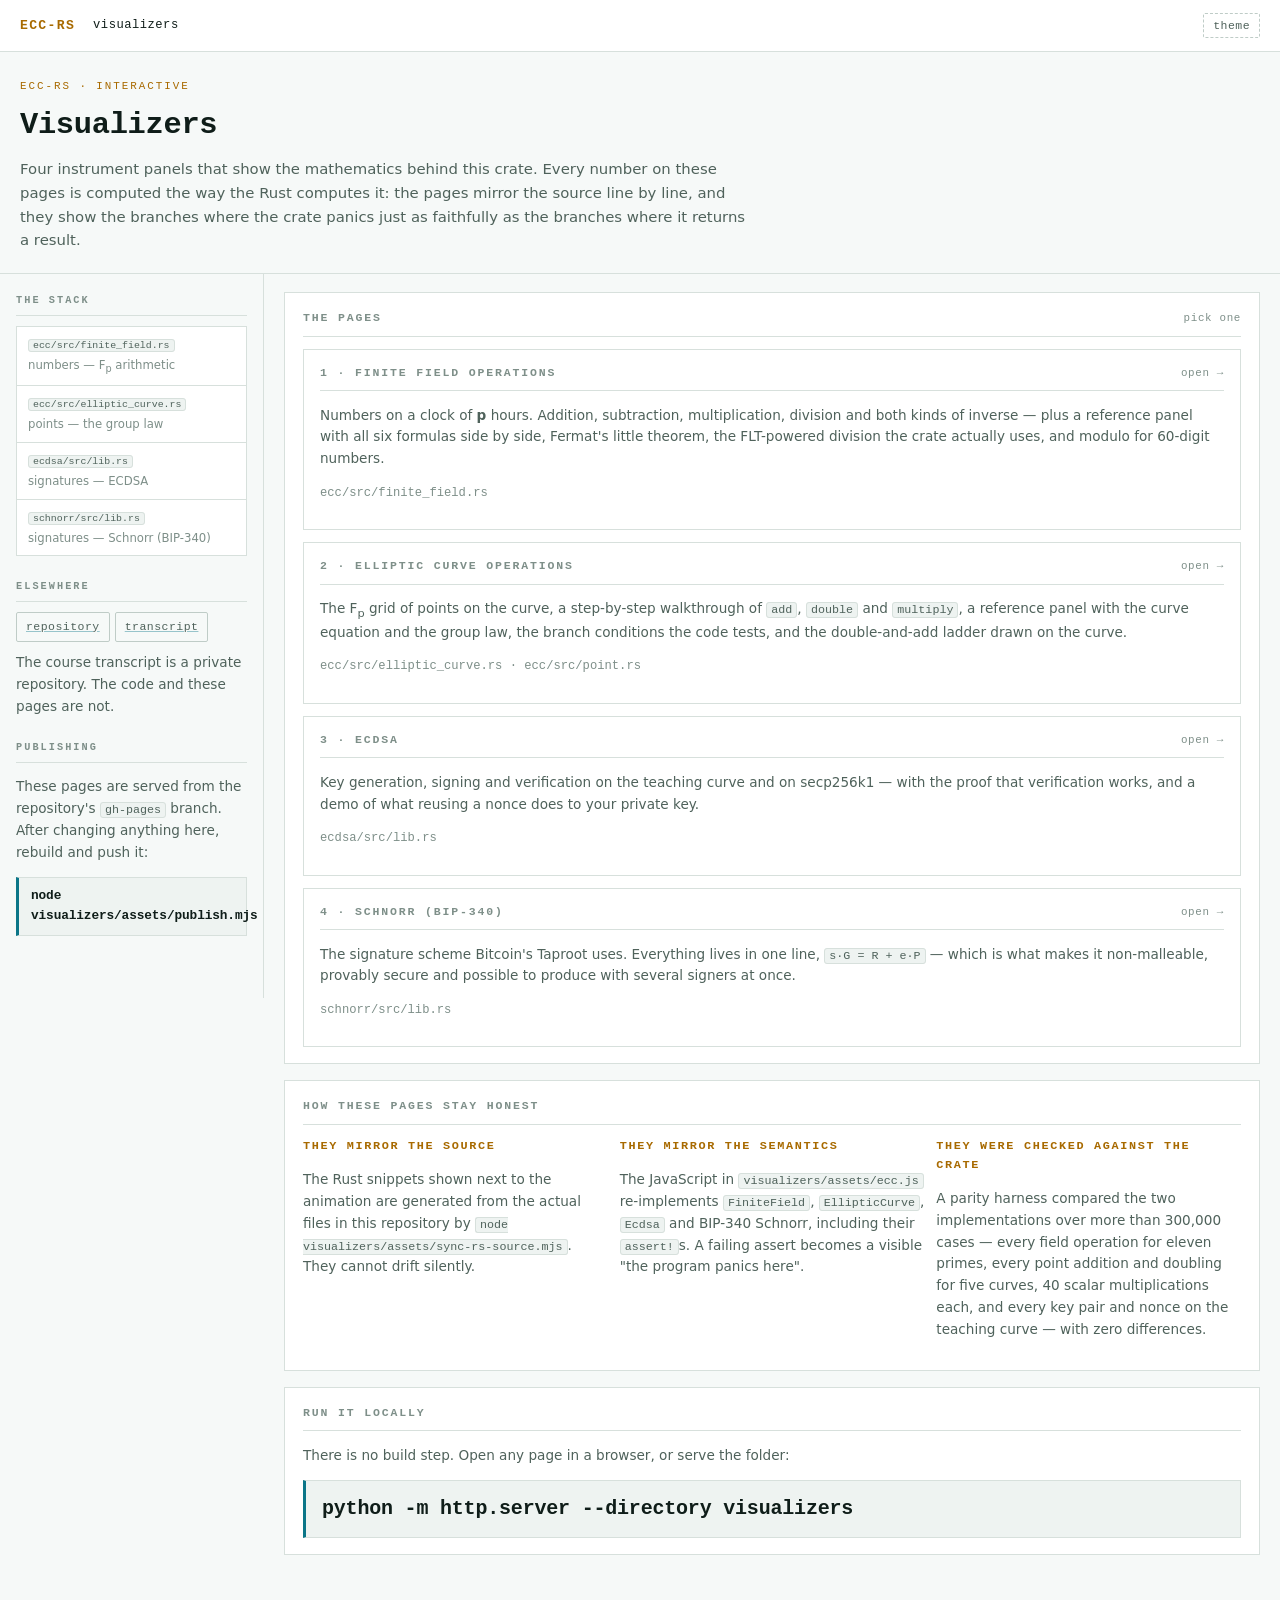
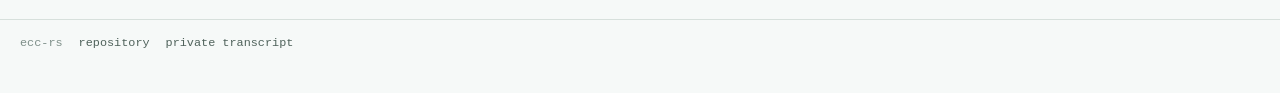
<file: index.html>
<!doctype html>
<html lang="en">
<head>
<meta charset="utf-8">
<meta name="viewport" content="width=device-width, initial-scale=1, viewport-fit=cover">
<title>ecc-rs visualizers</title>
<link rel="icon" href="data:image/svg+xml,<svg xmlns=%22http://www.w3.org/2000/svg%22 viewBox=%220 0 100 100%22><text y=%22.9em%22 font-size=%2290%22>◈</text></svg>">
<link rel="stylesheet" href="assets/app.css">
</head>
<body>

<header class="masthead">
  <div class="brand"><b>ECC-RS</b></div>
  <nav class="crumbs"><em>visualizers</em></nav>
  <button class="chip ghost theme-btn" id="theme" type="button">theme</button>
</header>

<section class="title">
  <p class="kicker">ecc-rs · interactive</p>
  <h1>Visualizers</h1>
  <p class="lead">
    Four instrument panels that show the mathematics behind this crate. Every number on these
    pages is computed the way the Rust computes it: the pages mirror the source line by line, and
    they show the branches where the crate panics just as faithfully as the branches where it
    returns a result.
  </p>
</section>

<div class="frame">
  <aside class="rail">
    <section class="rail-group">
      <h2>the stack</h2>
      <div class="checks" style="grid-template-columns:1fr">
        <div class="check">
          <div class="name"><code>ecc/src/finite_field.rs</code></div>
          <div class="detail">numbers — F<sub>p</sub> arithmetic</div>
        </div>
        <div class="check">
          <div class="name"><code>ecc/src/elliptic_curve.rs</code></div>
          <div class="detail">points — the group law</div>
        </div>
        <div class="check">
          <div class="name"><code>ecdsa/src/lib.rs</code></div>
          <div class="detail">signatures — ECDSA</div>
        </div>
        <div class="check">
          <div class="name"><code>schnorr/src/lib.rs</code></div>
          <div class="detail">signatures — Schnorr (BIP-340)</div>
        </div>
      </div>
    </section>

    <section class="rail-group">
      <h2>elsewhere</h2>
      <div class="chips">
        <a class="chip" href="https://github.com/leodyversemilla07/ecc-rs">repository</a>
        <a class="chip" href="https://github.com/leodyversemilla07/ecc-rs-transcript">transcript</a>
      </div>
      <p class="cap" style="margin-top:10px">The course transcript is a private repository. The code
      and these pages are not.</p>
    </section>

    <section class="rail-group">
      <h2>publishing</h2>
      <p class="cap">These pages are served from the repository's <code>gh-pages</code> branch. After
      changing anything here, rebuild and push it:</p>
      <div class="readout" style="margin-top:8px;border-left-color:var(--cyan);padding:8px 12px">
        <div class="expr" style="font-size:.8rem">node visualizers/assets/publish.mjs</div>
      </div>
    </section>
  </aside>

  <main class="canvas">

    <section class="panel">
      <div class="panel-h"><span>the pages</span><span class="note">pick one</span></div>
      <div style="display:grid;gap:12px">

        <a class="panel" href="finite-field.html" style="text-decoration:none;color:inherit;display:block;padding:14px 16px">
          <div class="panel-h"><span>1 · finite field operations</span><span class="note">open →</span></div>
          <p class="cap">Numbers on a clock of <b>p</b> hours. Addition, subtraction, multiplication,
          division and both kinds of inverse — plus a reference panel with all six formulas
          side by side, Fermat's little theorem, the FLT-powered division the crate actually uses,
          and modulo for 60-digit numbers.</p>
          <p class="cap mono" style="margin-top:8px;color:var(--fg-faint)">ecc/src/finite_field.rs</p>
        </a>

        <a class="panel" href="point-arithmetic.html" style="text-decoration:none;color:inherit;display:block;padding:14px 16px">
          <div class="panel-h"><span>2 · elliptic curve operations</span><span class="note">open →</span></div>
          <p class="cap">The F<sub>p</sub> grid of points on the curve, a step-by-step walkthrough of
          <code>add</code>, <code>double</code> and <code>multiply</code>, a reference panel with
          the curve equation and the group law, the branch conditions the code tests, and the
          double-and-add ladder drawn on the curve.</p>
          <p class="cap mono" style="margin-top:8px;color:var(--fg-faint)">ecc/src/elliptic_curve.rs · ecc/src/point.rs</p>
        </a>

        <a class="panel" href="ecdsa.html" style="text-decoration:none;color:inherit;display:block;padding:14px 16px">
          <div class="panel-h"><span>3 · ECDSA</span><span class="note">open →</span></div>
          <p class="cap">Key generation, signing and verification on the teaching curve and on
          secp256k1 — with the proof that verification works, and a demo of what reusing a nonce does
          to your private key.</p>
          <p class="cap mono" style="margin-top:8px;color:var(--fg-faint)">ecdsa/src/lib.rs</p>
        </a>

        <a class="panel" href="schnorr.html" style="text-decoration:none;color:inherit;display:block;padding:14px 16px">
          <div class="panel-h"><span>4 · Schnorr (BIP-340)</span><span class="note">open →</span></div>
          <p class="cap">The signature scheme Bitcoin's Taproot uses. Everything lives in one line,
          <code>s·G = R + e·P</code> — which is what makes it non-malleable, provably secure and
          possible to produce with several signers at once.</p>
          <p class="cap mono" style="margin-top:8px;color:var(--fg-faint)">schnorr/src/lib.rs</p>
        </a>

      </div>
    </section>

    <section class="panel">
      <div class="panel-h"><span>how these pages stay honest</span></div>
      <div class="grid-3">
        <div>
          <h3>they mirror the source</h3>
          <p class="cap">The Rust snippets shown next to the animation are generated from the actual
          files in this repository by <code>node visualizers/assets/sync-rs-source.mjs</code>. They
          cannot drift silently.</p>
        </div>
        <div>
          <h3>they mirror the semantics</h3>
          <p class="cap">The JavaScript in <code>visualizers/assets/ecc.js</code> re-implements
          <code>FiniteField</code>, <code>EllipticCurve</code>, <code>Ecdsa</code> and BIP-340
          Schnorr, including their <code>assert!</code>s. A failing assert becomes a visible "the
          program panics here".</p>
        </div>
        <div>
          <h3>they were checked against the crate</h3>
          <p class="cap">A parity harness compared the two implementations over more than 300,000
          cases — every field operation for eleven primes, every point addition and doubling for five
          curves, 40 scalar multiplications each, and every key pair and nonce on the teaching curve —
          with zero differences.</p>
        </div>
      </div>
    </section>

    <section class="panel">
      <div class="panel-h"><span>run it locally</span></div>
      <p class="cap">There is no build step. Open any page in a browser, or serve the folder:</p>
      <div class="readout" style="margin-top:12px;border-left-color:var(--cyan)">
        <div class="expr">python -m http.server --directory visualizers</div>
      </div>
    </section>

  </main>
</div>

<footer class="foot">
  <span>ecc-rs</span>
  <a href="https://github.com/leodyversemilla07/ecc-rs">repository</a>
  <a href="https://github.com/leodyversemilla07/ecc-rs-transcript">private transcript</a>
</footer>

<script>
(function () {
  'use strict';
  const $ = (s) => document.querySelector(s);
  try {
    const saved = localStorage.getItem('ecc-theme');
    if (saved) document.documentElement.setAttribute('data-theme', saved);
  } catch (err) { /* ignore */ }
  $('#theme').addEventListener('click', () => {
    const cur = document.documentElement.getAttribute('data-theme');
    const next = cur === 'dark' ? 'light' : 'dark';
    document.documentElement.setAttribute('data-theme', next);
    try { localStorage.setItem('ecc-theme', next); } catch (err) { /* ignore */ }
  });
}());
</script>
</body>
</html>
</file>
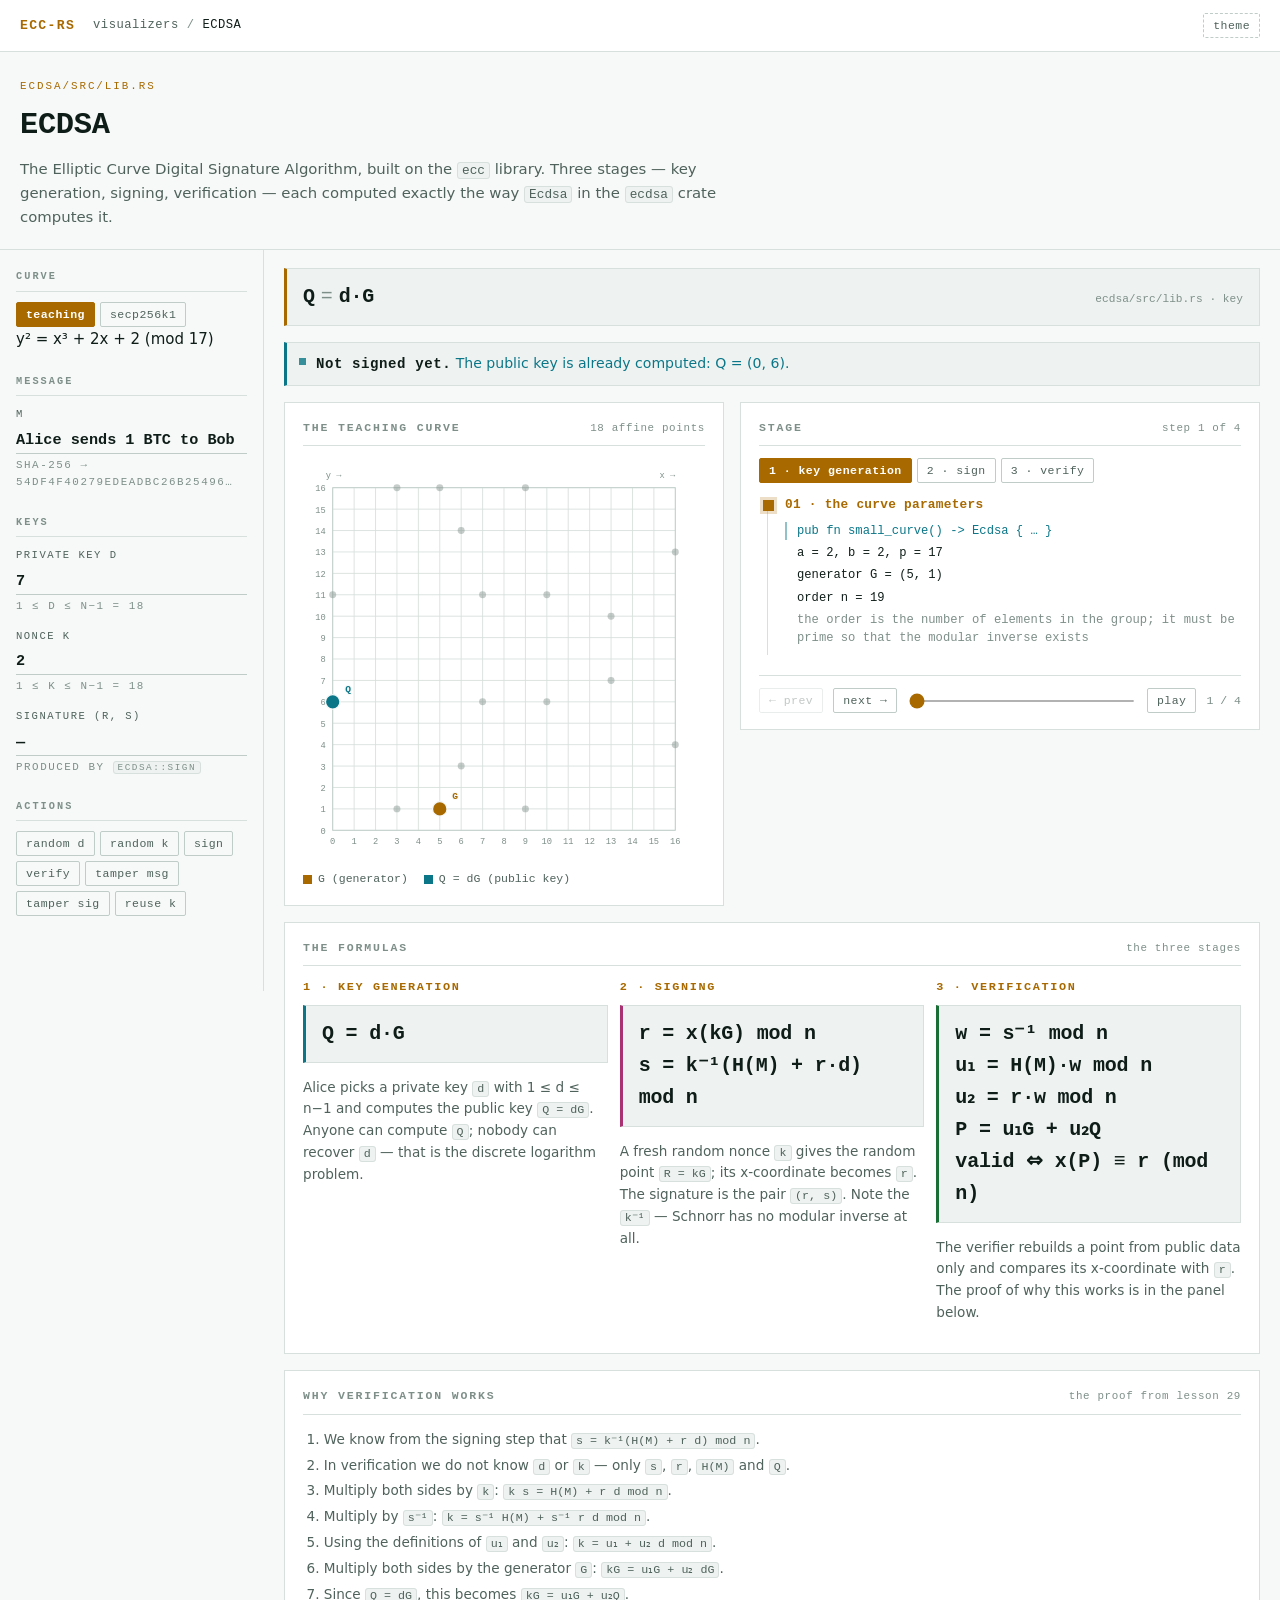
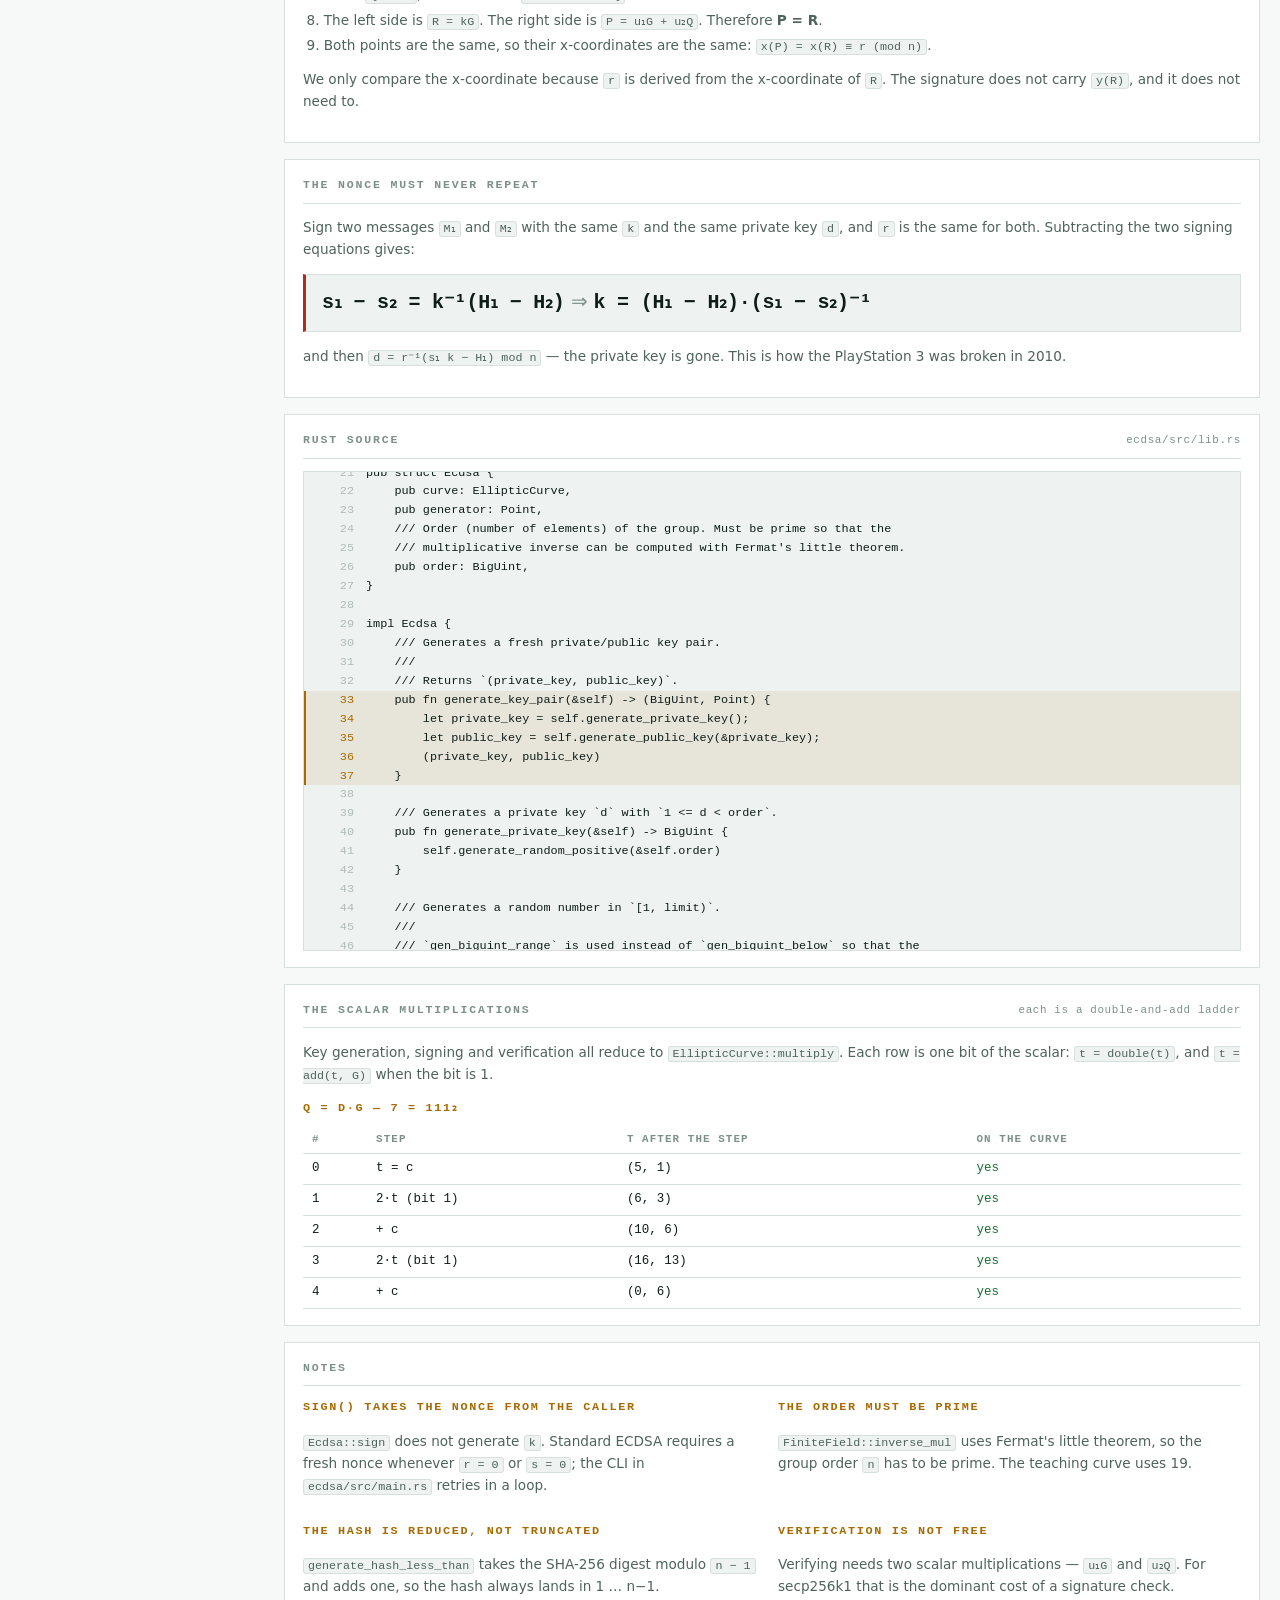
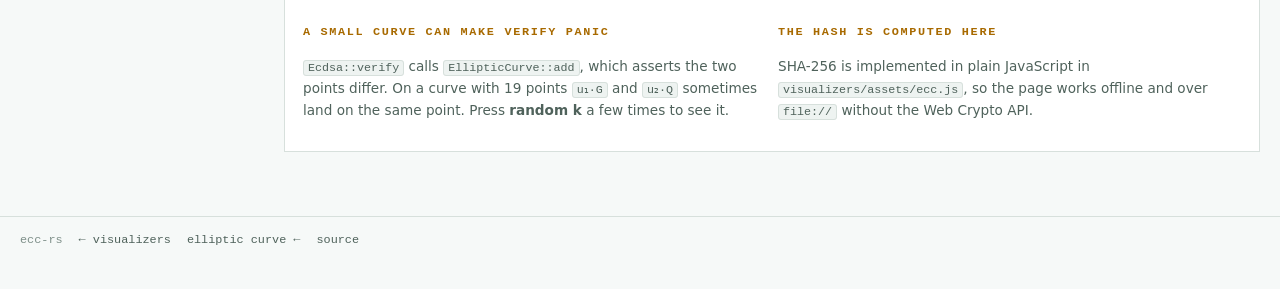
<file: ecdsa.html>
<!doctype html>
<html lang="en">
<head>
<meta charset="utf-8">
<meta name="viewport" content="width=device-width, initial-scale=1, viewport-fit=cover">
<title>ECDSA — ecc-rs visualizers</title>
<link rel="icon" href="data:image/svg+xml,<svg xmlns=%22http://www.w3.org/2000/svg%22 viewBox=%220 0 100 100%22><text y=%22.9em%22 font-size=%2290%22>◈</text></svg>">
<link rel="stylesheet" href="assets/app.css">
</head>
<body>

<header class="masthead">
  <div class="brand"><b>ECC-RS</b></div>
  <nav class="crumbs"><a href="index.html">visualizers</a> / <em>ECDSA</em></nav>
  <button class="chip ghost theme-btn" id="theme" type="button">theme</button>
</header>

<section class="title">
  <p class="kicker">ecdsa/src/lib.rs</p>
  <h1>ECDSA</h1>
  <p class="lead">
    The Elliptic Curve Digital Signature Algorithm, built on the <code>ecc</code> library. Three
    stages — key generation, signing, verification — each computed exactly the way
    <code>Ecdsa</code> in the <code>ecdsa</code> crate computes it.
  </p>
</section>

<div class="frame">
  <!-- ── control rail ──────────────────────────────────────────────── -->
  <aside class="rail">
    <section class="rail-group">
      <h2>curve</h2>
      <div class="chips">
        <button class="chip" data-curve="small" aria-pressed="true">teaching</button>
        <button class="chip" data-curve="secp" aria-pressed="false">secp256k1</button>
      </div>
      <span class="hint" id="curvehint"></span>
    </section>

    <section class="rail-group">
      <h2>message</h2>
      <label class="fld">
        <span>M</span>
        <input id="msg" type="text" autocomplete="off" value="Alice sends 1 BTC to Bob">
        <span class="hint" id="msghint"></span>
      </label>
    </section>

    <section class="rail-group">
      <h2>keys</h2>
      <label class="fld">
        <span>private key d</span>
        <input id="din" type="number" min="1" step="1" value="7">
        <span class="hint" id="dhint"></span>
      </label>
      <label class="fld">
        <span>nonce k</span>
        <input id="kin" type="number" min="1" step="1" value="2">
        <span class="hint" id="khint"></span>
      </label>
      <label class="fld">
        <span>signature (r, s)</span>
        <input id="sin" type="text" autocomplete="off" value="—" readonly>
        <span class="hint" id="shint">produced by <code>Ecdsa::sign</code></span>
      </label>
    </section>

    <section class="rail-group">
      <h2>actions</h2>
      <div class="chips">
        <button class="chip" data-act="rand-d">random d</button>
        <button class="chip" data-act="rand-k">random k</button>
        <button class="chip" data-act="sign">sign</button>
        <button class="chip" data-act="verify">verify</button>
        <button class="chip" data-act="tamper-msg">tamper msg</button>
        <button class="chip" data-act="tamper-sig">tamper sig</button>
        <button class="chip" data-act="reuse">reuse k</button>
      </div>
    </section>

    <div class="err" id="err" role="alert"></div>
  </aside>

  <!-- ── canvas ───────────────────────────────────────────────────── -->
  <main class="canvas">

    <div class="readout">
      <div class="expr" id="eq"></div>
      <div class="src" id="src"></div>
    </div>
    <div id="msgbox"></div>

    <div class="split">
      <section class="panel figure">
        <div class="panel-h"><span id="curveTitle">the teaching curve</span><span class="note" id="pointCount"></span></div>
        <svg id="grid" viewBox="0 0 460 460" role="img" aria-label="Points on the curve used in the signature"></svg>
        <div class="legend" id="legend"></div>
      </section>

      <section class="panel">
        <div class="panel-h"><span>stage</span><span class="note" id="progress"></span></div>
        <div class="chips" style="margin-bottom:12px">
          <button class="chip" data-stage="key" aria-pressed="true">1 · key generation</button>
          <button class="chip" data-stage="sign" aria-pressed="false">2 · sign</button>
          <button class="chip" data-stage="verify" aria-pressed="false">3 · verify</button>
        </div>
        <div class="log log--reveal" id="steps"></div>
        <div class="stepper">
          <button class="chip" id="prev" type="button">← prev</button>
          <button class="chip" id="next" type="button">next →</button>
          <input id="range" type="range" min="0" max="1" value="0" aria-label="Walkthrough step">
          <button class="chip" id="play" type="button">play</button>
          <span class="count" id="count"></span>
        </div>
      </section>
    </div>

    <section class="panel" id="formulas">
      <div class="panel-h"><span>the formulas</span><span class="note">the three stages</span></div>
      <div class="grid-3">
        <div>
          <h3>1 · key generation</h3>
          <div class="readout" style="border-left-color:var(--cyan);margin-bottom:8px"><div class="expr">Q = d·G</div></div>
          <p class="cap">Alice picks a private key <code>d</code> with 1 ≤ d ≤ n−1 and computes the
          public key <code>Q = dG</code>. Anyone can compute <code>Q</code>; nobody can recover
          <code>d</code> — that is the discrete logarithm problem.</p>
        </div>
        <div>
          <h3>2 · signing</h3>
          <div class="readout" style="border-left-color:var(--rose);margin-bottom:8px"><div class="expr">r = x(kG) mod n<br>s = k⁻¹(H(M) + r·d) mod n</div></div>
          <p class="cap">A fresh random nonce <code>k</code> gives the random point <code>R = kG</code>;
          its x-coordinate becomes <code>r</code>. The signature is the pair <code>(r, s)</code>.
          Note the <code>k⁻¹</code> — Schnorr has no modular inverse at all.</p>
        </div>
        <div>
          <h3>3 · verification</h3>
          <div class="readout" style="border-left-color:var(--good);margin-bottom:8px"><div class="expr">w = s⁻¹ mod n<br>u₁ = H(M)·w mod n<br>u₂ = r·w mod n<br>P = u₁G + u₂Q<br>valid ⇔ x(P) ≡ r (mod n)</div></div>
          <p class="cap">The verifier rebuilds a point from public data only and compares its
          x-coordinate with <code>r</code>. The proof of why this works is in the panel below.</p>
        </div>
      </div>
    </section>

    <section class="panel" id="why-verification">
      <div class="panel-h"><span>why verification works</span><span class="note">the proof from lesson 29</span></div>
      <ol class="cap" style="margin:0;padding-left:1.3rem;line-height:1.9">
        <li>We know from the signing step that <code>s = k⁻¹(H(M) + r d) mod n</code>.</li>
        <li>In verification we do not know <code>d</code> or <code>k</code> — only <code>s</code>,
        <code>r</code>, <code>H(M)</code> and <code>Q</code>.</li>
        <li>Multiply both sides by <code>k</code>: <code>k s = H(M) + r d mod n</code>.</li>
        <li>Multiply by <code>s⁻¹</code>: <code>k = s⁻¹ H(M) + s⁻¹ r d mod n</code>.</li>
        <li>Using the definitions of <code>u₁</code> and <code>u₂</code>: <code>k = u₁ + u₂ d mod n</code>.</li>
        <li>Multiply both sides by the generator <code>G</code>: <code>kG = u₁G + u₂ dG</code>.</li>
        <li>Since <code>Q = dG</code>, this becomes <code>kG = u₁G + u₂Q</code>.</li>
        <li>The left side is <code>R = kG</code>. The right side is <code>P = u₁G + u₂Q</code>.
        Therefore <b>P = R</b>.</li>
        <li>Both points are the same, so their x-coordinates are the same:
        <code>x(P) = x(R) ≡ r (mod n)</code>.</li>
      </ol>
      <p class="cap" style="margin-top:10px">We only compare the x-coordinate because <code>r</code> is
      derived from the x-coordinate of <code>R</code>. The signature does not carry <code>y(R)</code>,
      and it does not need to.</p>
    </section>

    <section class="panel" id="nonce-reuse">
      <div class="panel-h"><span>the nonce must never repeat</span></div>
      <p class="cap">Sign two messages <code>M₁</code> and <code>M₂</code> with the same <code>k</code>
      and the same private key <code>d</code>, and <code>r</code> is the same for both. Subtracting the
      two signing equations gives:</p>
      <div class="readout" style="border-left-color:var(--bad);margin:12px 0">
        <div class="expr">s₁ − s₂ = k⁻¹(H₁ − H₂)<span class="op">⇒</span>k = (H₁ − H₂)·(s₁ − s₂)⁻¹</div>
      </div>
      <p class="cap">and then <code>d = r⁻¹(s₁ k − H₁) mod n</code> — the private key is gone. This is
      how the PlayStation 3 was broken in 2010.</p>
      <div id="reuse-out" style="margin-top:12px"></div>
    </section>

    <section class="panel">
      <div class="panel-h"><span>rust source</span><span class="note">ecdsa/src/lib.rs</span></div>
      <div class="listing" id="rs"></div>
    </section>

    <section class="panel" id="scalar-mults">
      <div class="panel-h"><span>the scalar multiplications</span><span class="note">each is a double-and-add ladder</span></div>
      <p class="cap">Key generation, signing and verification all reduce to
      <code>EllipticCurve::multiply</code>. Each row is one bit of the scalar:
      <code>t = double(t)</code>, and <code>t = add(t, G)</code> when the bit is 1.</p>
      <div class="tw" id="ladder-table" style="margin-top:10px"></div>
    </section>

    <section class="panel" id="notes">
      <div class="panel-h"><span>notes</span></div>
      <div class="grid-2">
        <div>
          <h3>sign() takes the nonce from the caller</h3>
          <p class="cap"><code>Ecdsa::sign</code> does not generate <code>k</code>. Standard ECDSA
          requires a fresh nonce whenever <code>r = 0</code> or <code>s = 0</code>; the CLI in
          <code>ecdsa/src/main.rs</code> retries in a loop.</p>
        </div>
        <div>
          <h3>the order must be prime</h3>
          <p class="cap"><code>FiniteField::inverse_mul</code> uses Fermat's little theorem, so the
          group order <code>n</code> has to be prime. The teaching curve uses 19.</p>
        </div>
        <div>
          <h3>the hash is reduced, not truncated</h3>
          <p class="cap"><code>generate_hash_less_than</code> takes the SHA-256 digest modulo
          <code>n − 1</code> and adds one, so the hash always lands in 1 … n−1.</p>
        </div>
        <div>
          <h3>verification is not free</h3>
          <p class="cap">Verifying needs two scalar multiplications — <code>u₁G</code> and
          <code>u₂Q</code>. For secp256k1 that is the dominant cost of a signature check.</p>
        </div>
        <div>
          <h3>a small curve can make verify panic</h3>
          <p class="cap"><code>Ecdsa::verify</code> calls <code>EllipticCurve::add</code>, which
          asserts the two points differ. On a curve with 19 points <code>u₁·G</code> and
          <code>u₂·Q</code> sometimes land on the same point. Press <b>random k</b> a few times to
          see it.</p>
        </div>
        <div>
          <h3>the hash is computed here</h3>
          <p class="cap">SHA-256 is implemented in plain JavaScript in
          <code>visualizers/assets/ecc.js</code>, so the page works offline and over
          <code>file://</code> without the Web Crypto API.</p>
        </div>
      </div>
    </section>

  </main>
</div>

<footer class="foot">
  <span>ecc-rs</span>
  <a href="index.html">← visualizers</a>
  <a href="point-arithmetic.html">elliptic curve ←</a>
  <a href="https://github.com/leodyversemilla07/ecc-rs">source</a>
</footer>

<script src="assets/rust-source.js"></script>
<script src="assets/ecc.js"></script>
<script>
(function () {
  'use strict';

  const {
    ec, traceMultiply, rsView, mod, modPow, pt, ptText, IDENTITY, ecdsa: ECDSA,
  } = ECC;

  const $ = (s) => document.querySelector(s);

  const state = {
    curveKey: 'small',
    stage: 'key',
    step: 0,
    timer: null,
    message: 'Alice sends 1 BTC to Bob',
    d: 7n,
    k: 2n,
    hash: null,
    signature: null,
    publicKey: null,
    signSteps: [],
    verifySteps: [],
    keySteps: [],
    verifyResult: null,
    verifyPanic: null,
  };

  const ctx = () => (state.curveKey === 'small' ? ECDSA.smallCurve() : ECDSA.secp256k1());

  /** The step index that was on screen last, so the new one can animate in. */
  let revealedStep = -1;

  function fmt(x) {
    if (x === null || x === undefined) return '—';
    if (x < 1000000n) return x.toString();
    return `0x${x.toString(16)}`;
  }

  function fmtPoint(q) {
    return q === IDENTITY ? 'Identity (∞)' : `(${fmt(q.x)}, ${fmt(q.y)})`;
  }

  function showError(msg) { $('#err').textContent = msg || ''; }

  /* ── stages ───────────────────────────────────────────────────────── */

  function buildKeySteps() {
    const c = ctx();
    const line = (tone, s) => ({ tone, s });
    const steps = [];
    const push = (t, l) => steps.push({ title: t, lines: l });

    push('the curve parameters', [
      line('code', 'pub fn small_curve() -> Ecdsa { … }'),
      line('calc', `a = ${c.curve.a}, b = ${c.curve.b}, p = ${c.curve.p}`),
      line('calc', `generator G = ${fmtPoint(c.generator)}`),
      line('calc', `order n = ${fmt(c.order)}`),
      line('dim', 'the order is the number of elements in the group; it must be prime so that the modular inverse exists'),
    ]);

    push('generate_private_key', [
      line('code', 'pub fn generate_private_key(&self) -> BigUint { self.generate_random_positive(&self.order) }'),
      line('calc', `a random number in 1 … n−1. Here we use d = ${state.d}`),
      line('dim', `d < n → ${state.d} < ${fmt(c.order)} ✓`),
    ]);

    push('generate_public_key — Q = d·G', [
      line('code', 'pub fn generate_public_key(&self, private_key: &BigUint) -> Point { self.curve.multiply(private_key, &self.generator) }'),
      line('calc', `Q = ${fmt(state.d)} · G = ${fmtPoint(state.publicKey)}`),
      line('dim', 'the same double-and-add ladder as the point arithmetic page'),
    ]);

    push('why nobody can recover d', [
      line('dim', 'Q = dG is a one-way function: computing Q from d is easy, recovering d from Q is the discrete logarithm problem'),
      line('dim', 'for the teaching curve the group has only 19 elements, so brute force is trivial — that is exactly why it is only a teaching curve'),
    ]);

    return steps;
  }

  function buildSignSteps() {
    const c = ctx();
    const line = (tone, s) => ({ tone, s });
    const steps = [];
    const push = (t, l) => steps.push({ title: t, lines: l });
    const h = state.hash;

    push('the message becomes a number', [
      line('code', 'let hash = Ecdsa::generate_hash_less_than(&message, &self.order);'),
      line('calc', `SHA-256("${state.message}") = ${ECC.bytesToHex(ECC.sha256(state.message))}`),
      line('calc', `that 256-bit number mod (n − 1) = ${fmt(c.order - 1n)}, then + 1`),
      line('ok', `H(M) = ${fmt(h)}`),
      line('dim', 'the result always lands in 1 … n−1, so the assert!(hash < order) can never fire'),
    ]);

    push('the nonce', [
      line('code', 'let k = self.generate_random_positive(&self.order);'),
      line('calc', `k = ${fmt(state.k)}`),
      line('dim', 'a fresh nonce for every signature — reusing it would reveal the private key'),
    ]);

    push('R = k·G', [
      line('code', 'let random_point = self.curve.multiply(k, &self.generator);'),
      line('calc', `R = ${fmtPoint(state.signature.R)}`),
      line('dim', 'double-and-add, exactly the ladder below'),
    ]);

    push('r = x(R) mod n', [
      line('code', 'Point::Coordinate(x, _) => x % &self.order'),
      line('calc', `x(R) = ${fmt(state.signature.R.x)}`),
      line('ok', `r = ${fmt(state.signature.r)}`),
    ]);

    push('s = k⁻¹ (H(M) + r·d) mod n', [
      line('code', 'let d_times_r = FiniteField::mul(private_key, &r, &self.order);'),
      line('code', 'let hash_plus_d_times_r = FiniteField::add(hash, &d_times_r, &self.order);'),
      line('code', 'let k_inverse = FiniteField::inverse_mul(k, &self.order);'),
      line('code', 'let s = FiniteField::mul(&hash_plus_d_times_r, &k_inverse, &self.order);'),
      line('calc', `d·r mod n = ${fmt(mod(state.d * state.signature.r, c.order))}`),
      line('calc', `H(M) + d·r mod n = ${fmt(mod(h + state.d * state.signature.r, c.order))}`),
      line('calc', `k⁻¹ = k^(n−2) mod n = ${fmt(modPow(state.k, c.order - 2n, c.order))}`),
      line('ok', `s = ${fmt(state.signature.s)}`),
    ]);

    push('the signature', [
      line('code', '(r, s)'),
      line('ok', `signature = (${fmt(state.signature.r)}, ${fmt(state.signature.s)})`),
      line('dim', 'if r = 0 or s = 0 the caller must pick a new k and try again'),
    ]);

    return steps;
  }

  function buildVerifySteps() {
    const c = ctx();
    const line = (tone, s) => ({ tone, s });
    const steps = [];
    const push = (t, l) => steps.push({ title: t, lines: l });

    if (!state.signature || !state.verifyResult) {
      push('nothing to verify', [line('dim', 'press "sign" first')]);
      return steps;
    }

    const v = state.verifyResult;
    const r = state.signature.r;
    const s = state.signature.s;

    push('the inputs are all public', [
      line('calc', `H(M) = ${fmt(state.hash)}`),
      line('calc', `Q = ${fmtPoint(state.publicKey)}   (the public key)`),
      line('calc', `(r, s) = (${fmt(r)}, ${fmt(s)})   (the signature)`),
      line('dim', 'the verifier never sees d or k'),
    ]);

    push('w = s⁻¹ mod n', [
      line('code', 'let s_inverse = FiniteField::inverse_mul(s, &self.order);'),
      line('calc', `w = ${fmt(v.sInv)}`),
    ]);

    push('u₁ = H(M)·w mod n', [
      line('code', 'let u1 = FiniteField::mul(hash, &s_inverse, &self.order);'),
      line('calc', `u₁ = ${fmt(v.u1)}`),
    ]);

    push('u₂ = r·w mod n', [
      line('code', 'let u2 = FiniteField::mul(r, &s_inverse, &self.order);'),
      line('calc', `u₂ = ${fmt(v.u2)}`),
    ]);

    push('u₁·G', [
      line('code', 'let u1_generator = self.curve.multiply(&u1, &self.generator);'),
      line('calc', `u₁G = ${fmtPoint(v.u1G)}`),
    ]);

    push('u₂·Q', [
      line('code', 'let u2_public_key = self.curve.multiply(&u2, public_key);'),
      line('calc', `u₂Q = ${fmtPoint(v.u2Q)}`),
    ]);

    push('P = u₁G + u₂Q', [
      line('code', 'let p = self.curve.add(&u1_generator, &u2_public_key);'),
      line('calc', `P = ${fmtPoint(v.P)}`),
      line('dim', 'this is the point R = kG that Alice computed during signing — the verifier rebuilds it from public data only'),
    ]);

    push('the verdict', [
      line('code', 'match p { Point::Coordinate(x, _) => (x % &self.order) == *r, Point::Identity => false }'),
      v.P === IDENTITY
        ? line('bad', 'P is the identity, so there is no x-coordinate — verification returns false')
        : line(v.valid ? 'ok' : 'bad', `x(P) mod n = ${fmt(v.P.x % c.order)}  vs  r = ${fmt(r)}  →  ${v.valid ? 'VALID ✓' : 'INVALID ✗'}`),
    ]);

    return steps;
  }

  /**
   * `Ecdsa::verify` calls `EllipticCurve::add`, which asserts that the two
   * points differ. On the teaching curve u₁·G and u₂·Q sometimes land on the
   * same point, and the crate panics instead of returning false.
   */
  function buildPanicSteps(message) {
    const c = ctx();
    const line = (tone, s) => ({ tone, s });
    return [{
      title: 'the verification step panicked',
      lines: [
        line('code', 'let p = self.curve.add(&u1_generator, &u2_public_key);'),
        line('bad', `assert! failed: ${message}`),
        line('dim', `on ${c.name} the group has only ${c.isReal ? '19' : 'a huge number of'} elements, so u₁·G and u₂·Q sometimes land on the very same point`),
        line('dim', '`EllipticCurve::add` refuses to add a point to itself, and `Ecdsa::verify` does not guard against it — the Rust program panics instead of returning false'),
        line('dim', 'pick another nonce k and try again'),
      ],
    }];
  }

  /* ── actions ──────────────────────────────────────────────────────── */

  function doSign() {
    const c = ctx();
    try {
      const res = ECDSA.sign(c, state.hash, state.d, state.k);
      state.signature = { r: res.r, s: res.s, R: res.R };
      state.signSteps = buildSignSteps();
      state.verifyResult = null;
      state.verifyPanic = null;
      state.verifySteps = [];
      $('#sin').value = `${res.r}, ${res.s}`;
      $('#shint').textContent = `r = ${fmt(res.r)}, s = ${fmt(res.s)}`;
      showError('');
      state.stage = 'sign';
      state.step = 0;
      render();
      return true;
    } catch (err) {
      showError(err.message || String(err));
      return false;
    }
  }

  function doVerify() {
    const c = ctx();
    if (!state.signature) { showError('Sign first.'); return; }
    try {
      const v = ECDSA.verify(c, state.hash, state.publicKey, [state.signature.r, state.signature.s]);
      state.verifyResult = v;
      state.verifyPanic = null;
      state.verifySteps = buildVerifySteps();
      showError('');
    } catch (err) {
      state.verifyResult = null;
      state.verifyPanic = err.message || String(err);
      state.verifySteps = buildPanicSteps(state.verifyPanic);
      showError(state.verifyPanic);
    }
    state.stage = 'verify';
    state.step = 0;
    render();
  }

  function recomputeAll() {
    const c = ctx();
    const digest = ECC.sha256(state.message);
    state.hash = ECDSA.generateHashLessThan(state.message, c.order);
    try {
      state.publicKey = ECDSA.publicKey(c, state.d);
    } catch (err) {
      state.publicKey = null;
    }
    state.keySteps = buildKeySteps();
    if (state.signature) {
      state.signSteps = buildSignSteps();
      try {
        state.verifyResult = ECDSA.verify(c, state.hash, state.publicKey, [state.signature.r, state.signature.s]);
        state.verifyPanic = null;
        state.verifySteps = buildVerifySteps();
      } catch (err) {
        state.verifyResult = null;
        state.verifyPanic = err.message || String(err);
        state.verifySteps = buildPanicSteps(state.verifyPanic);
      }
    }
    void digest;
  }

  /* ── grid ─────────────────────────────────────────────────────────── */

  function renderGrid() {
    const c = ctx();
    if (!c.isReal) {
      $('#grid').innerHTML = '<text x="230" y="215" text-anchor="middle" class="g-text" style="font-size:12px">secp256k1 has no small grid to draw —</text>'
        + '<text x="230" y="236" text-anchor="middle" class="g-text" style="font-size:12px">its field has 2²⁵⁶ elements.</text>';
      return;
    }

    const p = Number(c.curve.p);
    const W = 460;
    const pad = 34;
    const size = W - pad * 2;
    const step = size / (p - 1);
    const X = (x) => pad + Number(x) * step;
    const Y = (y) => pad + (p - 1 - Number(y)) * step;

    let s = '';
    for (let i = 0; i < p; i += 1) {
      s += `<line x1="${X(i)}" y1="${pad}" x2="${X(i)}" y2="${pad + size}" class="g-line"/>`;
      s += `<line x1="${pad}" y1="${Y(i)}" x2="${pad + size}" y2="${Y(i)}" class="g-line"/>`;
    }
    s += `<rect x="${pad}" y="${pad}" width="${size}" height="${size}" fill="none" class="g-axis"/>`;

    const ticks = new Set([0, p - 1]);
    for (let i = 1; i < p - 1; i += 1) ticks.add(i);
    for (const t of ticks) {
      s += `<text x="${X(t)}" y="${pad + size + 16}" text-anchor="middle" class="g-text">${t}</text>`;
      s += `<text x="${pad - 8}" y="${Y(t) + 4}" text-anchor="end" class="g-text">${t}</text>`;
    }
    s += `<text x="${pad + size}" y="${pad - 11}" text-anchor="end" class="g-text">x →</text>`;
    s += `<text x="${pad - 8}" y="${pad - 11}" text-anchor="start" class="g-text">y →</text>`;

    const points = ec.enumerate(c.curve);
    const dotR = Math.max(2, Math.min(4, (step * 0.2)));
    for (const q of points) s += `<circle cx="${X(q.x)}" cy="${Y(q.y)}" r="${dotR}" class="g-dot"/>`;

    const mr = Math.max(5.5, Math.min(9, (step * 0.34)));
    const marks = [];
    const add = (q, label, color, cls) => {
      if (!q || q === IDENTITY) return;
      marks.push({ q, label, color, cls });
    };

    add(c.generator, 'G', 'var(--accent)', 'g');
    add(state.publicKey, 'Q', 'var(--cyan)', 'p');
    if (state.signature) add(state.signature.R, 'R', 'var(--rose)', 'q');
    if (state.verifyResult) {
      add(state.verifyResult.u1G, 'u₁G', 'var(--rose)', 'u1');
      add(state.verifyResult.u2Q, 'u₂Q', 'var(--cyan)', 'u2');
      add(state.verifyResult.P, 'P', 'var(--good)', 'r');
    }

    const placed = [];
    for (const m of marks) {
      let dx = mr + 6;
      let dy = -mr - 3;
      while (placed.some((o) => Math.abs(o.x - X(m.q.x)) < 24 && Math.abs(o.y - (Y(m.q.y) + dy)) < 13)) {
        dy += 13;
        if (dy > mr + 20) { dy = -mr - 3; dx += 16; }
      }
      placed.push({ x: X(m.q.x), y: Y(m.q.y) + dy });
      s += `<circle cx="${X(m.q.x)}" cy="${Y(m.q.y)}" r="${mr}" class="mk ${m.cls}"/>`;
      s += `<text x="${X(m.q.x) + dx}" y="${Y(m.q.y) + dy}" class="mk-label ${m.cls}">${m.label}</text>`;
    }

    $('#grid').innerHTML = s;
    $('#pointCount').textContent = `${points.length} affine points`;
  }

  function renderLegend() {
    const items = [
      '<span><i class="swatch g"></i> G (generator)</span>',
      '<span><i class="swatch p"></i> Q = dG (public key)</span>',
    ];
    if (state.signature) items.push('<span><i class="swatch q"></i> R = kG</span>');
    if (state.verifyResult) {
      items.push('<span><i class="swatch q"></i> u₁G</span>');
      items.push('<span><i class="swatch p"></i> u₂Q</span>');
      items.push('<span><i class="swatch r"></i> P = u₁G + u₂Q</span>');
    }
    $('#legend').innerHTML = items.join('');
  }

  /* ── render ───────────────────────────────────────────────────────── */

  function renderMsgBox() {
    const box = $('#msgbox');
    if (state.verifyPanic) {
      box.innerHTML = `<div class="status bad" style="margin-bottom:0"><div><b>The program panicked ✗</b> ${state.verifyPanic}. <code>Ecdsa::verify</code> calls <code>EllipticCurve::add</code>, which refuses to add a point to itself — on a curve this small u₁·G and u₂·Q sometimes coincide. Try another nonce k.</div></div>`;
      return;
    }
    if (state.verifyResult) {
      box.innerHTML = state.verifyResult.valid
        ? '<div class="status good" style="margin-bottom:0"><div><b>Valid signature ✓</b> The verifier rebuilt P = u₁G + u₂Q and found x(P) ≡ r (mod n).</div></div>'
        : '<div class="status bad" style="margin-bottom:0"><div><b>Invalid signature ✗</b> x(P) mod n ≠ r. The message, the signature or the public key was tampered with.</div></div>';
      return;
    }
    if (state.signature) {
      box.innerHTML = `<div class="status info" style="margin-bottom:0"><div><b>Signed.</b> (r, s) = (${fmt(state.signature.r)}, ${fmt(state.signature.s)}) — press <b>verify</b> to check it.</div></div>`;
      return;
    }
    box.innerHTML = `<div class="status info" style="margin-bottom:0"><div><b>Not signed yet.</b> The public key is already computed: Q = ${fmtPoint(state.publicKey)}.</div></div>`;
  }

  function renderLadderTable() {
    const c = ctx();
    const maxSteps = c.isReal ? 40 : 12;
    const rows = [];
    const push = (title, scalar, base) => {
      rows.push({ title, scalar, trace: traceMultiply(c.curve, scalar, base, { maxSteps }) });
    };

    push('Q = d·G', state.d, c.generator);
    if (state.signature) push('R = k·G', state.k, c.generator);

    let h = '';
    for (const row of rows) {
      const bits = row.scalar.toString(2);
      h += `<h3>${row.title} — ${row.scalar}${bits.length > 40 ? ` (${bits.length}-bit scalar)` : ` = ${bits}₂`}</h3>`;
      h += '<table class="data"><tr><th>#</th><th>step</th><th>t after the step</th><th>on the curve</th></tr>';
      row.trace.ladder.forEach((l, i) => {
        const on = l.point === IDENTITY ? 'identity' : (ec.onCurve(c.curve, l.point) ? 'yes' : 'no');
        h += `<tr><td>${i}</td><td>${l.label}</td><td>${fmtPoint(l.point)}</td><td class="${on === 'yes' ? 'pass' : 'dim'}">${on}</td></tr>`;
      });
      h += '</table>';
    }
    $('#ladder-table').innerHTML = h;
  }

  function render() {
    const c = ctx();

    document.querySelectorAll('[data-curve]').forEach((b) => {
      b.setAttribute('aria-pressed', String(b.dataset.curve === state.curveKey));
    });
    document.querySelectorAll('[data-stage]').forEach((b) => {
      b.setAttribute('aria-pressed', String(b.dataset.stage === state.stage));
    });

    $('#curvehint').textContent = c.isReal ? 'y² = x³ + 2x + 2 (mod 17)' : 'y² = x³ + 7';
    $('#dhint').textContent = `1 ≤ d ≤ n−1 = ${fmt(c.order - 1n)}`;
    $('#khint').textContent = `1 ≤ k ≤ n−1 = ${fmt(c.order - 1n)}`;
    $('#msghint').textContent = `SHA-256 → ${ECC.bytesToHex(ECC.sha256(state.message)).slice(0, 26)}…`;
    $('#curveTitle').textContent = c.isReal ? 'the teaching curve' : 'secp256k1';

    recomputeAll();

    const steps = state.stage === 'key' ? state.keySteps : state.stage === 'sign' ? state.signSteps : state.verifySteps;
    const eqs = {
      key: 'Q<span class="op">=</span>d·G',
      sign: 'r<span class="op">=</span>x(kG) mod n<span class="op">·</span>s<span class="op">=</span>k⁻¹(H(M) + r·d) mod n',
      verify: 'P<span class="op">=</span>u₁G + u₂Q<span class="op">·</span>valid ⇔ x(P) ≡ r',
    };
    $('#eq').innerHTML = eqs[state.stage];
    $('#src').textContent = `ecdsa/src/lib.rs · ${state.stage}`;

    state.step = Math.max(0, Math.min(state.step, steps.length - 1));
    $('#progress').textContent = `step ${state.step + 1} of ${steps.length}`;
    $('#steps').innerHTML = steps.map((st, i) => {
      const cls = i === state.step ? 'current' : i < state.step ? 'done' : 'future';
      // The step that has just come into view gets a short entrance animation.
      const incoming = i === state.step && i !== revealedStep ? ' incoming' : '';
      if (i === state.step) revealedStep = i;
      return `<div class="log-step ${cls}${incoming}">
        <h3>${String(i + 1).padStart(2, '0')} · ${st.title}</h3>
        <div class="lines">${st.lines.map((l) => `<div class="ln ${l.tone}">${l.s}</div>`).join('')}</div>
      </div>`;
    }).join('');

    $('#range').max = String(steps.length - 1);
    $('#range').value = String(state.step);
    $('#count').textContent = `${state.step + 1} / ${steps.length}`;
    $('#prev').disabled = state.step === 0;
    $('#next').disabled = state.step >= steps.length - 1;
    $('#play').textContent = state.timer ? 'pause' : 'play';

    const regions = { key: 'generate_key_pair', sign: 'sign', verify: 'verify' };
    $('#rs').innerHTML = rsView.html('ecdsa/src/lib.rs', regions[state.stage]);
    rsView.reveal('ecdsa/src/lib.rs', regions[state.stage]);

    renderGrid();
    renderLegend();
    renderMsgBox();
    renderLadderTable();
  }

  /* ── playback ─────────────────────────────────────────────────────── */

  function stopPlay() {
    if (state.timer) { clearInterval(state.timer); state.timer = null; }
    const b = $('#play');
    if (b) b.textContent = 'play';
  }

  function togglePlay() {
    if (state.timer) { stopPlay(); render(); return; }
    const steps = state.stage === 'key' ? state.keySteps : state.stage === 'sign' ? state.signSteps : state.verifySteps;
    if (state.step >= steps.length - 1) state.step = 0;
    state.timer = setInterval(() => {
      if (state.step < steps.length - 1) {
        state.step += 1;
        render();
      } else {
        stopPlay();
        render();
      }
    }, 1100);
    render();
  }

  /* ── events ───────────────────────────────────────────────────────── */

  document.querySelectorAll('[data-curve]').forEach((b) => {
    b.addEventListener('click', () => {
      state.curveKey = b.dataset.curve;
      const c = ctx();
      state.d = mod(state.d, c.order) || 1n;
      state.k = mod(state.k, c.order) || 1n;
      $('#din').value = String(state.d);
      $('#kin').value = String(state.k);
      state.signature = null;
      state.verifyResult = null;
      state.verifyPanic = null;
      state.signSteps = [];
      state.verifySteps = [];
      state.stage = 'key';
      state.step = 0;
      showError('');
      render();
    });
  });

  document.querySelectorAll('[data-stage]').forEach((b) => {
    b.addEventListener('click', () => {
      state.stage = b.dataset.stage;
      state.step = 0;
      stopPlay();
      render();
    });
  });

  $('#msg').addEventListener('input', (e) => {
    state.message = e.target.value;
    state.verifyResult = null;
    state.verifyPanic = null;
    state.verifySteps = [];
    render();
  });

  $('#din').addEventListener('input', (e) => {
    const v = e.target.value.trim();
    if (!/^\d+$/.test(v)) return;
    state.d = BigInt(v);
    state.signature = null;
    state.verifyResult = null;
    state.verifyPanic = null;
    state.signSteps = [];
    render();
  });

  $('#kin').addEventListener('input', (e) => {
    const v = e.target.value.trim();
    if (!/^\d+$/.test(v)) return;
    state.k = BigInt(v);
    render();
  });

  const randomBelow = (n) => {
    const bytes = new Uint8Array(32);
    if (globalThis.crypto && globalThis.crypto.getRandomValues) globalThis.crypto.getRandomValues(bytes);
    else bytes.forEach((_, i) => { bytes[i] = Math.floor(Math.random() * 256); });
    let v = BigInt(`0x${ECC.bytesToHex(bytes)}`) % n;
    if (v === 0n) v = 1n;
    return v;
  };

  document.addEventListener('click', (e) => {
    const act = e.target.dataset.act;
    if (!act) return;

    if (act === 'rand-d') {
      state.d = randomBelow(ctx().order);
      $('#din').value = String(state.d);
      state.signature = null;
      state.verifyResult = null;
      state.verifyPanic = null;
      state.signSteps = [];
      render();
      return;
    }
    if (act === 'rand-k') {
      state.k = randomBelow(ctx().order);
      $('#kin').value = String(state.k);
      render();
      return;
    }
    if (act === 'sign') { doSign(); return; }
    if (act === 'verify') { doVerify(); return; }

    if (act === 'tamper-msg') {
      $('#msg').value = `${state.message} (tampered)`;
      state.message = $('#msg').value;
      recomputeAll();
      state.stage = 'verify';
      state.step = 0;
      render();
      return;
    }

    if (act === 'tamper-sig') {
      if (!state.signature) { showError('Sign first.'); return; }
      const c = ctx();
      const r = mod(state.signature.r + 1n, c.order);
      state.signature = { ...state.signature, r };
      $('#sin').value = `${r}, ${state.signature.s}`;
      $('#shint').textContent = `r = ${fmt(r)}, s = ${fmt(state.signature.s)} (tampered)`;
      try {
        state.verifyResult = ECDSA.verify(c, state.hash, state.publicKey, [state.signature.r, state.signature.s]);
        state.verifyPanic = null;
        state.verifySteps = buildVerifySteps();
      } catch (err) {
        state.verifyResult = null;
        state.verifyPanic = err.message || String(err);
        state.verifySteps = buildPanicSteps(state.verifyPanic);
      }
      state.stage = 'verify';
      state.step = 0;
      render();
      return;
    }

    if (act === 'reuse') {
      const c = ctx();
      if (!c.isReal) { showError('This demo needs the teaching curve.'); return; }
      const k = state.k;
      const h1 = ECDSA.generateHashLessThan('first message', c.order);
      const h2 = ECDSA.generateHashLessThan('second message', c.order);
      const s1 = ECDSA.sign(c, h1, state.d, k).s;
      const s2 = ECDSA.sign(c, h2, state.d, k).s;
      const r = ECDSA.sign(c, h1, state.d, k).r;

      const sDiff = mod(s1 - s2, c.order);
      const hDiff = mod(h1 - h2, c.order);
      const kRecovered = mod(hDiff * modPow(sDiff, c.order - 2n, c.order), c.order);
      const dRecovered = mod(modPow(r, c.order - 2n, c.order) * mod(s1 * kRecovered - h1, c.order), c.order);

      $('#reuse-out').innerHTML = `<div class="status bad"><div>
        <b>Two signatures, the same nonce k = ${k}:</b><br>
        s₁ = ${s1}, s₂ = ${s2}, H₁ = ${h1}, H₂ = ${h2}, r = ${r}<br>
        k = (H₁ − H₂)·(s₁ − s₂)⁻¹ mod n = ${kRecovered} ${kRecovered === k ? '✓ the nonce is recovered' : '✗'}<br>
        d = r⁻¹·(s₁·k − H₁) mod n = ${dRecovered} ${dRecovered === state.d ? '✓ <b>the private key is recovered</b>' : '✗'}<br>
        Two signatures with the same nonce are all it takes. Never reuse k.
      </div></div>`;
    }
  });

  $('#prev').addEventListener('click', () => { stopPlay(); state.step = Math.max(0, state.step - 1); render(); });
  $('#next').addEventListener('click', () => { stopPlay(); state.step += 1; render(); });
  $('#range').addEventListener('input', (e) => { stopPlay(); state.step = Number(e.target.value); render(); });
  $('#play').addEventListener('click', togglePlay);
  $('#theme').addEventListener('click', () => {
    const cur = document.documentElement.getAttribute('data-theme');
    const next = cur === 'dark' ? 'light' : 'dark';
    document.documentElement.setAttribute('data-theme', next);
    try { localStorage.setItem('ecc-theme', next); } catch (err) { /* ignore */ }
  });

  try {
    const saved = localStorage.getItem('ecc-theme');
    if (saved) document.documentElement.setAttribute('data-theme', saved);
  } catch (err) { /* ignore */ }

  render();
}());
</script>
</body>
</html>
</file>
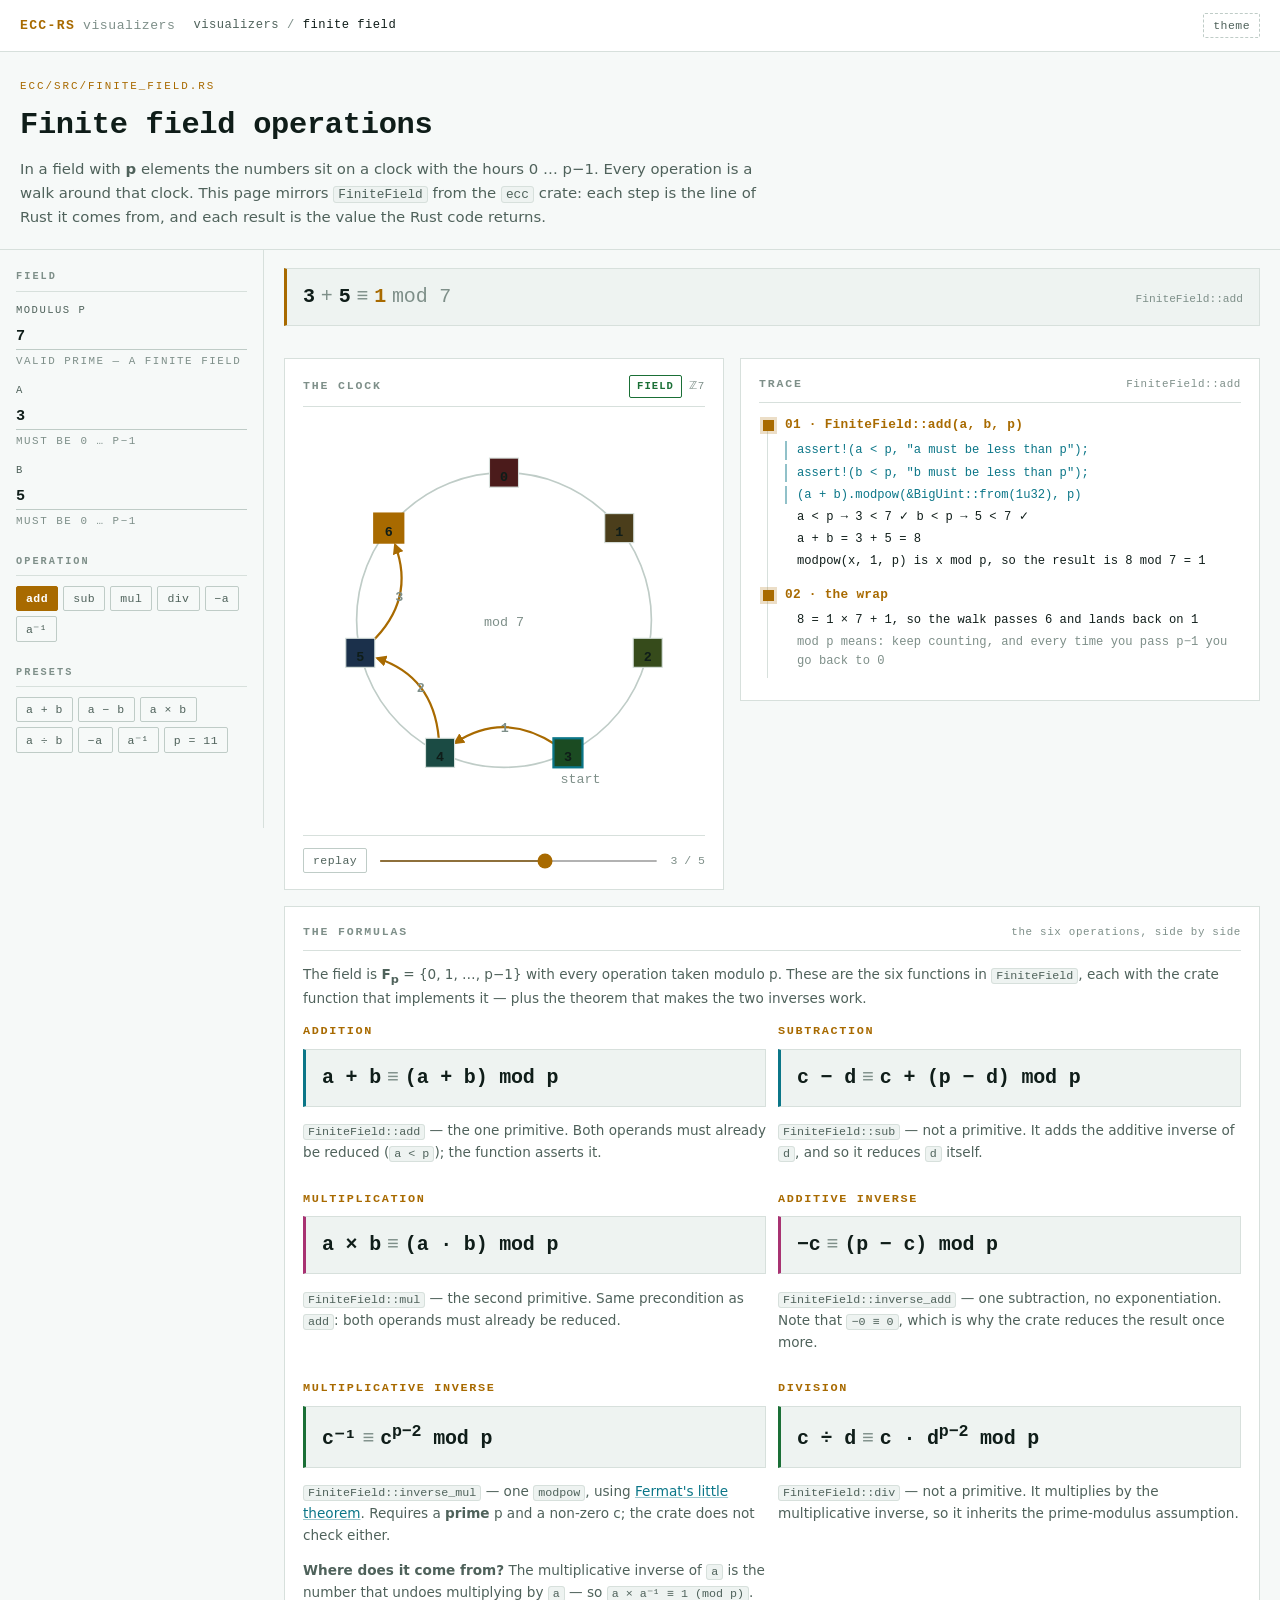
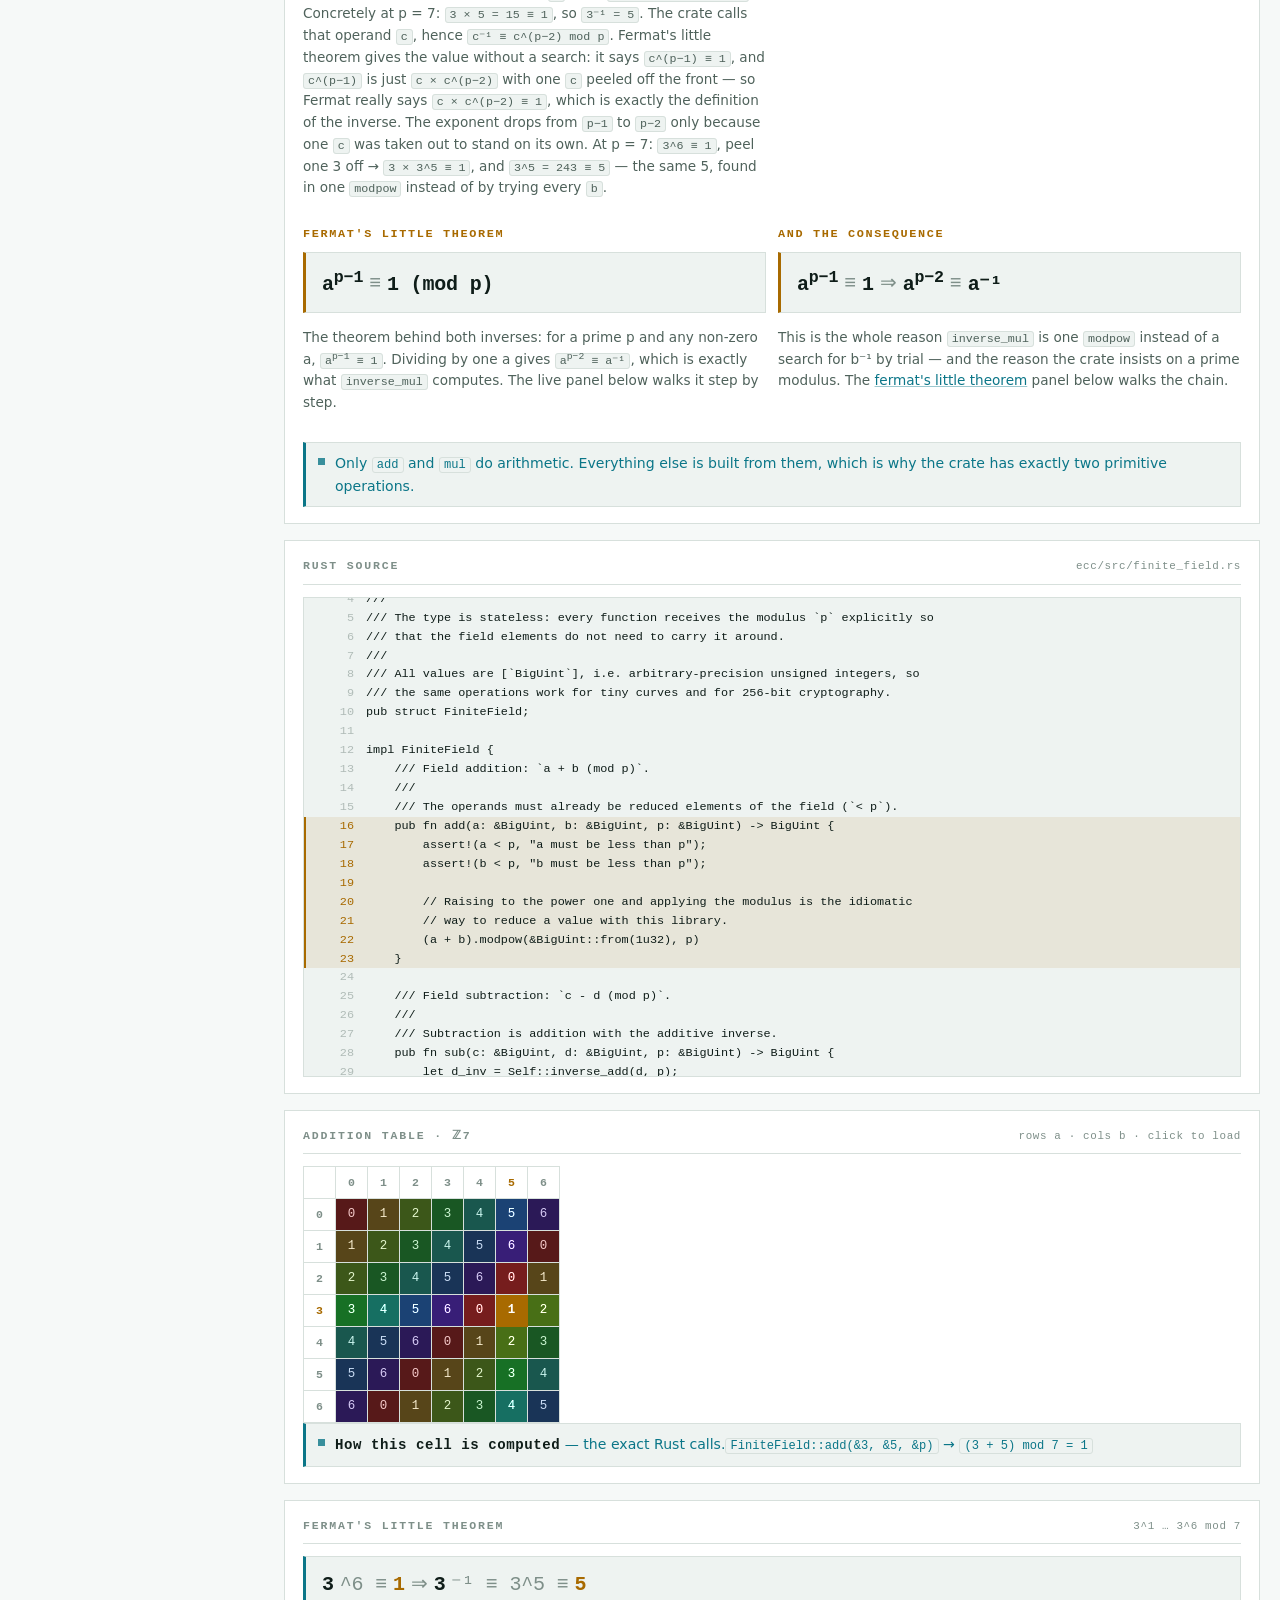
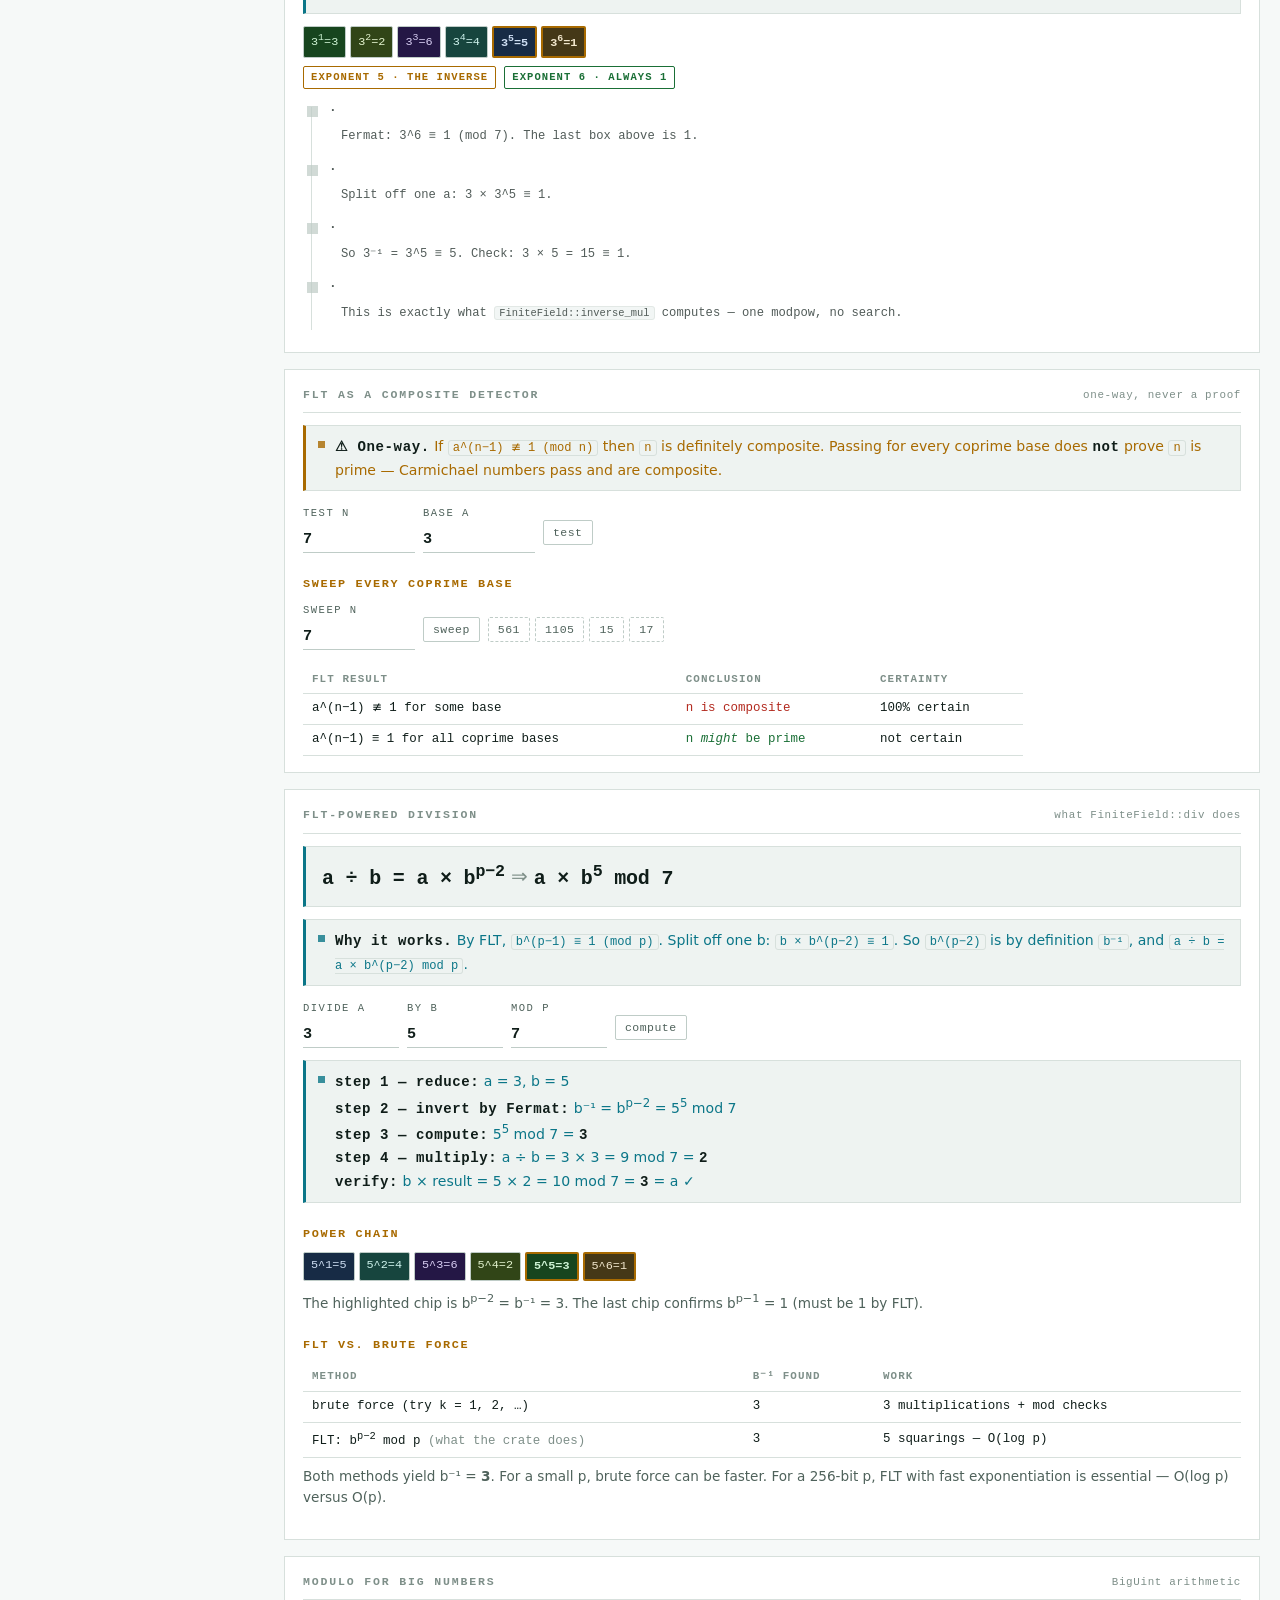
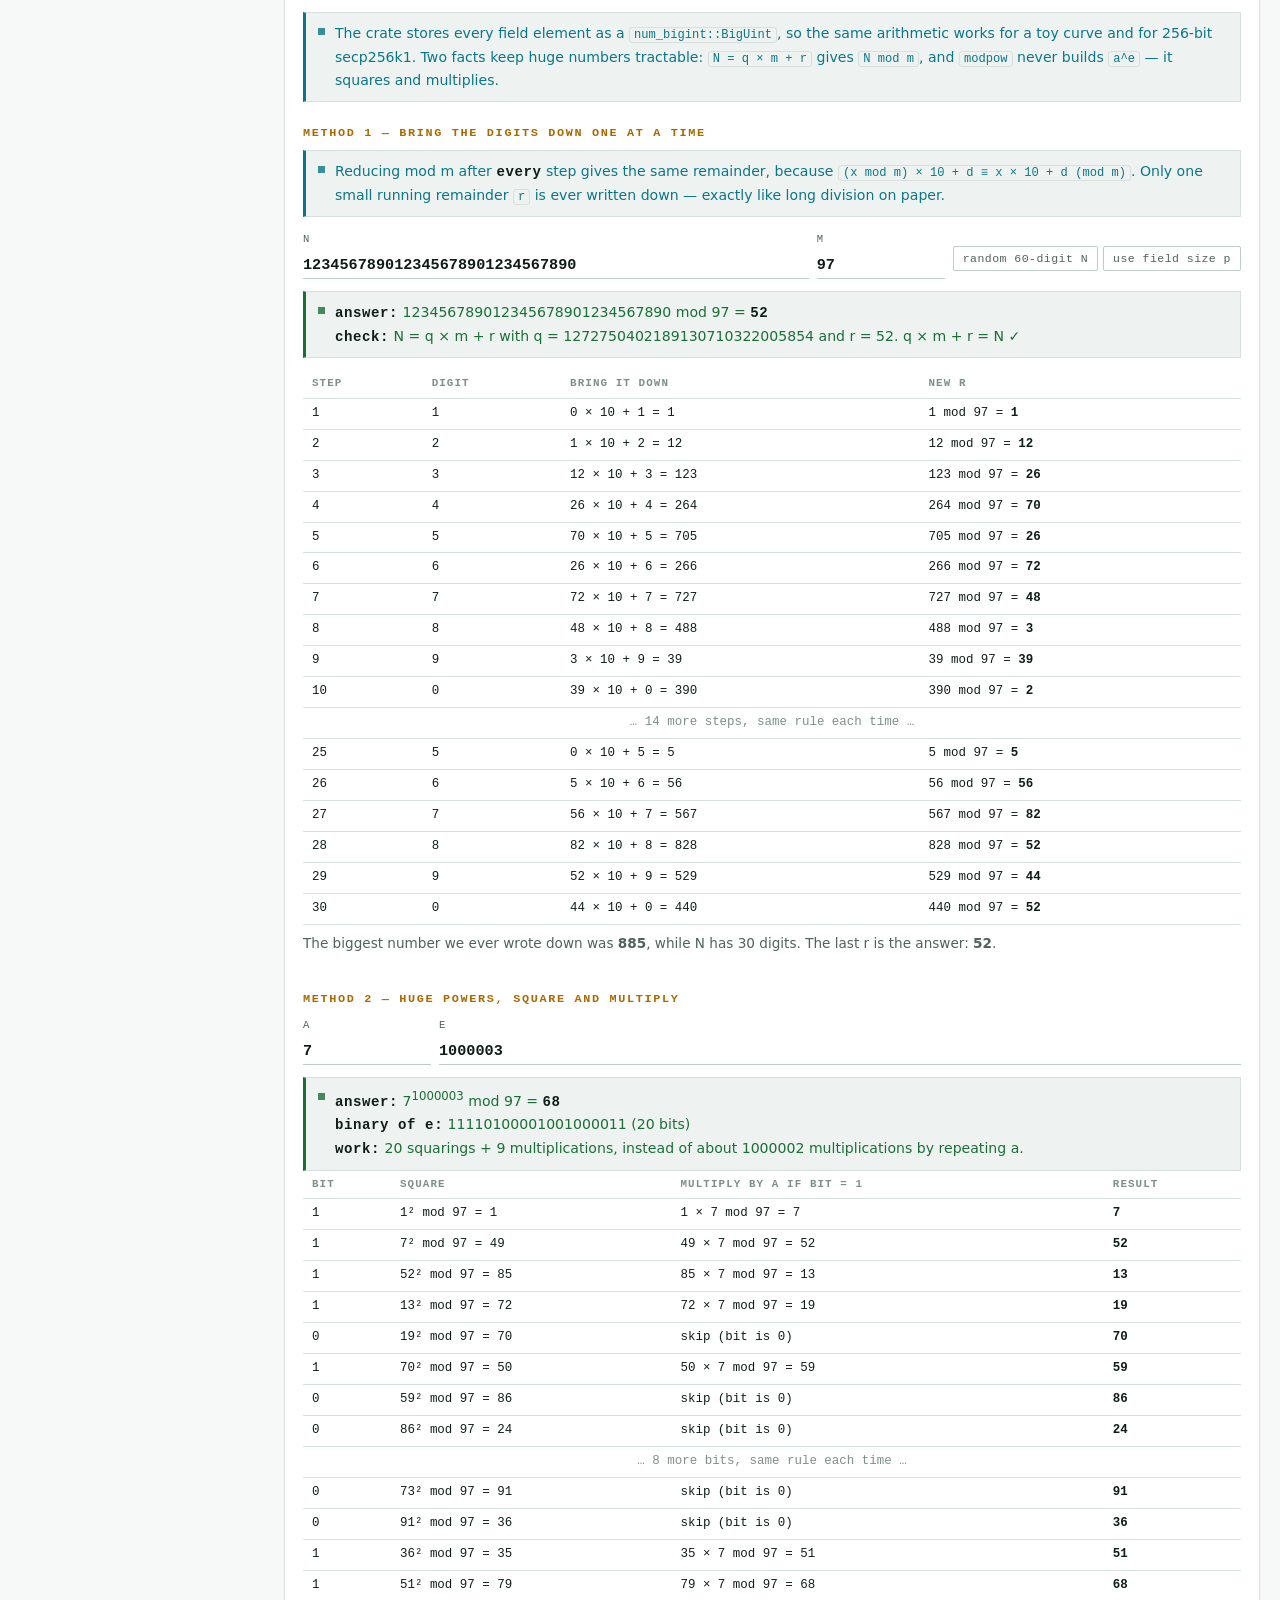
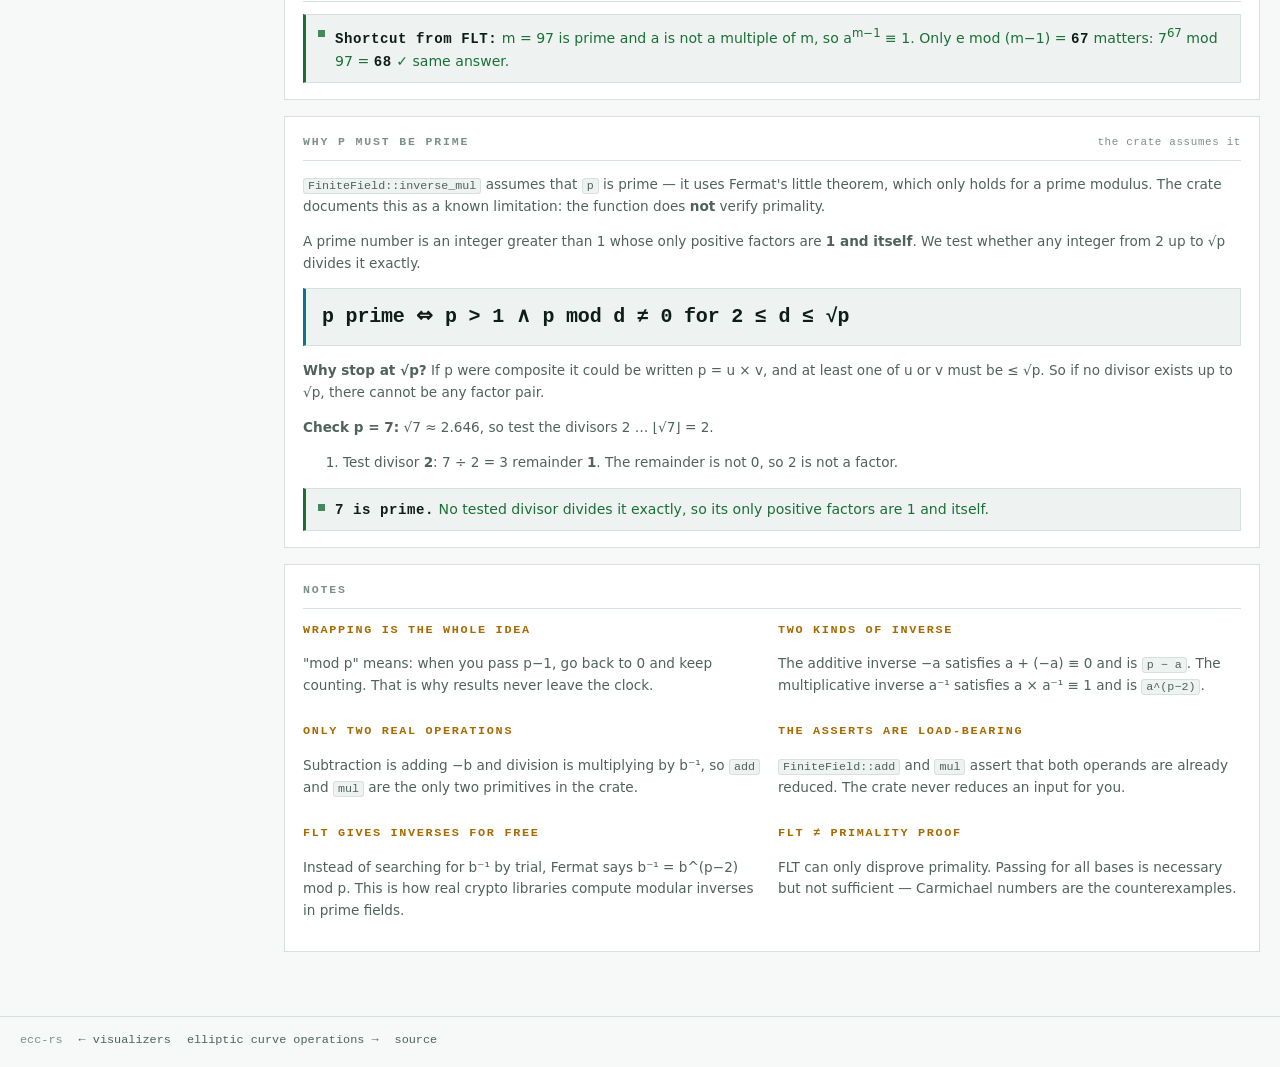
<file: finite-field.html>
<!doctype html>
<html lang="en">
<head>
<meta charset="utf-8">
<meta name="viewport" content="width=device-width, initial-scale=1, viewport-fit=cover">
<title>Finite field operations — ecc-rs visualizers</title>
<link rel="icon" href="data:image/svg+xml,<svg xmlns=%22http://www.w3.org/2000/svg%22 viewBox=%220 0 100 100%22><text y=%22.9em%22 font-size=%2290%22>◈</text></svg>">
<link rel="stylesheet" href="assets/app.css">
</head>
<body>

<header class="masthead">
  <div class="brand"><b>ECC-RS</b><span>visualizers</span></div>
  <nav class="crumbs"><a href="index.html">visualizers</a> / <em>finite field</em></nav>
  <button class="chip ghost theme-btn" id="theme" type="button">theme</button>
</header>

<section class="title">
  <p class="kicker">ecc/src/finite_field.rs</p>
  <h1>Finite field operations</h1>
  <p class="lead">
    In a field with <b>p</b> elements the numbers sit on a clock with the hours 0 … p−1.
    Every operation is a walk around that clock. This page mirrors
    <code>FiniteField</code> from the <code>ecc</code> crate: each step is the line of Rust it
    comes from, and each result is the value the Rust code returns.
  </p>
</section>

<div class="frame">
  <!-- ── control rail ──────────────────────────────────────────────── -->
  <aside class="rail">
    <section class="rail-group">
      <h2>field</h2>
      <label class="fld">
        <span>modulus p</span>
        <input id="pin" type="number" inputmode="numeric" min="2" max="31" step="1" value="7">
        <span class="hint" id="phint"></span>
      </label>
      <label class="fld">
        <span>a</span>
        <input id="ain" type="number" inputmode="numeric" step="1" value="3">
        <span class="hint">must be 0 … p−1</span>
      </label>
      <label class="fld" id="bfield">
        <span>b</span>
        <input id="bin" type="number" inputmode="numeric" step="1" value="5">
        <span class="hint">must be 0 … p−1</span>
      </label>
    </section>

    <section class="rail-group">
      <h2>operation</h2>
      <div class="chips" id="ops"></div>
    </section>

    <section class="rail-group">
      <h2>presets</h2>
      <div class="chips">
        <button class="chip" data-preset="add">a + b</button>
        <button class="chip" data-preset="sub">a − b</button>
        <button class="chip" data-preset="mul">a × b</button>
        <button class="chip" data-preset="div">a ÷ b</button>
        <button class="chip" data-preset="neg">−a</button>
        <button class="chip" data-preset="inv">a⁻¹</button>
        <button class="chip" data-preset="p11">p = 11</button>
      </div>
    </section>

    <div class="err" id="err" role="alert"></div>
  </aside>

  <!-- ── canvas ───────────────────────────────────────────────────── -->
  <main class="canvas">

    <div class="readout">
      <div class="expr" id="eq"></div>
      <div class="src" id="src"></div>
    </div>
    <div id="msg"></div>

    <div class="split">
      <section class="panel figure" id="clock-panel">
        <div class="panel-h"><span>the clock</span><span class="note" id="clock-cap"></span></div>
        <svg id="clock" viewBox="0 0 360 360" role="img" aria-label="Clock diagram of the operation"></svg>
        <div class="stepper">
          <button class="chip" id="rp" type="button">replay</button>
          <input id="hop" type="range" min="0" value="0" aria-label="Step through the walk">
          <span class="count" id="hopcount"></span>
        </div>
      </section>

      <section class="panel">
        <div class="panel-h"><span>trace</span><span class="note" id="fn-title"></span></div>
        <div class="log" id="steps"></div>
      </section>
    </div>

    <section class="panel" id="formulas">
      <div class="panel-h"><span>the formulas</span><span class="note">the six operations, side by side</span></div>
      <p class="cap" style="margin-bottom:12px">
        The field is <b>F<sub>p</sub></b> = {0, 1, …, p−1} with every operation taken
        modulo p. These are the six functions in <code>FiniteField</code>, each with the
        crate function that implements it — plus the theorem that makes the two inverses work.
      </p>
      <div class="grid-2">
        <div>
          <h3>addition</h3>
          <div class="readout" style="border-left-color:var(--cyan);margin-bottom:8px">
            <div class="expr">a + b<span class="op">≡</span>(a + b) mod p</div>
          </div>
          <p class="cap"><code>FiniteField::add</code> — the one primitive. Both operands
          must already be reduced (<code>a &lt; p</code>); the function asserts it.</p>
        </div>
        <div>
          <h3>subtraction</h3>
          <div class="readout" style="border-left-color:var(--cyan);margin-bottom:8px">
            <div class="expr">c − d<span class="op">≡</span>c + (p − d) mod p</div>
          </div>
          <p class="cap"><code>FiniteField::sub</code> — not a primitive. It adds the
          additive inverse of <code>d</code>, and so it reduces <code>d</code> itself.</p>
        </div>
        <div>
          <h3>multiplication</h3>
          <div class="readout" style="border-left-color:var(--rose);margin-bottom:8px">
            <div class="expr">a × b<span class="op">≡</span>(a · b) mod p</div>
          </div>
          <p class="cap"><code>FiniteField::mul</code> — the second primitive. Same
          precondition as <code>add</code>: both operands must already be reduced.</p>
        </div>
        <div>
          <h3>additive inverse</h3>
          <div class="readout" style="border-left-color:var(--rose);margin-bottom:8px">
            <div class="expr">−c<span class="op">≡</span>(p − c) mod p</div>
          </div>
          <p class="cap"><code>FiniteField::inverse_add</code> — one subtraction, no
          exponentiation. Note that <code>−0 ≡ 0</code>, which is why the crate reduces the
          result once more.</p>
        </div>
        <div>
          <h3>multiplicative inverse</h3>
          <div class="readout" style="border-left-color:var(--good);margin-bottom:8px">
            <div class="expr">c⁻¹<span class="op">≡</span>c<sup>p−2</sup> mod p</div>
          </div>
          <p class="cap"><code>FiniteField::inverse_mul</code> — one <code>modpow</code>, using
          <a href="#fermat">Fermat's little theorem</a>. Requires a <b>prime</b> p and a non-zero
          c; the crate does not check either.</p>
          <p class="cap" style="margin-top:8px"><b>Where does it come from?</b> The
          multiplicative inverse of <code>a</code> is the number that undoes multiplying by
          <code>a</code> — so <code>a × a⁻¹ ≡ 1 (mod p)</code>. Concretely at p = 7:
          <code>3 × 5 = 15 ≡ 1</code>, so <code>3⁻¹ = 5</code>. The crate calls that operand
          <code>c</code>, hence <code>c⁻¹ ≡ c^(p−2) mod p</code>. Fermat's little theorem
          gives the value without a search: it says <code>c^(p−1) ≡ 1</code>, and
          <code>c^(p−1)</code> is just <code>c × c^(p−2)</code> with one <code>c</code> peeled
          off the front — so Fermat really says <code>c × c^(p−2) ≡ 1</code>, which is exactly
          the definition of the inverse. The exponent drops from <code>p−1</code> to
          <code>p−2</code> only because one <code>c</code> was taken out to stand on its own.
          At p = 7: <code>3^6 ≡ 1</code>, peel one 3 off → <code>3 × 3^5 ≡ 1</code>, and
          <code>3^5 = 243 ≡ 5</code> — the same 5, found in one <code>modpow</code> instead of
          by trying every <code>b</code>.</p>
        </div>
        <div>
          <h3>division</h3>
          <div class="readout" style="border-left-color:var(--good);margin-bottom:8px">
            <div class="expr">c ÷ d<span class="op">≡</span>c · d<sup>p−2</sup> mod p</div>
          </div>
          <p class="cap"><code>FiniteField::div</code> — not a primitive. It multiplies by
          the multiplicative inverse, so it inherits the prime-modulus assumption.</p>
        </div>
        <div>
          <h3>fermat's little theorem</h3>
          <div class="readout" style="border-left-color:var(--accent);margin-bottom:8px">
            <div class="expr">a<sup>p−1</sup><span class="op">≡</span>1 (mod p)</div>
          </div>
          <p class="cap">The theorem behind both inverses: for a prime p and any non-zero a,
          <code>a<sup>p−1</sup> ≡ 1</code>. Dividing by one a gives
          <code>a<sup>p−2</sup> ≡ a⁻¹</code>, which is exactly what
          <code>inverse_mul</code> computes. The live panel below walks it step by step.</p>
        </div>
        <div>
          <h3>and the consequence</h3>
          <div class="readout" style="border-left-color:var(--accent);margin-bottom:8px">
            <div class="expr">a<sup>p−1</sup><span class="op">≡</span>1<span class="op">⇒</span>a<sup>p−2</sup><span class="op">≡</span>a⁻¹</div>
          </div>
          <p class="cap">This is the whole reason <code>inverse_mul</code> is one
          <code>modpow</code> instead of a search for b⁻¹ by trial — and the reason the crate
          insists on a prime modulus. The
          <a href="#fermat">fermat's little theorem</a> panel below walks the chain.</p>
        </div>
      </div>
      <div class="status info" style="margin-top:14px">
        <div>Only <code>add</code> and <code>mul</code> do arithmetic. Everything else is
        built from them, which is why the crate has exactly two primitive operations.</div>
      </div>
    </section>

    <section class="panel">
      <div class="panel-h"><span>rust source</span><span class="note">ecc/src/finite_field.rs</span></div>
      <div class="listing" id="rs"></div>
    </section>

    <section class="panel" id="operation-table">
      <div class="panel-h"><span id="tt">operation table</span><span class="note" id="tc"></span></div>
      <div class="tw" id="tb"></div>
      <div id="table-explain"></div>
    </section>

    <section class="panel" id="fermat">
      <div class="panel-h"><span>fermat's little theorem</span><span class="note" id="fc"></span></div>
      <div class="readout" style="border-left-color:var(--cyan);margin-bottom:12px">
        <div class="expr" id="feq"></div>
      </div>
      <div class="chain" id="fch"></div>
      <div class="pill-row" id="flg"></div>
      <div class="log" id="fst" style="margin-top:12px"></div>
    </section>

    <section class="panel">
      <div class="panel-h"><span>flt as a composite detector</span><span class="note">one-way, never a proof</span></div>

      <div class="status warn">
        <div><b>⚠ One-way.</b> If <code>a^(n−1) ≢ 1 (mod n)</code> then <code>n</code> is definitely
        composite. Passing for every coprime base does <b>not</b> prove <code>n</code> is prime —
        Carmichael numbers pass and are composite.</div>
      </div>

      <div class="pill-row" style="margin-top:14px">
        <label class="fld" style="margin:0;width:7rem"><span>test n</span>
          <input id="flt-n" type="number" inputmode="numeric" min="2" max="999" value="7"></label>
        <label class="fld" style="margin:0;width:7rem"><span>base a</span>
          <input id="flt-a" type="number" inputmode="numeric" min="2" max="998" value="3"></label>
        <button class="chip" id="flt-test-btn" type="button" style="align-self:flex-end;margin-bottom:8px">test</button>
        <span id="flt-result" style="align-self:flex-end;margin-bottom:8px"></span>
      </div>
      <div id="flt-test-detail" style="margin-top:12px"></div>

      <h3>sweep every coprime base</h3>
      <div class="pill-row">
        <label class="fld" style="margin:0;width:7rem"><span>sweep n</span>
          <input id="flt-sweep-n" type="number" inputmode="numeric" min="2" max="1200" value="7"></label>
        <button class="chip" id="flt-sweep-btn" type="button" style="align-self:flex-end;margin-bottom:8px">sweep</button>
        <div class="chips" style="align-self:flex-end;margin-bottom:8px">
          <button class="chip ghost" data-sweep="561">561</button>
          <button class="chip ghost" data-sweep="1105">1105</button>
          <button class="chip ghost" data-sweep="15">15</button>
          <button class="chip ghost" data-sweep="17">17</button>
        </div>
      </div>
      <div id="flt-sweep-result" style="margin-top:12px"></div>

      <table class="data" style="max-width:720px;margin-top:16px">
        <tr><th>flt result</th><th>conclusion</th><th>certainty</th></tr>
        <tr><td>a^(n−1) ≢ 1 for some base</td><td class="fail">n is composite</td><td>100% certain</td></tr>
        <tr><td>a^(n−1) ≡ 1 for all coprime bases</td><td class="pass">n <em>might</em> be prime</td><td>not certain</td></tr>
      </table>
    </section>

    <section class="panel">
      <div class="panel-h"><span>flt-powered division</span><span class="note">what FiniteField::div does</span></div>

      <div class="readout" style="border-left-color:var(--cyan);margin-bottom:12px">
        <div class="expr" id="div-formula-eq"></div>
      </div>

      <div class="status info">
        <div><b>Why it works.</b> By FLT, <code>b^(p−1) ≡ 1 (mod p)</code>. Split off one b:
        <code>b × b^(p−2) ≡ 1</code>. So <code>b^(p−2)</code> is by definition <code>b⁻¹</code>,
        and <code>a ÷ b = a × b^(p−2) mod p</code>.</div>
      </div>

      <div class="pill-row" style="margin-top:14px">
        <label class="fld" style="margin:0;width:6rem"><span>divide a</span>
          <input id="div-a" type="number" inputmode="numeric" value="3"></label>
        <label class="fld" style="margin:0;width:6rem"><span>by b</span>
          <input id="div-b" type="number" inputmode="numeric" value="5"></label>
        <label class="fld" style="margin:0;width:6rem"><span>mod p</span>
          <input id="div-p" type="number" inputmode="numeric" min="2" max="31" value="7"></label>
        <button class="chip" id="div-compute-btn" type="button" style="align-self:flex-end;margin-bottom:8px">compute</button>
      </div>
      <div id="div-trace-output" style="margin-top:12px"></div>

      <h3>power chain</h3>
      <div id="div-power-chain"></div>

      <h3>flt vs. brute force</h3>
      <div id="div-comparison"></div>
    </section>

    <section class="panel">
      <div class="panel-h"><span>modulo for big numbers</span><span class="note">BigUint arithmetic</span></div>

      <div class="status info" style="margin-bottom:14px">
        <div>The crate stores every field element as a <code>num_bigint::BigUint</code>, so the same
        arithmetic works for a toy curve and for 256-bit secp256k1. Two facts keep huge numbers
        tractable: <code>N = q × m + r</code> gives <code>N mod m</code>, and <code>modpow</code>
        never builds <code>a^e</code> — it squares and multiplies.</div>
      </div>

      <h3>method 1 — bring the digits down one at a time</h3>
      <div class="status info" style="margin-bottom:14px">
        <div>Reducing mod m after <b>every</b> step gives the same remainder, because
        <code>(x mod m) × 10 + d ≡ x × 10 + d (mod m)</code>. Only one small running remainder
        <code>r</code> is ever written down — exactly like long division on paper.</div>
      </div>

      <div class="pill-row">
        <label class="fld" style="margin:0;flex:1;min-width:14rem"><span>N</span>
          <input id="bm-n" type="text" inputmode="numeric" autocomplete="off" value="123456789012345678901234567890"></label>
        <label class="fld" style="margin:0;width:8rem"><span>m</span>
          <input id="bm-m" type="text" inputmode="numeric" autocomplete="off" value="97"></label>
        <div class="chips" style="align-self:flex-end;margin-bottom:8px">
          <button class="chip" id="bm-rand" type="button">random 60-digit N</button>
          <button class="chip" id="bm-usep" type="button">use field size p</button>
        </div>
      </div>
      <div id="bm-out" style="margin-top:12px"></div>
      <div class="tw" id="bm-digits" style="margin-top:12px"></div>

      <h3>method 2 — huge powers, square and multiply</h3>
      <div class="pill-row">
        <label class="fld" style="margin:0;width:8rem"><span>a</span>
          <input id="bp-a" type="text" inputmode="numeric" autocomplete="off" value="7"></label>
        <label class="fld" style="margin:0;flex:1;min-width:14rem"><span>e</span>
          <input id="bp-e" type="text" inputmode="numeric" autocomplete="off" value="1000003"></label>
      </div>
      <div id="bp-out" style="margin-top:12px"></div>
    </section>

    <section class="panel" id="why-prime">
      <div class="panel-h"><span>why p must be prime</span><span class="note">the crate assumes it</span></div>
      <p class="cap" style="margin-bottom:12px">
        <code>FiniteField::inverse_mul</code> assumes that <code>p</code> is prime — it uses
        Fermat's little theorem, which only holds for a prime modulus. The crate documents this as
        a known limitation: the function does <b>not</b> verify primality.
      </p>
      <div id="prime-proof"></div>
    </section>

    <section class="panel">
      <div class="panel-h"><span>notes</span></div>
      <div class="grid-2">
        <div>
          <h3>wrapping is the whole idea</h3>
          <p class="cap">"mod p" means: when you pass p−1, go back to 0 and keep counting. That is
          why results never leave the clock.</p>
        </div>
        <div>
          <h3>two kinds of inverse</h3>
          <p class="cap">The additive inverse −a satisfies a + (−a) ≡ 0 and is <code>p − a</code>.
          The multiplicative inverse a⁻¹ satisfies a × a⁻¹ ≡ 1 and is <code>a^(p−2)</code>.</p>
        </div>
        <div>
          <h3>only two real operations</h3>
          <p class="cap">Subtraction is adding −b and division is multiplying by b⁻¹, so
          <code>add</code> and <code>mul</code> are the only two primitives in the crate.</p>
        </div>
        <div>
          <h3>the asserts are load-bearing</h3>
          <p class="cap"><code>FiniteField::add</code> and <code>mul</code> assert that both
          operands are already reduced. The crate never reduces an input for you.</p>
        </div>
        <div>
          <h3>flt gives inverses for free</h3>
          <p class="cap">Instead of searching for b⁻¹ by trial, Fermat says b⁻¹ = b^(p−2) mod p.
          This is how real crypto libraries compute modular inverses in prime fields.</p>
        </div>
        <div>
          <h3>flt ≠ primality proof</h3>
          <p class="cap">FLT can only disprove primality. Passing for all bases is necessary but
          not sufficient — Carmichael numbers are the counterexamples.</p>
        </div>
      </div>
    </section>

  </main>
</div>

<footer class="foot">
  <span>ecc-rs</span>
  <a href="index.html">← visualizers</a>
  <a href="point-arithmetic.html">elliptic curve operations →</a>
  <a href="https://github.com/leodyversemilla07/ecc-rs">source</a>
</footer>

<script src="assets/rust-source.js"></script>
<script src="assets/ecc.js"></script>
<script>
(function () {
  'use strict';

  const { ff, mod, modPow, gcd, isPrime, factorizeText, rsView } = ECC;

  const $ = (s) => document.querySelector(s);
  const pl = (n) => (n === 1n ? '' : 's');

  const OPS = {
    add: { label: 'add', sym: '+', fn: 'FiniteField::add', region: 'add', table: 'add' },
    sub: { label: 'sub', sym: '−', fn: 'FiniteField::sub', region: 'sub', table: 'sub' },
    mul: { label: 'mul', sym: '×', fn: 'FiniteField::mul', region: 'mul', table: 'mul' },
    div: { label: 'div', sym: '÷', fn: 'FiniteField::div', region: 'div', table: 'div' },
    neg: { label: '−a', sym: '−a', fn: 'FiniteField::inverse_add', region: 'inverse_add', table: null },
    inv: { label: 'a⁻¹', sym: 'a⁻¹', fn: 'FiniteField::inverse_mul', region: 'inverse_mul', table: null },
  };

  const state = { p: 7n, op: 'add', a: 3n, b: 5n, shown: 0, timer: null, path: null };

  const hue = (k) => Math.round((Number(k) / Number(state.p)) * 300);

  const line = (tone, s) => ({ tone, s });

  /* ── the six operations ──────────────────────────────────────────── */

  function calc() {
    const p = state.p;
    const a = state.a;
    const b = state.b;
    const steps = [];
    const push = (t, l) => steps.push({ title: t, lines: l });
    const out = { steps, path: null, cell: null, table: 'add', region: OPS[state.op].region };

    if (state.op === 'add') {
      const r = mod(a + b, p);
      out.r = r;
      out.path = { start: a, step: 1n, count: b };
      out.cell = [a, b];
      out.table = 'add';
      out.eq = `${a}<span class="op">+</span>${b}<span class="op">≡</span><span class="val">${r}</span><span class="op">mod ${p}</span>`;
      push('FiniteField::add(a, b, p)', [
        line('code', 'assert!(a < p, "a must be less than p");'),
        line('code', 'assert!(b < p, "b must be less than p");'),
        line('code', '(a + b).modpow(&BigUint::from(1u32), p)'),
        line('calc', `a < p → ${a} < ${p} ✓     b < p → ${b} < ${p} ✓`),
        line('calc', `a + b = ${a} + ${b} = ${a + b}`),
        line('calc', `modpow(x, 1, p) is x mod p, so the result is ${a + b} mod ${p} = ${r}`),
      ]);
      push('the wrap', a + b >= p
        ? [
          line('calc', `${a + b} = 1 × ${p} + ${r}, so the walk passes ${p - 1n} and lands back on ${r}`),
          line('dim', 'mod p means: keep counting, and every time you pass p−1 you go back to 0'),
        ]
        : [line('calc', `${a + b} is below ${p}, so the walk never leaves the clock`)]);
      return out;
    }

    if (state.op === 'sub') {
      const dInv = mod(p - b, p);
      const r = mod(a + dInv, p);
      out.r = r;
      out.path = { start: a, step: 1n, count: dInv };
      out.cell = [a, b];
      out.table = 'sub';
      out.eq = `${a}<span class="op">−</span>${b}<span class="op">≡</span><span class="val">${r}</span><span class="op">mod ${p}</span>`;
      push('FiniteField::sub(c, d, p)', [
        line('code', 'let d_inv = Self::inverse_add(d, p);'),
        line('code', 'Self::add(c, &d_inv, p)'),
        line('calc', `d_inv = inverse_add(${b}) = (${p} − ${b}) mod ${p} = ${dInv}`),
        line('calc', `add(${a}, ${dInv}) = (${a} + ${dInv}) mod ${p} = ${r}`),
      ]);
      push('why that works', [
        line('dim', 'subtraction is addition with the additive inverse: a − b ≡ a + (−b)'),
        line('dim', `walking ${dInv} step${pl(dInv)} clockwise is the same as walking ${b} step${pl(b)} counter-clockwise`),
      ]);
      return out;
    }

    if (state.op === 'mul') {
      const prod = a * b;
      const r = mod(prod, p);
      out.r = r;
      out.path = { start: 0n, step: a, count: b };
      out.cell = [a, b];
      out.table = 'mul';
      out.eq = `${a}<span class="op">×</span>${b}<span class="op">≡</span><span class="val">${r}</span><span class="op">mod ${p}</span>`;
      push('FiniteField::mul(a, b, p)', [
        line('code', 'assert!(a < p, "a must be less than p");'),
        line('code', 'assert!(b < p, "b must be less than p");'),
        line('code', '(a * b).modpow(&BigUint::from(1u32), p)'),
        line('calc', `a < p → ${a} < ${p} ✓     b < p → ${b} < ${p} ✓`),
        line('calc', `a × b = ${a} × ${b} = ${prod}`),
        line('calc', `${prod} = ${prod / p} × ${p} + ${r}, so the remainder is ${r}`),
      ]);
      push('the picture', [
        line('dim', `multiplication is repeated addition: make ${b} jump${pl(b)} of size ${a}, starting at 0`),
        line('dim', `the clock shows exactly that walk — ${b} hop${pl(b)}, each of size ${a}`),
      ]);
      return out;
    }

    if (state.op === 'div') {
      const bInv = modPow(b, p - 2n, p);
      const r = mod(a * bInv, p);
      out.r = r;
      out.path = { start: 0n, step: bInv, count: a };
      out.cell = [a, b];
      out.table = 'div';
      out.eq = `${a}<span class="op">÷</span>${b}<span class="op">≡</span><span class="val">${r}</span><span class="op">mod ${p}</span>`;
      push('FiniteField::div(c, d, p)', [
        line('code', 'let d_inv = Self::inverse_mul(d, p);'),
        line('code', 'Self::mul(c, &d_inv, p)'),
        line('calc', `d_inv = inverse_mul(${b}) = ${b}^(${p} − 2) mod ${p} = ${bInv}`),
        line('calc', `mul(${a}, ${bInv}) = (${a} × ${bInv}) mod ${p} = ${r}`),
      ]);
      if (b === 0n) {
        out.warn = '<b>Division by zero.</b> <code>inverse_mul(0, p)</code> computes <code>0^(p−2) = 0</code>, and the crate does not guard against it — the result is silently wrong.';
      } else {
        push('why that works', [
          line('dim', `by Fermat's little theorem ${b}^(${p} − 1) ≡ 1 (mod ${p}), so ${b}^(${p} − 2) is the multiplicative inverse of ${b}`),
          line('calc', `check: ${b} × ${bInv} = ${b * bInv} ≡ ${mod(b * bInv, p)} (mod ${p})`),
        ]);
      }
      return out;
    }

    if (state.op === 'neg') {
      const r = mod(p - a, p);
      out.r = r;
      out.path = { start: a, step: 1n, count: r };
      out.cell = [a, r];
      out.table = 'add';
      out.eq = `<span class="op">−</span>${a}<span class="op">≡</span><span class="val">${r}</span><span class="op">mod ${p}</span>`;
      push('FiniteField::inverse_add(c, p)', [
        line('code', 'assert!(c < p, "c must be smaller than p");'),
        line('code', '(p - c) % p'),
        line('calc', `c < p → ${a} < ${p} ✓`),
        line('calc', `(p − c) mod p = (${p} − ${a}) mod ${p} = ${r}`),
      ]);
      push('why that works', [
        line('dim', 'the additive inverse is the number that brings a back to 0'),
        line('calc', `check: ${a} + ${r} = ${a + r} ≡ ${mod(a + r, p)} (mod ${p})`),
        line('dim', 'for c = 0 the crate reduces (p − 0) mod p back to 0, so 0 is its own inverse'),
      ]);
      return out;
    }

    const r = modPow(a, p - 2n, p);
    out.r = r;
    out.path = a === 0n ? null : { start: 0n, step: a, count: r };
    out.cell = [a, r];
    out.table = 'mul';
    out.eq = `${a}<span class="op">⁻¹ ≡</span><span class="val">${r}</span><span class="op">mod ${p}</span>`;
    push('FiniteField::inverse_mul(c, p)', [
      line('code', 'let exponent = p - BigUint::from(2u32);'),
      line('code', 'c.modpow(&exponent, p)'),
      line('calc', `exponent = p − 2 = ${p} − 2 = ${p - 2n}`),
      line('calc', `${a}^${p - 2n} mod ${p} = ${r}`),
    ]);
    if (a === 0n) {
      out.warn = '<b>0 has no multiplicative inverse.</b> Nothing times 0 gives 1. The crate returns 0 without complaining.';
    } else {
      push('why that works', [
        line('dim', `by Fermat's little theorem ${a}^(${p} − 1) ≡ 1 (mod ${p})`),
        line('dim', `splitting off one factor of ${a} gives ${a} × ${a}^(${p} − 2) ≡ 1, so ${a}^(${p} − 2) is ${a}⁻¹`),
        line('calc', `check: ${a} × ${r} = ${a * r} ≡ ${mod(a * r, p)} (mod ${p})`),
        line('dim', 'the clock walks 0, a, 2a, 3a, … and the inverse is the number of jumps that lands on 1'),
      ]);
    }
    return out;
  }

  /* ── clock ───────────────────────────────────────────────────────── */

  function drawClock() {
    const C = 180;
    const R = 132;
    const p = Number(state.p);
    const nr = Math.min(13, Math.floor(R * Math.sin((Math.PI / p)) * 0.6));
    const pos = (k) => {
      const t = ((-90 + (360 * k) / p) * Math.PI) / 180;
      return [C + R * Math.cos(t), C + R * Math.sin(t)];
    };

    let s = `<defs><marker id="ar" viewBox="0 0 10 10" refX="8" refY="5" markerWidth="5" markerHeight="5" orient="auto"><path d="M0 0L10 5L0 10z" fill="var(--accent)"/></marker></defs>`;
    s += `<circle cx="${C}" cy="${C}" r="${R}" class="clock-ring"/>`;
    s += `<text x="${C}" y="${C + 5}" text-anchor="middle" class="clock-cap">mod ${p}</text>`;

    const path = state.path;
    let cur = path ? path.start : 0n;
    if (path) {
      for (let i = 1; i <= Math.min(state.shown, Number(path.count)); i += 1) {
        const nx = mod(cur + path.step, state.p);
        const [x1, y1] = pos(Number(cur));
        const [x2, y2] = pos(Number(nx));
        if (cur === nx) {
          const ux = (x1 - C) / R;
          const uy = (y1 - C) / R;
          const cx = x1 + ux * (nr + 6);
          const cy = y1 + uy * (nr + 6);
          s += `<circle cx="${cx}" cy="${cy}" r="8" fill="none" stroke="var(--accent)" stroke-width="2"/>`
            + `<text x="${cx + ux * 19}" y="${cy + uy * 19 + 4}" text-anchor="middle" class="clock-cap" fill="var(--accent)">${i}</text>`;
        } else {
          const ch = Math.hypot(x2 - x1, y2 - y1);
          const f = 0.82 - 0.32 * Math.min(1, ch / (2 * R));
          const cx = C + ((x1 + x2) / 2 - C) * f;
          const cy = C + ((y1 + y2) / 2 - C) * f;
          const unit = (x, y, tx, ty) => {
            const d = Math.hypot(tx - x, ty - y) || 1;
            return [(tx - x) / d, (ty - y) / d];
          };
          const [ax, ay] = unit(x1, y1, cx, cy);
          const [bx, by] = unit(x2, y2, cx, cy);
          const sx = x1 + ax * nr;
          const sy = y1 + ay * nr;
          const ex = x2 + bx * (nr + 3);
          const ey = y2 + by * (nr + 3);
          const lx = 0.25 * sx + 0.5 * cx + 0.25 * ex;
          const ly = 0.25 * sy + 0.5 * cy + 0.25 * ey;
          s += `<path d="M${sx} ${sy}Q${cx} ${cy} ${ex} ${ey}" fill="none" stroke="var(--accent)" stroke-width="2" marker-end="url(#ar)"/>`
            + `<text x="${lx}" y="${ly + 4}" text-anchor="middle" class="clock-cap" fill="var(--accent)" style="font-weight:700">${i}</text>`;
        }
        cur = nx;
      }
    }

    const done = path && state.shown >= Number(path.count);
    for (let k = 0; k < p; k += 1) {
      const [x, y] = pos(k);
      let fill = `hsl(${hue(k)} 48% var(--cell-l, 20%))`;
      let stroke = 'var(--line)';
      let sw = 1;
      if (path && BigInt(k) === path.start) { stroke = 'var(--cyan)'; sw = 2; }
      if (path && BigInt(k) === cur && (state.shown > 0 || Number(path.count) === 0)) {
        fill = 'var(--accent)';
        stroke = 'var(--accent)';
        sw = 2;
      }
      s += `<rect x="${x - nr}" y="${y - nr}" width="${nr * 2}" height="${nr * 2}" class="clock-node" style="fill:${fill};stroke:${stroke};stroke-width:${sw}"/>`;
      s += `<text x="${x}" y="${y + 4}" class="clock-label" style="font-size:${Math.min(15, Math.round(nr * 0.95))}px">${k}</text>`;
    }

    if (path) {
      let [x, y] = pos(Number(path.start));
      let ux = (x - C) / R;
      let uy = (y - C) / R;
      s += `<text x="${x + ux * (nr + 13)}" y="${y + uy * (nr + 13) + 4}" text-anchor="middle" class="clock-cap" fill="var(--cyan)">start</text>`;
      if (done) {
        [x, y] = pos(Number(cur));
        ux = (x - C) / R;
        uy = (y - C) / R;
        s += `<text x="${x + ux * (nr + 13)}" y="${y + uy * (nr + 13) + 4}" text-anchor="middle" class="clock-cap" fill="var(--accent)">result</text>`;
      }
    }

    $('#clock').innerHTML = s;
    $('#hop').value = String(state.shown);
    $('#hopcount').textContent = path ? `${state.shown} / ${path.count}` : '—';
  }

  function play() {
    clearInterval(state.timer);
    state.shown = 0;
    drawClock();
    const count = state.path ? Number(state.path.count) : 0;
    if (!count || window.matchMedia('(prefers-reduced-motion: reduce)').matches) {
      state.shown = count;
      drawClock();
      return;
    }
    state.timer = setInterval(() => {
      state.shown += 1;
      drawClock();
      if (state.shown >= count) clearInterval(state.timer);
    }, 550);
  }

  /* ── prime proof ─────────────────────────────────────────────────── */

  function showPrimeProof(n) {
    const box = $('#prime-proof');
    if (!box) return;
    if (!Number.isInteger(n) || n < 2 || n > 31) {
      box.innerHTML = '<p class="cap">Enter a whole number from 2 to 31.</p>';
      return;
    }
    const limit = Math.floor(Math.sqrt(n));
    const checks = [];
    for (let d = 2; d <= limit; d += 1) {
      const r = n % d;
      checks.push(`<li>Test divisor <b>${d}</b>: ${n} ÷ ${d} = ${Math.floor(n / d)} remainder <b>${r}</b>. ${r === 0 ? `Because the remainder is 0, ${n} is divisible by ${d}.` : `The remainder is not 0, so ${d} is not a factor.`}</li>`);
      if (r === 0) break;
    }
    const prime = isPrime(BigInt(n));
    box.innerHTML = `
      <p class="cap">A prime number is an integer greater than 1 whose only positive factors are <b>1 and itself</b>. We test whether any integer from 2 up to √p divides it exactly.</p>
      <div class="readout" style="margin:12px 0;border-left-color:var(--cyan)"><div class="expr">p prime ⇔ p &gt; 1 ∧ p mod d ≠ 0 for 2 ≤ d ≤ √p</div></div>
      <p class="cap"><b>Why stop at √p?</b> If p were composite it could be written p = u × v, and at least one of u or v must be ≤ √p. So if no divisor exists up to √p, there cannot be any factor pair.</p>
      <p class="cap"><b>Check p = ${n}:</b> √${n} ≈ ${Math.sqrt(n).toFixed(3)}, so test the divisors 2 … ⌊√${n}⌋ = ${limit}.</p>
      ${checks.length ? `<ol class="cap">${checks.join('')}</ol>` : '<p class="cap">There are no whole-number divisors to test because √2 &lt; 2.</p>'}
      <div class="status ${prime ? 'good' : 'bad'}" style="margin-top:12px"><div><b>${prime ? `${n} is prime.` : `${n} is not prime.`}</b> ${prime ? 'No tested divisor divides it exactly, so its only positive factors are 1 and itself.' : 'A divisor was found, so it has a factor other than 1 and itself.'}</div></div>`;
  }

  /* ── operation table ─────────────────────────────────────────────── */

  function tableValue(kind, i, j) {
    const p = state.p;
    if (kind === 'add') return mod(i + j, p);
    if (kind === 'sub') return mod(i - j, p);
    if (kind === 'mul') return mod(i * j, p);
    if (kind === 'div') return j === 0n ? null : mod(i * modPow(j, p - 2n, p), p);
    return null;
  }

  function explainCell(kind, i, j) {
    const p = state.p;
    let html = '<div class="status info"><div><b>How this cell is computed</b> — the exact Rust calls.';
    if (kind === 'add') {
      html += `<code>FiniteField::add(&${i}, &${j}, &p)</code> → <code>(${i} + ${j}) mod ${p} = ${mod(i + j, p)}</code>`;
    } else if (kind === 'sub') {
      const dInv = mod(p - j, p);
      html += `<code>inverse_add(&${j}, &p)</code> = <code>(${p} − ${j}) mod ${p} = ${dInv}</code>, then <code>add(&${i}, &${dInv}, &p)</code> → <code>(${i} + ${dInv}) mod ${p} = ${mod(i + dInv, p)}</code>`;
    } else if (kind === 'mul') {
      html += `<code>FiniteField::mul(&${i}, &${j}, &p)</code> → <code>(${i} × ${j}) mod ${p} = ${mod(i * j, p)}</code>`;
    } else if (kind === 'div') {
      if (j === 0n) return '<div class="status bad"><div><b>Undefined.</b> The Rust computes <code>inverse_mul(0, p)</code> = <code>0^(p−2)</code> = 0 and returns 0 — a silent bug the crate does not guard against.</div></div>';
      const inv = modPow(j, p - 2n, p);
      html += `<code>inverse_mul(&${j}, &p)</code> = <code>${j}^(${p} − 2) mod ${p} = ${inv}</code> (Fermat), then <code>mul(&${i}, &${inv}, &p)</code> → <code>(${i} × ${inv}) mod ${p} = ${mod(i * inv, p)}</code>`;
    }
    return `${html}</div></div>`;
  }

  function renderTable(out) {
    const kind = out.table;
    const titles = { add: 'addition table', sub: 'subtraction table', mul: 'multiplication table', div: 'division table' };
    $('#tt').textContent = `${titles[kind]} · ℤ${state.p}`;
    $('#tc').textContent = 'rows a · cols b · click to load';

    let h = '<table class="op"><tr><th></th>';
    for (let j = 0n; j < state.p; j += 1n) {
      h += `<th class="${out.cell && out.cell[1] === j ? 'hl' : ''}">${j}</th>`;
    }
    h += '</tr>';
    for (let i = 0n; i < state.p; i += 1n) {
      h += `<tr><th class="${out.cell && out.cell[0] === i ? 'hl' : ''}">${i}</th>`;
      for (let j = 0n; j < state.p; j += 1n) {
        const v = tableValue(kind, i, j);
        const c = out.cell && out.cell[0] === i && out.cell[1] === j;
        const rc = out.cell && (out.cell[0] === i || out.cell[1] === j);
        h += v === null
          ? `<td class="na" data-i="${i}" data-j="${j}">–</td>`
          : `<td tabindex="0" class="${c ? 'cur' : rc ? 'rc' : ''}" style="--h:${hue(v)}" data-i="${i}" data-j="${j}">${v}</td>`;
      }
      h += '</tr>';
    }
    $('#tb').innerHTML = `${h}</table>`;

    const box = $('#table-explain');
    box.innerHTML = out.cell ? explainCell(kind, out.cell[0], out.cell[1]) : '';
  }

  /* ── fermat panel ────────────────────────────────────────────────── */

  function renderFermat() {
    const p = state.p;
    const a = state.a;
    const prime = isPrime(p);
    const ok = prime && a !== 0n;

    $('#fc').textContent = ok
      ? `${a}^1 … ${a}^${p - 1n} mod ${p}`
      : a === 0n ? 'a = 0 has no inverse' : `ℤ${p} is not prime — Fermat does not apply`;

    let h = '';
    let v = 1n;
    let iv = 1n;
    for (let k = 1n; k <= p - 1n; k += 1n) {
      v = mod(v * a, p);
      if (k <= p - 2n) iv = v;
      const hi = ok && (k === p - 1n || k === p - 2n);
      h += `<div class="pw${hi ? ' hi' : ''}" style="--h:${hue(v)}">${a}<sup>${k}</sup>=${v}</div>`;
    }
    if (p === 2n || p - 2n < 1n) iv = 1n;
    $('#fch').innerHTML = h;
    $('#flg').innerHTML = ok
      ? `<span class="tag warn">exponent ${p - 2n} · the inverse</span><span class="tag good">exponent ${p - 1n} · always 1</span>`
      : '';
    $('#feq').innerHTML = ok
      ? `${a}<span class="op">^${p - 1n} ≡</span><span class="val">1</span><span class="op">⇒</span>${a}<span class="op">⁻¹ ≡ ${a}^${p - 2n} ≡</span><span class="val">${iv}</span>`
      : '';

    $('#fst').innerHTML = ok
      ? [
        `Fermat: ${a}^${p - 1n} ≡ 1 (mod ${p}). The last box above is 1.`,
        `Split off one a: ${a} × ${a}^${p - 2n} ≡ 1.`,
        `So ${a}⁻¹ = ${a}^${p - 2n} ≡ ${iv}. Check: ${a} × ${iv} = ${a * iv} ≡ ${mod(a * iv, p)}.`,
        `This is exactly what <code>FiniteField::inverse_mul</code> computes — one modpow, no search.`,
      ].map((x, i) => `<div class="log-step done"><h3>·</h3><div class="lines"><div class="ln calc">${x}</div></div></div>`).join('')
      : (a !== 0n
        ? `<div class="log-step done"><h3>·</h3><div class="lines"><div class="ln bad">${a}^${p - 1n} ≡ ${v} (mod ${p})${v === 1n ? ', which happens to be 1 for this a, but the theorem is not guaranteed.' : ', not 1. Fermat\'s guarantee is gone.'}</div></div></div>`
        : '');
  }

  /* ── flt playground ──────────────────────────────────────────────── */

  function testFLT() {
    const n = BigInt($('#flt-n').value);
    const base = BigInt($('#flt-a').value);
    if (!Number.isInteger(Number(n)) || n < 2n || base < 2n || base >= n) {
      $('#flt-result').innerHTML = '<span class="tag bad">need 2 ≤ a &lt; n</span>';
      $('#flt-test-detail').innerHTML = '';
      return;
    }
    const result = modPow(base, n - 1n, n);
    const prime = isPrime(n);
    const coprime = gcd(base, n) === 1n;

    let badge;
    let verdict;
    if (result === 1n) {
      if (prime) {
        badge = '<span class="tag good">consistent</span>';
        verdict = `${base}^${n - 1n} ≡ 1 (mod ${n}). The FLT condition holds. We separately verified by trial division that ${n} is prime — but <b>FLT did not prove primality</b>, it merely did not contradict it.`;
      } else {
        badge = '<span class="tag warn">fooled — n is composite</span>';
        verdict = `${base}^${n - 1n} ≡ 1 (mod ${n}), so ${n} <em>looks</em> prime to base ${base}. But ${n} is actually composite (${factorizeText(n)}) — a <b>pseudoprime</b> to base ${base}.`;
      }
    } else {
      badge = '<span class="tag bad">composite — proven by flt</span>';
      verdict = `${base}^${n - 1n} ≡ ${result} (mod ${n}), which is <b>not 1</b>. By the contrapositive of FLT, <b>n = ${n} is definitely not prime</b>. This is the one thing FLT can prove with certainty.`;
    }
    if (!coprime) {
      verdict += ` (Also: gcd(${base}, ${n}) = ${gcd(base, n)} > 1, so the base shares a factor with n — that alone proves compositeness.)`;
    }
    $('#flt-result').innerHTML = badge;

    let trace = '<div class="status info"><div><b>Computation trace</b> — the same <code>modpow</code> the crate uses.';
    trace += `<br><span class="cap">base a = ${base} · test number n = ${n} · exponent n − 1 = ${n - 1n}</span>`;
    if (n - 1n <= 30n) {
      trace += '<div class="chain" style="margin-top:10px">';
      let v = 1n;
      for (let k = 1n; k <= n - 1n; k += 1n) {
        v = mod(v * base, n);
        trace += `<div class="pw${k === n - 1n ? ' hi' : ''}" style="--h:${Math.round((Number(v) / Number(n)) * 300)}">${base}^${k}=${v}</div>`;
      }
      trace += '</div>';
    } else {
      trace += '<div class="cap">Exponent too large for a step-by-step display; computed via fast modular exponentiation.</div>';
    }
    trace += `<br><b>Result:</b> ${base}^${n - 1n} ≡ <b>${result}</b> (mod ${n}) ${result === 1n ? '= 1' : '≠ 1'}`;
    if (!coprime) {
      trace += `<br><br>Note: gcd(${base}, ${n}) = ${gcd(base, n)} ≠ 1. FLT does not even apply — but the shared factor already proves n composite.`;
    }
    trace += `<br><br>${verdict}</div></div>`;

    const caveat = result === 1n
      ? '<div class="status warn"><div><b>Remember:</b> getting 1 does <b>not</b> mean n is prime. FLT is one-way: prime → condition holds. The reverse is not guaranteed.</div></div>'
      : '<div class="status good"><div><b>This is conclusive.</b> FLT\'s contrapositive works: if a^(n−1) ≢ 1 mod n for any coprime base, then n is definitely composite.</div></div>';
    $('#flt-test-detail').innerHTML = trace + caveat;
  }

  function sweepN() {
    const n = BigInt($('#flt-sweep-n').value);
    if (!Number.isInteger(Number(n)) || n < 2n || n > 1200n) {
      $('#flt-sweep-result').innerHTML = '<div class="status bad"><div>Enter n between 2 and 1200.</div></div>';
      return;
    }
    const prime = isPrime(n);
    const passes = [];
    const fails = [];
    const skipped = [];
    for (let a = 2n; a < n && a < 200n; a += 1n) {
      if (gcd(a, n) !== 1n) { skipped.push(a); continue; }
      const r = modPow(a, n - 1n, n);
      if (r === 1n) passes.push(a); else fails.push({ a, r });
    }

    let html = '<div class="status info"><div><b>Sweeping n = ' + n + '</b> — separately verified: '
      + (prime ? '<span class="tag good">truly prime</span>' : `<span class="tag bad">composite = ${factorizeText(n)}</span>`);
    html += '</div></div>';
    html += '<table class="data"><tr><th>category</th><th>count</th><th>bases</th></tr>';
    html += `<tr><td class="pass">pass (a^${n - 1n} ≡ 1)</td><td>${passes.length}</td><td>${passes.length <= 30 ? passes.join(', ') : `${passes.slice(0, 20).join(', ')} … (${passes.length} total)`}</td></tr>`;
    html += `<tr><td class="fail">fail (a^${n - 1n} ≢ 1)</td><td>${fails.length}</td><td>${fails.length <= 30 ? fails.map((f) => `${f.a}→${f.r}`).join(', ') : `${fails.slice(0, 15).map((f) => `${f.a}→${f.r}`).join(', ')} … (${fails.length} total)`}</td></tr>`;
    html += `<tr><td class="dim">skipped (gcd &gt; 1)</td><td>${skipped.length}</td><td>${skipped.length <= 20 ? skipped.join(', ') : `${skipped.slice(0, 15).join(', ')} … (${skipped.length} total)`}</td></tr>`;
    html += '</table>';

    if (fails.length === 0 && !prime) {
      html += `<div class="status warn"><div><b>⚠ Every coprime base passed FLT, yet ${n} is composite (${factorizeText(n)})!</b> ${n <= 1200n ? 'This is a Carmichael number — ' : ''}exactly why FLT cannot prove primality.</div></div>`;
    } else if (fails.length === 0 && prime) {
      html += '<div class="status good"><div>All coprime bases give 1, which is <b>consistent</b> with n being prime. FLT alone would only tell us "n <em>might</em> be prime".</div></div>';
    } else if (fails.length > 0) {
      html += `<div class="status good"><div>${fails.length} base${fails.length > 1 ? 's' : ''} gave a result ≠ 1. FLT conclusively proves ${n} is composite.${skipped.length ? ` Additionally, ${skipped.length} base${skipped.length > 1 ? 's' : ''} share a factor with ${n}.` : ''}</div></div>`;
    }
    $('#flt-sweep-result').innerHTML = html;
  }

  /* ── flt division ────────────────────────────────────────────────── */

  function renderDivSection() {
    const dp = BigInt($('#div-p').value || '0');
    const da = BigInt($('#div-a').value || '0');
    const db = BigInt($('#div-b').value || '0');

    $('#div-formula-eq').innerHTML = isPrime(dp)
      ? `a ÷ b = a × b<sup>p−2</sup><span class="op">⇒</span>a × b<sup>${dp - 2n}</sup> mod ${dp}`
      : `<span class="op">requires prime p — ${dp} is not prime</span>`;

    const out = $('#div-trace-output');
    const chain = $('#div-power-chain');
    const cmp = $('#div-comparison');

    if (dp < 2n || da < 0n || db < 0n) {
      out.innerHTML = '<div class="status bad"><div>Enter a prime p and non-negative a, b.</div></div>';
      chain.innerHTML = '';
      cmp.innerHTML = '';
      return;
    }

    const ma = mod(da, dp);
    const mb = mod(db, dp);

    if (mb === 0n) {
      out.innerHTML = '<div class="status bad"><div>b = 0: division by zero is undefined. <code>inverse_mul(0, p)</code> would return 0.</div></div>';
      chain.innerHTML = '';
      cmp.innerHTML = '';
      return;
    }

    const exp = dp - 2n;
    const inv = modPow(mb, exp, dp);
    const result = mod(ma * inv, dp);

    out.innerHTML = `<div class="status info"><div>
      <b>step 1 — reduce:</b> a = ${ma}, b = ${mb}<br>
      <b>step 2 — invert by Fermat:</b> b⁻¹ = b<sup>p−2</sup> = ${mb}<sup>${exp}</sup> mod ${dp}<br>
      <b>step 3 — compute:</b> ${mb}<sup>${exp}</sup> mod ${dp} = <b>${inv}</b><br>
      <b>step 4 — multiply:</b> a ÷ b = ${ma} × ${inv} = ${ma * inv} mod ${dp} = <b>${result}</b><br>
      <b>verify:</b> b × result = ${mb} × ${result} = ${mb * result} mod ${dp} = <b>${mod(mb * result, dp)}</b> ${mod(mb * result, dp) === ma ? '= a ✓' : '≠ a ✗'}
    </div></div>`;

    if (exp <= 30n && exp >= 1n) {
      let c = '<div class="chain">';
      let v = 1n;
      for (let k = 1n; k <= exp; k += 1n) {
        v = mod(v * mb, dp);
        c += `<div class="pw${k === exp ? ' hi' : ''}" style="--h:${Math.round((Number(v) / Number(dp)) * 300)}">${mb}^${k}=${v}</div>`;
      }
      const vp1 = mod(v * mb, dp);
      c += `<div class="pw" style="--h:${Math.round((Number(vp1) / Number(dp)) * 300)};border-color:var(--accent);border-width:2px">${mb}^${dp - 1n}=${vp1}</div>`;
      c += '</div>';
      c += `<p class="cap" style="margin-top:8px">The highlighted chip is b<sup>p−2</sup> = b⁻¹ = ${inv}. The last chip confirms b<sup>p−1</sup> = ${vp1} (must be 1 by FLT).</p>`;
      chain.innerHTML = c;
    } else {
      chain.innerHTML = `<p class="cap">Exponent p − 2 = ${exp} is too large for a step-by-step display.</p>`;
    }

    let bfInv = null;
    let bfSteps = 0n;
    for (let k = 1n; k < dp; k += 1n) {
      bfSteps += 1n;
      if (mod(mb * k, dp) === 1n) { bfInv = k; break; }
    }

    cmp.innerHTML = `<table class="data">
      <tr><th>method</th><th>b⁻¹ found</th><th>work</th></tr>
      <tr><td>brute force (try k = 1, 2, …)</td><td>${bfInv}</td><td>${bfSteps} multiplication${bfSteps > 1n ? 's' : ''} + mod checks</td></tr>
      <tr><td>FLT: b<sup>p−2</sup> mod p <span class="muted">(what the crate does)</span></td><td>${inv}</td><td>${exp} squarings — O(log p)</td></tr>
    </table>
    <p class="cap" style="margin-top:8px">Both methods yield b⁻¹ = <b>${inv}</b>. For a small p, brute force can be faster. For a 256-bit p, FLT with fast exponentiation is essential — O(log p) versus O(p).</p>`;
  }

  /* ── big numbers ─────────────────────────────────────────────────── */

  const bigParse = (s) => {
    const t = s.replace(/[\s,_]/g, '');
    return /^\d+$/.test(t) ? BigInt(t) : null;
  };

  const bigShort = (x, k = 20) => {
    const s = x.toString();
    return s.length > 2 * k + 3 ? `${s.slice(0, k)}…${s.slice(-k)} (${s.length} digits)` : s;
  };

  function renderBigMod() {
    const N = bigParse($('#bm-n').value);
    const M = bigParse($('#bm-m').value);
    const out = $('#bm-out');
    const dg = $('#bm-digits');
    if (N === null) { out.innerHTML = '<div class="status bad"><div>N must be a whole number.</div></div>'; dg.innerHTML = ''; return; }
    if (M === null || M < 2n) { out.innerHTML = '<div class="status bad"><div>m must be a whole number of at least 2.</div></div>'; dg.innerHTML = ''; return; }
    if ($('#bm-n').value.replace(/\D/g, '').length > 400) { out.innerHTML = '<div class="status bad"><div>Keep N under 400 digits.</div></div>'; dg.innerHTML = ''; return; }

    const s = N.toString();
    let r = 0n;
    const rows = [];
    for (const ch of s) {
      const v = r * 10n + BigInt(ch);
      const nr = v % M;
      rows.push([ch, r, v, nr]);
      r = nr;
    }
    const q = (N - r) / M;
    const maxV = rows.reduce((t, x) => (x[2] > t ? x[2] : t), 0n);

    out.innerHTML = `<div class="status good"><div>
      <b>answer:</b> ${bigShort(N)} mod ${bigShort(M)} = <b>${r}</b><br>
      <b>check:</b> N = q × m + r with q = ${bigShort(q)} and r = ${r}. q × m + r ${q * M + r === N ? '= N ✓' : '≠ N ✗'}
    </div></div>`;

    const fmt = (x, i) => `<tr><td>${i + 1}</td><td>${x[0]}</td><td>${x[1]} × 10 + ${x[0]} = ${x[2]}</td><td>${x[2]} mod ${M} = <b>${x[3]}</b></td></tr>`;
    const keep = 10;
    const tail = 6;
    let body;
    if (rows.length > keep + tail + 4) {
      body = rows.slice(0, keep).map((x, i) => fmt(x, i)).join('')
        + `<tr><td colspan="4" style="text-align:center;color:var(--fg-faint)">… ${rows.length - keep - tail} more steps, same rule each time …</td></tr>`
        + rows.slice(rows.length - tail).map((x, i) => fmt(x, rows.length - tail + i)).join('');
    } else {
      body = rows.map((x, i) => fmt(x, i)).join('');
    }
    dg.innerHTML = `<table class="data"><tr><th>step</th><th>digit</th><th>bring it down</th><th>new r</th></tr>${body}</table>
      <p class="cap" style="margin-top:8px">The biggest number we ever wrote down was <b>${bigShort(maxV)}</b>, while N has ${s.length} digits. The last r is the answer: <b>${r}</b>.</p>`;
  }

  function renderBigPow() {
    const box = $('#bp-out');
    const B = bigParse($('#bp-a').value);
    const E = bigParse($('#bp-e').value);
    const M = bigParse($('#bm-m').value);
    if (M === null || M < 2n) { box.innerHTML = '<div class="status bad"><div>Set a valid modulus m above.</div></div>'; return; }
    if (B === null) { box.innerHTML = '<div class="status bad"><div>a must be a whole number.</div></div>'; return; }
    if (E === null) { box.innerHTML = '<div class="status bad"><div>e must be a whole number.</div></div>'; return; }

    const a0 = mod(B, M);
    const bits = E.toString(2);
    let r = 1n % M;
    const rows = [];
    for (let i = 0; i < bits.length; i += 1) {
      const sq = mod(r * r, M);
      const one = bits[i] === '1';
      const nr = one ? mod(sq * a0, M) : sq;
      rows.push([bits[i], r, sq, one, nr]);
      r = nr;
    }
    const ones = [...bits].filter((c) => c === '1').length;
    const fmt = (x) => `<tr><td>${x[0]}</td><td>${x[1]}² mod ${M} = ${x[2]}</td><td>${x[3] ? `${x[2]} × ${a0} mod ${M} = ${x[4]}` : 'skip (bit is 0)'}</td><td><b>${x[4]}</b></td></tr>`;

    let h = `<div class="status good"><div>
      <b>answer:</b> ${bigShort(B)}<sup>${bigShort(E)}</sup> mod ${bigShort(M)} = <b>${r}</b><br>
      <b>binary of e:</b> ${bits.length > 64 ? `${bits.slice(0, 32)}…${bits.slice(-16)}` : bits} (${bits.length} bits)<br>
      <b>work:</b> ${bits.length} squarings + ${ones} multiplications, instead of about ${bigShort(E > 0n ? E - 1n : 0n)} multiplications by repeating a.
    </div></div>`;
    h += '<div class="tw"><table class="data"><tr><th>bit</th><th>square</th><th>multiply by a if bit = 1</th><th>result</th></tr>';
    const keep = 8;
    const tail = 4;
    if (rows.length > keep + tail + 4) {
      h += rows.slice(0, keep).map(fmt).join('')
        + `<tr><td colspan="4" style="text-align:center;color:var(--fg-faint)">… ${rows.length - keep - tail} more bits, same rule each time …</td></tr>`
        + rows.slice(rows.length - tail).map(fmt).join('');
    } else {
      h += rows.map(fmt).join('');
    }
    h += '</table></div>';

    if (isPrime(M) && a0 !== 0n) {
      const X = E % (M - 1n);
      const y = modPow(a0, X, M);
      h += `<div class="status good" style="margin-top:12px"><div><b>Shortcut from FLT:</b> m = ${M} is prime and a is not a multiple of m, so a<sup>m−1</sup> ≡ 1. Only e mod (m−1) = <b>${X}</b> matters: ${a0}<sup>${X}</sup> mod ${M} = <b>${y}</b> ${y === r ? '✓ same answer' : '✗ mismatch'}.</div></div>`;
    }
    box.innerHTML = h;
  }

  const renderBig = () => { renderBigMod(); renderBigPow(); };

  /* ── render ──────────────────────────────────────────────────────── */

  function render() {
    const p = state.p;

    $('#ops').innerHTML = Object.entries(OPS)
      .map(([k, v]) => `<button class="chip" data-op="${k}" aria-pressed="${k === state.op}">${v.label}</button>`)
      .join('');

    $('#bfield').style.display = (state.op === 'neg' || state.op === 'inv') ? 'none' : '';
    $('#phint').textContent = isPrime(p) ? 'valid prime — a finite field' : `${p} is not prime — not a field`;
    $('#phint').className = isPrime(p) ? 'hint' : 'hint warn';

    const out = calc();
    state.path = out.path;

    $('#eq').innerHTML = out.eq;
    $('#src').textContent = OPS[state.op].fn;
    $('#fn-title').textContent = OPS[state.op].fn;
    $('#msg').innerHTML = out.warn ? `<div class="status bad" style="margin-bottom:0"><div>${out.warn}</div></div>` : '';
    $('#steps').innerHTML = out.steps.map((st, i) => `<div class="log-step current">
      <h3>${String(i + 1).padStart(2, '0')} · ${st.title}</h3>
      <div class="lines">${st.lines.map((l) => `<div class="ln ${l.tone}">${l.s}</div>`).join('')}</div>
    </div>`).join('');

    $('#clock-cap').innerHTML = isPrime(p)
      ? `<span class="tag good">field</span> ℤ${p}`
      : `<span class="tag bad">not a field</span> ℤ${p}`;
    $('#hop').max = out.path ? String(out.path.count) : '0';

    $('#rs').innerHTML = rsView.html('ecc/src/finite_field.rs', out.region);
    rsView.reveal('ecc/src/finite_field.rs', out.region);

    renderTable(out);
    renderFermat();
    renderDivSection();
    play();
  }

  /* ── events ──────────────────────────────────────────────────────── */

  document.addEventListener('click', (e) => {
    const t = e.target;
    if (t.dataset.op) { state.op = t.dataset.op; state.shown = 0; render(); return; }
    if (t.dataset.sweep) { $('#flt-sweep-n').value = t.dataset.sweep; sweepN(); return; }
    if (t.dataset.preset) {
      const name = t.dataset.preset;
      if (name === 'p11') {
        state.p = 11n;
        $('#pin').value = '11';
        showPrimeProof(11);
      } else {
        state.op = name;
      }
      state.shown = 0;
      render();
      return;
    }
    if (t.tagName === 'TD' && t.dataset.i !== undefined) {
      state.a = BigInt(t.dataset.i);
      state.b = BigInt(t.dataset.j);
      $('#ain').value = String(state.a);
      $('#bin').value = String(state.b);
      state.shown = 0;
      render();
      return;
    }
    if (t.id === 'rp') { play(); return; }
    if (t.id === 'theme') { toggleTheme(); }
  });

  document.addEventListener('keydown', (e) => {
    if (e.key === 'Enter' && e.target.tagName === 'TD') e.target.click();
  });

  function toggleTheme() {
    const cur = document.documentElement.getAttribute('data-theme');
    const next = cur === 'dark' ? 'light' : cur === 'light' ? 'dark' : 'dark';
    document.documentElement.setAttribute('data-theme', next);
    try { localStorage.setItem('ecc-theme', next); } catch (err) { /* ignore */ }
  }

  try {
    const saved = localStorage.getItem('ecc-theme');
    if (saved) document.documentElement.setAttribute('data-theme', saved);
  } catch (err) { /* ignore */ }

  function bindNumber(id, key, max) {
    const el = $(id);
    el.addEventListener('input', () => {
      const v = el.value.trim();
      if (!/^-?\d+$/.test(v)) return;
      const n = BigInt(v);
      if (n < 0n || n > max) {
        $('#err').textContent = `Enter a whole number from 0 to ${max}. The Rust asserts that the operands are reduced.`;
        return;
      }
      $('#err').textContent = '';
      state[key] = n;
      state.shown = 0;
      render();
    });
    el.addEventListener('change', () => { el.value = String(state[key]); });
  }

  bindNumber('#ain', 'a', 40n);
  bindNumber('#bin', 'b', 40n);

  $('#pin').addEventListener('input', () => {
    const v = $('#pin').value.trim();
    if (!/^\d+$/.test(v)) return;
    const n = BigInt(v);
    if (n < 2n || n > 31n) {
      $('#err').textContent = 'Enter a whole number from 2 to 31.';
      showPrimeProof(Number(v));
      return;
    }
    $('#err').textContent = '';
    state.p = n;
    showPrimeProof(Number(n));
    state.shown = 0;
    render();
  });

  $('#hop').addEventListener('input', (e) => {
    clearInterval(state.timer);
    state.shown = Number(e.target.value);
    drawClock();
  });

  $('#flt-test-btn').addEventListener('click', testFLT);
  ['#flt-n', '#flt-a'].forEach((id) => $(id).addEventListener('keydown', (e) => { if (e.key === 'Enter') testFLT(); }));
  $('#flt-sweep-btn').addEventListener('click', sweepN);
  $('#flt-sweep-n').addEventListener('keydown', (e) => { if (e.key === 'Enter') sweepN(); });

  $('#div-compute-btn').addEventListener('click', renderDivSection);
  ['#div-a', '#div-b', '#div-p'].forEach((id) => $(id).addEventListener('input', renderDivSection));

  ['#bm-n', '#bm-m', '#bp-a', '#bp-e'].forEach((id) => $(id).addEventListener('input', renderBig));
  $('#bm-rand').addEventListener('click', () => {
    let s = String(1 + Math.floor(Math.random() * 9));
    for (let i = 1; i < 60; i += 1) s += Math.floor(Math.random() * 10);
    $('#bm-n').value = s;
    renderBig();
  });
  $('#bm-usep').addEventListener('click', () => {
    $('#bm-m').value = String(state.p);
    renderBig();
  });

  /* boot */
  showPrimeProof(7);
  render();
  renderBig();
}());
</script>
</body>
</html>
</file>
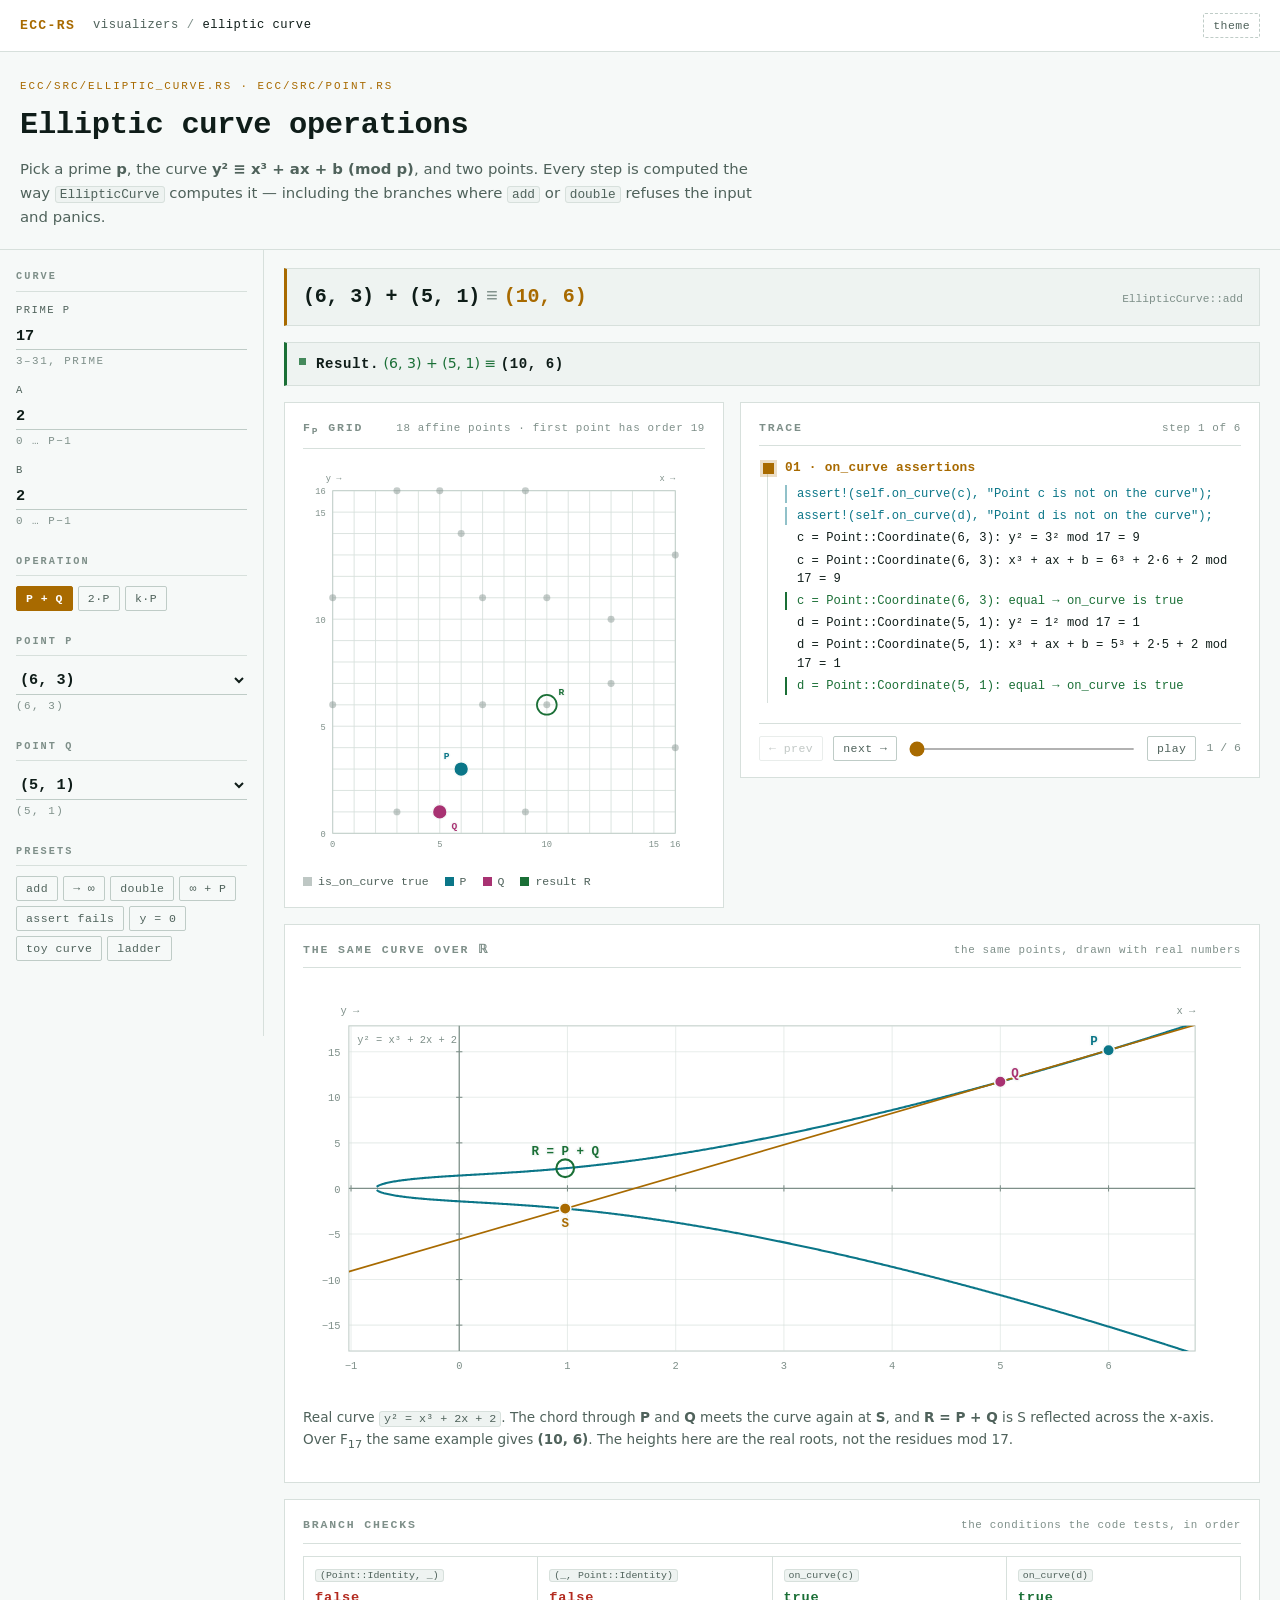
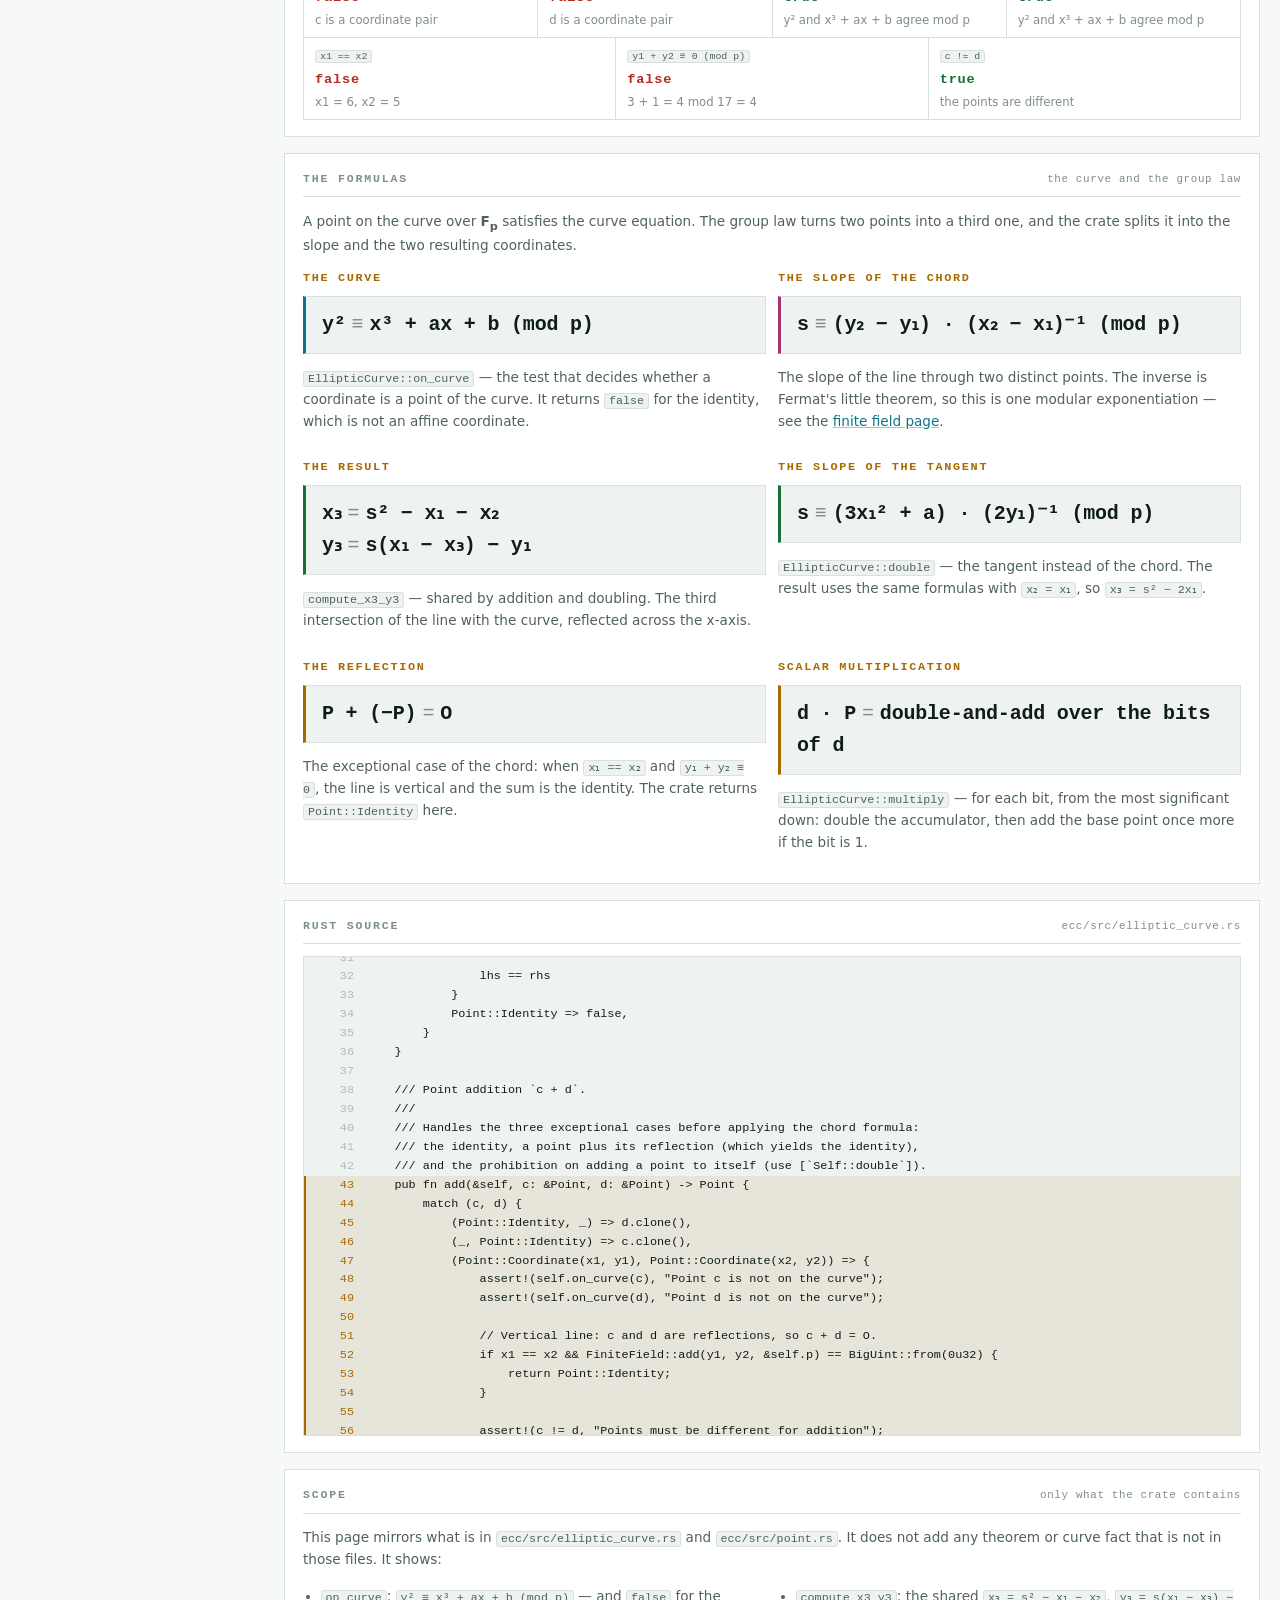
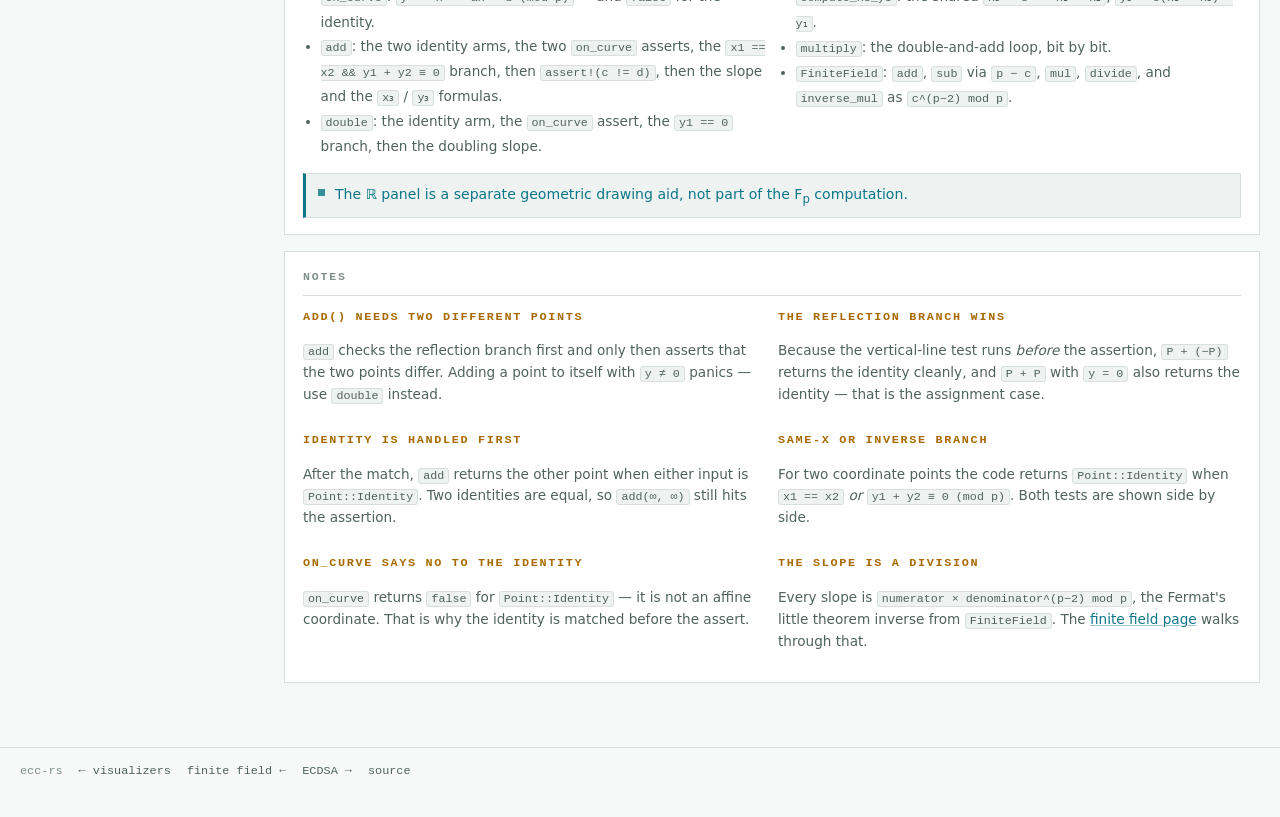
<file: point-arithmetic.html>
<!doctype html>
<html lang="en">
<head>
<meta charset="utf-8">
<meta name="viewport" content="width=device-width, initial-scale=1, viewport-fit=cover">
<title>Elliptic curve operations — ecc-rs visualizers</title>
<link rel="icon" href="data:image/svg+xml,<svg xmlns=%22http://www.w3.org/2000/svg%22 viewBox=%220 0 100 100%22><text y=%22.9em%22 font-size=%2290%22>◈</text></svg>">
<link rel="stylesheet" href="assets/app.css">
</head>
<body>

<header class="masthead">
  <div class="brand"><b>ECC-RS</b></div>
  <nav class="crumbs"><a href="index.html">visualizers</a> / <em>elliptic curve</em></nav>
  <button class="chip ghost theme-btn" id="theme" type="button">theme</button>
</header>

<section class="title">
  <p class="kicker">ecc/src/elliptic_curve.rs · ecc/src/point.rs</p>
  <h1>Elliptic curve operations</h1>
  <p class="lead">
    Pick a prime <b>p</b>, the curve <b>y² ≡ x³ + ax + b (mod p)</b>, and two points. Every step is
    computed the way <code>EllipticCurve</code> computes it — including the branches where
    <code>add</code> or <code>double</code> refuses the input and panics.
  </p>
</section>

<div class="frame">
  <!-- ── control rail ──────────────────────────────────────────────── -->
  <aside class="rail">
    <section class="rail-group">
      <h2>curve</h2>
      <label class="fld">
        <span>prime p</span>
        <input id="pin" type="number" inputmode="numeric" min="3" max="31" step="1" value="17">
        <span class="hint">3–31, prime</span>
      </label>
      <label class="fld">
        <span>a</span>
        <input id="ain" type="number" inputmode="numeric" step="1" value="2">
        <span class="hint">0 … p−1</span>
      </label>
      <label class="fld">
        <span>b</span>
        <input id="bin" type="number" inputmode="numeric" step="1" value="2">
        <span class="hint">0 … p−1</span>
      </label>
    </section>

    <section class="rail-group">
      <h2>operation</h2>
      <div class="chips">
        <button class="chip" data-mode="add" aria-pressed="true">P + Q</button>
        <button class="chip" data-mode="double" aria-pressed="false">2·P</button>
        <button class="chip" data-mode="multiply" aria-pressed="false">k·P</button>
      </div>
    </section>

    <section class="rail-group">
      <h2>point p</h2>
      <label class="fld">
        <select id="ppick"></select>
        <span class="hint" id="pnote"></span>
      </label>
      <div id="pcustomrow" style="display:none">
        <label class="fld">
          <span>custom x, y</span>
          <input id="pcx" type="number" inputmode="numeric" value="0" style="width:50%;display:inline-block">
          <input id="pcy" type="number" inputmode="numeric" value="0" style="width:50%;display:inline-block">
        </label>
      </div>
    </section>

    <section class="rail-group" id="qgroup">
      <h2>point q</h2>
      <label class="fld">
        <select id="qpick"></select>
        <span class="hint" id="qnote"></span>
      </label>
      <div id="qcustomrow" style="display:none">
        <label class="fld">
          <span>custom x, y</span>
          <input id="qcx" type="number" inputmode="numeric" value="0" style="width:50%;display:inline-block">
          <input id="qcy" type="number" inputmode="numeric" value="0" style="width:50%;display:inline-block">
        </label>
      </div>
    </section>

    <section class="rail-group" id="kgroup" style="display:none">
      <h2>scalar</h2>
      <label class="fld">
        <span>k</span>
        <input id="kin" type="number" inputmode="numeric" min="0" step="1" value="10">
        <span class="hint" id="khint"></span>
      </label>
    </section>

    <section class="rail-group">
      <h2>presets</h2>
      <div class="chips">
        <button class="chip" data-preset="add">add</button>
        <button class="chip" data-preset="inverse">→ ∞</button>
        <button class="chip" data-preset="double">double</button>
        <button class="chip" data-preset="identity">∞ + P</button>
        <button class="chip" data-preset="assert">assert fails</button>
        <button class="chip" data-preset="yzero">y = 0</button>
        <button class="chip" data-preset="toy">toy curve</button>
        <button class="chip" data-preset="ladder">ladder</button>
      </div>
    </section>

    <div class="err" id="err" role="alert"></div>
  </aside>

  <!-- ── canvas ───────────────────────────────────────────────────── -->
  <main class="canvas">

    <div class="readout">
      <div class="expr" id="eq"></div>
      <div class="src" id="src"></div>
    </div>
    <div id="msg"></div>

    <div class="split">
      <section class="panel figure">
        <div class="panel-h"><span>f<sub>p</sub> grid</span><span class="note" id="pointCount"></span></div>
        <svg id="grid" viewBox="0 0 460 460" role="img" aria-label="Grid of points on the curve"></svg>
        <div class="legend" id="legend"></div>
      </section>

      <section class="panel">
        <div class="panel-h"><span>trace</span><span class="note" id="progress"></span></div>
        <div class="log log--reveal" id="steps"></div>
        <div class="stepper">
          <button class="chip" id="prev" type="button">← prev</button>
          <button class="chip" id="next" type="button">next →</button>
          <input id="range" type="range" min="0" max="1" value="0" aria-label="Walkthrough step">
          <button class="chip" id="play" type="button">play</button>
          <span class="count" id="count"></span>
        </div>
      </section>
    </div>

    <section class="panel">
      <div class="panel-h"><span>the same curve over ℝ</span><span class="note">the same points, drawn with real numbers</span></div>
      <svg id="realCurve" viewBox="0 0 900 400" role="img" aria-label="Real-number elliptic curve with the secant or tangent of the current example"></svg>
      <p class="cap" id="realNote" style="margin-top:10px"></p>
    </section>

    <section class="panel" id="branch-checks">
      <div class="panel-h"><span>branch checks</span><span class="note">the conditions the code tests, in order</span></div>
      <div class="checks" id="branches"></div>
    </section>

    <section class="panel" id="formulas">
      <div class="panel-h"><span>the formulas</span><span class="note">the curve and the group law</span></div>
      <p class="cap" style="margin-bottom:12px">
        A point on the curve over <b>F<sub>p</sub></b> satisfies the curve equation. The group
        law turns two points into a third one, and the crate splits it into the slope and the
        two resulting coordinates.
      </p>
      <div class="grid-2">
        <div>
          <h3>the curve</h3>
          <div class="readout" style="border-left-color:var(--cyan);margin-bottom:8px">
            <div class="expr">y²<span class="op">≡</span>x³ + ax + b (mod p)</div>
          </div>
          <p class="cap"><code>EllipticCurve::on_curve</code> — the test that decides whether a
          coordinate is a point of the curve. It returns <code>false</code> for the identity,
          which is not an affine coordinate.</p>
        </div>
        <div>
          <h3>the slope of the chord</h3>
          <div class="readout" style="border-left-color:var(--rose);margin-bottom:8px">
            <div class="expr">s<span class="op">≡</span>(y₂ − y₁) · (x₂ − x₁)⁻¹ (mod p)</div>
          </div>
          <p class="cap">The slope of the line through two distinct points. The inverse is
          Fermat's little theorem, so this is one modular exponentiation — see the
          <a href="finite-field.html">finite field page</a>.</p>
        </div>
        <div>
          <h3>the result</h3>
          <div class="readout" style="border-left-color:var(--good);margin-bottom:8px">
            <div class="expr">x₃<span class="op">=</span>s² − x₁ − x₂<br>y₃<span class="op">=</span>s(x₁ − x₃) − y₁</div>
          </div>
          <p class="cap"><code>compute_x3_y3</code> — shared by addition and doubling. The third
          intersection of the line with the curve, reflected across the x-axis.</p>
        </div>
        <div>
          <h3>the slope of the tangent</h3>
          <div class="readout" style="border-left-color:var(--good);margin-bottom:8px">
            <div class="expr">s<span class="op">≡</span>(3x₁² + a) · (2y₁)⁻¹ (mod p)</div>
          </div>
          <p class="cap"><code>EllipticCurve::double</code> — the tangent instead of the chord.
          The result uses the same formulas with <code>x₂ = x₁</code>, so
          <code>x₃ = s² − 2x₁</code>.</p>
        </div>
        <div>
          <h3>the reflection</h3>
          <div class="readout" style="border-left-color:var(--accent);margin-bottom:8px">
            <div class="expr">P + (−P)<span class="op">=</span>O</div>
          </div>
          <p class="cap">The exceptional case of the chord: when <code>x₁ == x₂</code> and
          <code>y₁ + y₂ ≡ 0</code>, the line is vertical and the sum is the identity. The
          crate returns <code>Point::Identity</code> here.</p>
        </div>
        <div>
          <h3>scalar multiplication</h3>
          <div class="readout" style="border-left-color:var(--accent);margin-bottom:8px">
            <div class="expr">d · P<span class="op">=</span>double-and-add over the bits of d</div>
          </div>
          <p class="cap"><code>EllipticCurve::multiply</code> — for each bit, from the most
          significant down: double the accumulator, then add the base point once more if the
          bit is 1.</p>
        </div>
      </div>
    </section>

    <section class="panel" id="ladder-card" style="display:none">
      <div class="panel-h"><span>the double-and-add ladder</span><span class="note" id="ladder-cap"></span></div>
      <p class="cap">
        <code>EllipticCurve::multiply</code> processes the scalar from the most significant bit down.
        For each bit it doubles the running value <code>t</code>, and when the bit is 1 it adds the
        base point once more. The dashed path on the grid is that ladder.
      </p>
      <div class="tw" id="ladder-table" style="margin-top:10px"></div>
    </section>

    <section class="panel">
      <div class="panel-h"><span>rust source</span><span class="note">ecc/src/elliptic_curve.rs</span></div>
      <div class="listing" id="rs"></div>
    </section>

    <section class="panel" id="scope">
      <div class="panel-h"><span>scope</span><span class="note">only what the crate contains</span></div>
      <p class="cap">This page mirrors what is in <code>ecc/src/elliptic_curve.rs</code> and
      <code>ecc/src/point.rs</code>. It does not add any theorem or curve fact that is not in
      those files. It shows:</p>
      <div class="grid-2" style="margin-top:12px">
        <ul class="cap" style="margin:0;padding-left:1.1rem;line-height:1.8">
          <li><code>on_curve</code>: <code>y² ≡ x³ + ax + b (mod p)</code> — and <code>false</code> for the identity.</li>
          <li><code>add</code>: the two identity arms, the two <code>on_curve</code> asserts, the
          <code>x1 == x2 &amp;&amp; y1 + y2 ≡ 0</code> branch, then <code>assert!(c != d)</code>,
          then the slope and the <code>x₃</code> / <code>y₃</code> formulas.</li>
          <li><code>double</code>: the identity arm, the <code>on_curve</code> assert, the
          <code>y1 == 0</code> branch, then the doubling slope.</li>
        </ul>
        <ul class="cap" style="margin:0;padding-left:1.1rem;line-height:1.8">
          <li><code>compute_x3_y3</code>: the shared <code>x₃ = s² − x₁ − x₂</code>,
          <code>y₃ = s(x₁ − x₃) − y₁</code>.</li>
          <li><code>multiply</code>: the double-and-add loop, bit by bit.</li>
          <li><code>FiniteField</code>: <code>add</code>, <code>sub</code> via <code>p − c</code>,
          <code>mul</code>, <code>divide</code>, and <code>inverse_mul</code> as <code>c^(p−2) mod p</code>.</li>
        </ul>
      </div>
      <div class="status info" style="margin-top:14px">
        <div>The ℝ panel is a separate geometric drawing aid, not part of the F<sub>p</sub> computation.</div>
      </div>
    </section>

    <section class="panel" id="notes">
      <div class="panel-h"><span>notes</span></div>
      <div class="grid-2">
        <div>
          <h3>add() needs two different points</h3>
          <p class="cap"><code>add</code> checks the reflection branch first and only then asserts
          that the two points differ. Adding a point to itself with <code>y ≠ 0</code> panics — use
          <code>double</code> instead.</p>
        </div>
        <div>
          <h3>the reflection branch wins</h3>
          <p class="cap">Because the vertical-line test runs <em>before</em> the assertion,
          <code>P + (−P)</code> returns the identity cleanly, and <code>P + P</code> with
          <code>y = 0</code> also returns the identity — that is the assignment case.</p>
        </div>
        <div>
          <h3>identity is handled first</h3>
          <p class="cap">After the match, <code>add</code> returns the other point when either input
          is <code>Point::Identity</code>. Two identities are equal, so <code>add(∞, ∞)</code> still
          hits the assertion.</p>
        </div>
        <div>
          <h3>same-x or inverse branch</h3>
          <p class="cap">For two coordinate points the code returns <code>Point::Identity</code> when
          <code>x1 == x2</code> <em>or</em> <code>y1 + y2 ≡ 0 (mod p)</code>. Both tests are shown
          side by side.</p>
        </div>
        <div>
          <h3>on_curve says no to the identity</h3>
          <p class="cap"><code>on_curve</code> returns <code>false</code> for
          <code>Point::Identity</code> — it is not an affine coordinate. That is why the identity is
          matched before the assert.</p>
        </div>
        <div>
          <h3>the slope is a division</h3>
          <p class="cap">Every slope is <code>numerator × denominator^(p−2) mod p</code>, the
          Fermat's little theorem inverse from <code>FiniteField</code>. The
          <a href="finite-field.html">finite field page</a> walks through that.</p>
        </div>
      </div>
    </section>

  </main>
</div>

<footer class="foot">
  <span>ecc-rs</span>
  <a href="index.html">← visualizers</a>
  <a href="finite-field.html">finite field ←</a>
  <a href="ecdsa.html">ECDSA →</a>
  <a href="https://github.com/leodyversemilla07/ecc-rs">source</a>
</footer>

<script src="assets/rust-source.js"></script>
<script src="assets/ecc.js"></script>
<script>
(function () {
  'use strict';

  const {
    ec, traceAdd, traceDouble, traceMultiply, rsView, mod, pt, ptText, ptCode, IDENTITY,
  } = ECC;

  const $ = (s) => document.querySelector(s);
  const PRIMES = [3, 5, 7, 11, 13, 17, 19, 23, 29, 31];

  const state = {
    p: 17n, a: 2n, b: 2n, mode: 'add', pSel: -1, qSel: -1, step: 0, timer: null, points: [],
  };

  const curve = () => ({ p: state.p, a: state.a, b: state.b });

  /** The step index that was on screen last, so the new one can animate in. */
  let revealedStep = -1;

  const friendly = (s) => String(s)
    .replace(/Point::Coordinate\((\d+), (\d+)\)/g, '($1, $2)')
    .replace(/Point::Identity/g, '∞')
    .replace(/ - the program panics here/g, ' — panics');

  function getP() {
    if (state.pSel === -1) return IDENTITY;
    if (state.pSel === -2) return pt($('#pcx').value || 0, $('#pcy').value || 0);
    return state.points[state.pSel];
  }

  function getQ() {
    if (state.qSel === -1) return IDENTITY;
    if (state.qSel === -2) return pt($('#qcx').value || 0, $('#qcy').value || 0);
    return state.points[state.qSel];
  }

  function fillSelect(el, selected) {
    el.innerHTML = '<option value="-1">Identity (∞)</option>'
      + state.points.map((q, i) => `<option value="${i}">(${q.x}, ${q.y})</option>`).join('')
      + '<option value="-2">Custom (x, y) …</option>';
    el.value = String(selected);
  }

  function syncCustomRows() {
    $('#pcustomrow').style.display = state.pSel === -2 ? 'block' : 'none';
    $('#qcustomrow').style.display = state.qSel === -2 ? 'block' : 'none';
  }

  function rebuild(resetStep = true) {
    const oldP = state.pSel >= 0 ? state.points[state.pSel] : null;
    const oldQ = state.qSel >= 0 ? state.points[state.qSel] : null;

    state.points = ec.enumerate(curve());
    const find = (q) => (q ? state.points.findIndex((r) => r.x === q.x && r.y === q.y) : -1);

    let pSel = find(oldP);
    let qSel = find(oldQ);

    if (pSel === -1 || qSel === -1) {
      const useTest = state.p === 17n && state.a === 2n && state.b === 2n;
      const preferred = useTest ? [{ x: 6n, y: 3n }, { x: 5n, y: 1n }] : state.points.slice(0, 2);
      if (pSel === -1 && preferred[0]) pSel = find(preferred[0]);
      if (qSel === -1) {
        if (preferred[1]) qSel = find(preferred[1]);
        else qSel = state.points.length ? 0 : -1;
      }
    }
    if (!state.points.length) { pSel = -1; qSel = -1; }

    state.pSel = pSel;
    state.qSel = qSel;
    if (resetStep) state.step = 0;
    stopPlay();
    fillSelect($('#ppick'), state.pSel);
    fillSelect($('#qpick'), state.qSel);
    syncCustomRows();
    $('#pnote').textContent = ptText(getP());
    $('#qnote').textContent = ptText(getQ());
    render();
  }

  /* ── build the run ──────────────────────────────────────────────── */

  function buildRun() {
    const c = curve();
    const P = getP();
    const Q = getQ();

    if (state.mode === 'add') {
      const t = traceAdd(c, P, Q);
      t.mode = 'add'; t.P = P; t.Q = Q; t.ladder = [];
      return t;
    }
    if (state.mode === 'double') {
      const t = traceDouble(c, P);
      t.mode = 'double'; t.P = P; t.Q = null; t.ladder = [];
      return t;
    }
    const k = BigInt($('#kin').value || '0');
    const t = traceMultiply(c, k, P);
    t.mode = 'multiply'; t.P = P; t.Q = null;
    const bits = k.toString(2);
    const ones = [...bits].filter((x) => x === '1').length;
    t.branches = [
      { name: 'd == 0', value: k === 0n, detail: k === 0n ? 'returns Point::Identity immediately' : `the scalar is ${k}` },
      { name: 'd.bits()', value: true, detail: `${bits.length} bits — the loop covers bit ${bits.length - 2} down to bit 0` },
      { name: 'd.bit(i) == 1', value: true, detail: `${ones} of the ${bits.length - 1} processed bits are 1, so ${ones} addition${ones === 1 ? '' : 's'} happen` },
      { name: 't = c.clone()', value: true, detail: 'the accumulator starts at the base point — the most significant bit is implied' },
    ];
    return t;
  }

  /* ── grid ───────────────────────────────────────────────────────── */

  function renderGrid(run) {
    const p = Number(state.p);
    const W = 460;
    const pad = 34;
    const size = W - pad * 2;
    const step = size / (p - 1);
    const X = (x) => pad + Number(x) * step;
    const Y = (y) => pad + (p - 1 - Number(y)) * step;

    let s = '';
    for (let i = 0; i < p; i += 1) {
      s += `<line x1="${X(i)}" y1="${pad}" x2="${X(i)}" y2="${pad + size}" class="g-line"/>`;
      s += `<line x1="${pad}" y1="${Y(i)}" x2="${pad + size}" y2="${Y(i)}" class="g-line"/>`;
    }
    s += `<rect x="${pad}" y="${pad}" width="${size}" height="${size}" fill="none" class="g-axis"/>`;

    const ticks = new Set([0, p - 1]);
    if (p >= 11) for (let i = 5; i < p - 1; i += 5) ticks.add(i);
    else for (let i = 1; i < p - 1; i += 1) ticks.add(i);
    for (const t of ticks) {
      s += `<text x="${X(t)}" y="${pad + size + 16}" text-anchor="middle" class="g-text">${t}</text>`;
      s += `<text x="${pad - 8}" y="${Y(t) + 4}" text-anchor="end" class="g-text">${t}</text>`;
    }
    s += `<text x="${pad + size}" y="${pad - 11}" text-anchor="end" class="g-text">x →</text>`;
    s += `<text x="${pad - 8}" y="${pad - 11}" text-anchor="start" class="g-text">y →</text>`;

    const dotR = Math.max(2, Math.min(4, (step * 0.2)));
    for (const q of state.points) s += `<circle cx="${X(q.x)}" cy="${Y(q.y)}" r="${dotR}" class="g-dot"/>`;

    if (run.ladder && run.ladder.length > 1) {
      const pts = run.ladder.map((l) => l.point).filter((q) => q !== IDENTITY);
      if (pts.length > 1) {
        s += `<polyline class="ladder-line" points="${pts.map((q) => `${X(q.x)},${Y(q.y)}`).join(' ')}"/>`;
        for (const q of pts) s += `<circle cx="${X(q.x)}" cy="${Y(q.y)}" r="3" class="ladder-dot"/>`;
      }
    }

    const mr = Math.max(5.5, Math.min(9, (step * 0.34)));
    const samePQ = run.mode === 'add' && run.P && run.Q && run.P.x === run.Q.x && run.P.y === run.Q.y;
    const label = (q, text, cls, dx, dy, anchor) => `<text x="${X(q.x) + dx}" y="${Y(q.y) + dy}" text-anchor="${anchor || 'start'}" class="mk-label ${cls}">${text}</text>`;

    if (run.result && run.result !== IDENTITY) {
      s += `<circle cx="${X(run.result.x)}" cy="${Y(run.result.y)}" r="${mr + 3}" class="mk-ring" stroke="var(--good)"/>`;
      s += label(run.result, 'R', 'r', mr + 5, -mr - 3, 'start');
    }
    if (run.P) {
      s += `<circle cx="${X(run.P.x)}" cy="${Y(run.P.y)}" r="${mr}" class="mk p"/>`;
      s += label(run.P, 'P', 'p', -mr - 5, -mr - 3, 'end');
    }
    if (run.mode === 'add' && run.Q && !samePQ) {
      s += `<circle cx="${X(run.Q.x)}" cy="${Y(run.Q.y)}" r="${mr}" class="mk q"/>`;
      s += label(run.Q, 'Q', 'q', mr + 5, mr + 11, 'start');
    }
    if (samePQ) {
      s += `<circle cx="${X(run.Q.x)}" cy="${Y(run.Q.y)}" r="${mr + 3}" class="mk-ring" stroke="var(--accent)"/>`;
      s += label(run.Q, 'P = Q', 'q', mr + 7, -mr - 3, 'start');
    }

    const ids = [];
    if (!run.P) ids.push('P = ∞');
    if (run.mode === 'add' && !run.Q) ids.push('Q = ∞');
    if (!run.result && !run.panic) ids.push('R = ∞');
    if (ids.length) s += `<text x="${pad}" y="16" text-anchor="start" class="g-text">${ids.join('   ')}</text>`;

    $('#grid').innerHTML = s;
  }

  /* ── the real curve ─────────────────────────────────────────────── */

  function realY(x, a, b) {
    const r = (x * x * x) + (a * x) + b;
    return r >= 0 ? Math.sqrt(r) : null;
  }

  /** A tick step that leaves about n labels on an axis. */
  function niceStep(span, target) {
    if (!(span > 0)) return 1;
    const raw = span / target;
    const pow = Math.pow(10, Math.floor(Math.log10(raw)));
    const norm = raw / pow;
    const step = norm <= 1 ? 1 : norm <= 2 ? 2 : norm <= 5 ? 5 : 10;
    return step * pow;
  }

  /** The tick values from lo to hi, in steps of step. */
  function ticksIn(lo, hi, step) {
    const out = [];
    const start = Math.ceil(lo / step - 1e-9) * step;
    for (let i = 0; i < 200; i += 1) {
      const v = start + i * step;
      if (v > hi + 1e-9) break;
      out.push(Number(v.toFixed(10)));
    }
    return out;
  }

  /** A short number for a tick label. */
  function fmtNum(v) {
    return String(Math.round(v * 1000) / 1000).replace('-', '−');
  }

  /** The leftmost x where the real curve exists — where x³ + ax + b = 0. */
  function findRealStartX(a, b) {
    const M = Math.max(8, Math.abs(a) + Math.abs(b) + 6);
    let last = M;
    for (let x = M; x >= -M; x -= 0.01) {
      if ((x * x * x) + (a * x) + b < 0) return last;
      last = x;
    }
    return 0;
  }

  /** Third intersection S of a line with the curve, and its reflection R. */
  function realHit(s, x1, x2, y1) {
    const x3 = (s * s) - x1 - x2;
    const y3 = (s * (x1 - x3)) - y1;
    return { S: { x: x3, y: -y3 }, R: { x: x3, y: y3 } };
  }

  /** The chord through two real points. */
  function realChord(A, B) {
    return realHit((B.y - A.y) / (B.x - A.x), A.x, B.x, A.y);
  }

  /** The tangent at a real point. */
  function realTangent(A, a) {
    return realHit(((3 * A.x * A.x) + a) / (2 * A.y), A.x, A.x, A.y);
  }

  /** The crate's double-and-add ladder, run over the reals. */
  function realLadder(k, base, a) {
    const out = [base];
    let t = base;
    const bits = k.toString(2);
    for (let i = bits.length - 2; i >= 0; i -= 1) {
      if (Math.abs(t.y) < 1e-9) break;
      t = realTangent(t, a).R;
      out.push(t);
      if (bits[i] === '1') {
        if (Math.abs(t.x - base.x) < 1e-9) {
          if (Math.abs(t.y - base.y) > 1e-9) break;   /* t + base = ∞ */
          t = realTangent(t, a).R;                   /* the crate doubles here */
        } else {
          t = realChord(t, base).R;
        }
        out.push(t);
      }
    }
    return out;
  }

  /**
   * The current example drawn over the reals: the same curve, the same
   * points, the same operation.
   */
  function realGeometry(run) {
    const a = Number(state.a);
    const b = Number(state.b);
    const P = run.P;
    const Q = run.Q;
    const g = {
      kind: 'none', A: null, B: null, S: null, R: null,
      line: null, ladder: [], rlabel: 'R', note: '',
    };

    /* The real point above a field column — null when there is none to draw. */
    const upper = (q) => {
      if (!q) return null;
      const x = Number(q.x);
      const y = realY(x, a, b);
      if (y === null || !Number.isFinite(y) || y > 1e4) return null;
      return { x, y };
    };

    /* A point whose column is off the real curve. */
    const noColumn = (q) => {
      const x = Number(q.x);
      g.note = `The column x = ${x} has no point on the real curve here, so there is nothing to draw over the reals.`;
      return g;
    };

    if (run.mode === 'multiply') {
      if (!P) {
        g.note = 'The base point is the identity, and every multiple of it is the identity.';
        return g;
      }
      const base = upper(P);
      if (!base) return noColumn(P);
      if (base.y < 1e-12) {
        g.note = 'P has y = 0, so it is its own inverse and the tangent there is vertical: the ladder leaves the curve at the point at infinity.';
        return g;
      }
      const k = BigInt($('#kin').value || '0');
      g.kind = 'ladder';
      g.A = base;
      g.ladder = realLadder(k, base, a);
      g.R = g.ladder[g.ladder.length - 1];
      g.rlabel = `R = ${k}·P`;
      return g;
    }

    if (run.mode === 'double') {
      if (!P) {
        g.note = 'The point is the identity, and 2 · ∞ is the identity.';
        return g;
      }
      const A = upper(P);
      if (!A) return noColumn(P);
      g.A = A;
      if (A.y < 1e-12) {
        /* The tangent at a point with y = 0 is vertical: 2P = ∞. */
        g.kind = 'vertical';
        g.note = 'P has y = 0, so the tangent there is vertical and its third intersection is the point at infinity: 2P = ∞.';
        return g;
      }
      g.kind = 'tangent';
      const hit = realTangent(A, a);
      g.S = hit.S;
      g.R = hit.R;
      g.line = { s: ((3 * A.x * A.x) + a) / (2 * A.y), x0: A.x, y0: A.y };
      g.rlabel = 'R = 2P';
      return g;
    }

    /* P + Q */
    if (!P && !Q) {
      g.note = 'Both points are the identity, and ∞ + ∞ is the identity.';
      return g;
    }
    if (!P) {
      const B = upper(Q);
      if (!B) return noColumn(Q);
      g.kind = 'single';
      g.B = B;
      g.R = B;
      g.rlabel = 'R = Q';
      g.note = 'P is the identity, so the sum is Q itself.';
      return g;
    }
    if (!Q) {
      const A = upper(P);
      if (!A) return noColumn(P);
      g.kind = 'single';
      g.A = A;
      g.R = A;
      g.rlabel = 'R = P';
      g.note = 'Q is the identity, so the sum is P itself.';
      return g;
    }

    const px = Number(P.x);
    const qx = Number(Q.x);
    const A = upper(P);
    const B = upper(Q);
    if (!A) return noColumn(P);
    if (!B) return noColumn(Q);
    g.A = A;
    g.B = B;

    if (px !== qx) {
      g.kind = 'chord';
      const hit = realChord(A, B);
      g.S = hit.S;
      g.R = hit.R;
      g.line = { s: (B.y - A.y) / (B.x - A.x), x0: A.x, y0: A.y };
      g.rlabel = 'R = P + Q';
      return g;
    }

    /* Same column: the line through the two points is vertical. */
    if (mod(P.y + Q.y, state.p) === 0n) {
      g.kind = 'vertical';
      g.B = { x: A.x, y: -A.y };
      g.note = P.y === Q.y
        ? 'P and Q are the same point with y = 0, so P is its own inverse: the tangent there is vertical and P + Q = ∞.'
        : `P and Q share the column x = ${px} and are reflections of each other. The line through them is vertical, so its third intersection is the point at infinity: P + Q = ∞.`;
      return g;
    }

    if (P.y === Q.y) {
      /* P and Q are the same point: the crate panics, the geometry is the tangent. */
      g.kind = 'tangent';
      g.note = 'P and Q are the same point. The crate panics here — it refuses to add a point to itself — but the geometric picture of adding a point to itself is the tangent at P, drawn here.';
      const hit = realTangent(A, a);
      g.S = hit.S;
      g.R = hit.R;
      g.line = { s: ((3 * A.x * A.x) + a) / (2 * A.y), x0: A.x, y0: A.y };
      g.rlabel = 'R = 2P';
      return g;
    }

    g.kind = 'vertical';
    g.B = { x: A.x, y: -A.y };
    g.note = `P and Q share the column x = ${px} but are not reflections of each other — the crate divides by x₂ − x₁ = 0.`;
    return g;
  }

  /** The note under the real curve: the same example, drawn over the reals. */
  function realCaption(run, g) {
    const a = Number(state.a);
    const b = Number(state.b);
    const p = Number(state.p);
    const eq = `y² = x³ + ${a}x + ${b}`;
    const field = run.panic ? 'the crate panics' : `<b>${ptText(run.result || IDENTITY)}</b>`;
    const same = `Over F<sub>${p}</sub> the same example gives ${field}.`;
    const heights = ' The heights here are the real roots, not the residues mod ' + p + '.';

    if (g.kind === 'none') {
      return `Real curve <code>${eq}</code>. ${g.note} There is nothing to draw over the reals.`;
    }
    if (g.kind === 'single' || g.kind === 'vertical') {
      return `Real curve <code>${eq}</code>. ${g.note} ${same}`;
    }
    if (g.kind === 'ladder') {
      const k = BigInt($('#kin').value || '0');
      return `Real curve <code>${eq}</code>. The dashed path is the crate's double-and-add ladder for k = ${k} = ${k.toString(2)}₂: double the accumulator, then add P once more for every bit that is 1. ${same}${heights}`;
    }
    if (g.kind === 'tangent' && g.note) {
      return `Real curve <code>${eq}</code>. ${g.note} ${same}`;
    }
    if (g.kind === 'tangent') {
      return `Real curve <code>${eq}</code>. The tangent at <b>P</b> meets the curve again at <b>S</b>, and <b>R = 2P</b> is S reflected across the x-axis. ${same}${heights}`;
    }
    return `Real curve <code>${eq}</code>. The chord through <b>P</b> and <b>Q</b> meets the curve again at <b>S</b>, and <b>R = P + Q</b> is S reflected across the x-axis. ${same}${heights}`;
  }

  function renderRealCurve(run) {
    const a = Number(state.a);
    const b = Number(state.b);
    const W = 900;
    const H = 400;
    const pad = 44;
    const plotW = W - pad * 2;
    const plotH = H - pad * 2;

    const g = realGeometry(run);

    const shown = [g.A, g.B, g.S, g.R].filter(Boolean).concat(g.ladder);
    let xMin = 0;
    let xMax = 1;
    let yTop = 0.8;
    for (const q of shown) {
      xMin = Math.min(xMin, q.x);
      xMax = Math.max(xMax, q.x);
      yTop = Math.max(yTop, Math.abs(q.y));
    }

    const start = findRealStartX(a, b);
    const xLo = Math.min(xMin, start - 0.25);
    const xHi = Math.max(xMax + 0.8, start + 1.2);
    const yMax = (yTop * 1.15) + 0.4;

    const X = (x) => pad + ((x - xLo) / (xHi - xLo)) * plotW;
    const Y = (y) => pad + ((yMax - y) / (2 * yMax)) * plotH;

    let out = `<defs><clipPath id="realClip"><rect x="${pad}" y="${pad}" width="${plotW}" height="${plotH}"/></clipPath></defs>`;
    out += `<rect x="${pad}" y="${pad}" width="${plotW}" height="${plotH}" fill="none" class="real-axis"/>`;

    const xSpan = xHi - xLo;
    const ySpan = 2 * yMax;
    const xTicks = ticksIn(xLo, xHi, niceStep(xSpan, 9));
    const yTicks = ticksIn(-yMax, yMax, niceStep(ySpan, 8));
    for (const x of xTicks) {
      out += `<line x1="${X(x)}" y1="${pad}" x2="${X(x)}" y2="${pad + plotH}" class="real-grid"/>`;
    }
    for (const y of yTicks) {
      out += `<line x1="${pad}" y1="${Y(y)}" x2="${pad + plotW}" y2="${Y(y)}" class="real-grid"/>`;
    }

    /* the axes, with numbers — the same idea as the F_p grid */
    const yZero = Y(0);
    const xZero = X(0);
    const hasYAxis = 0 >= xLo && 0 <= xHi;
    if (hasYAxis) out += `<line x1="${xZero}" y1="${pad}" x2="${xZero}" y2="${pad + plotH}" class="real-zero"/>`;
    out += `<line x1="${pad}" y1="${yZero}" x2="${pad + plotW}" y2="${yZero}" class="real-zero"/>`;
    for (const x of xTicks) {
      out += `<line x1="${X(x)}" y1="${yZero - 3}" x2="${X(x)}" y2="${yZero + 3}" class="real-tick"/>`;
      out += `<text x="${X(x)}" y="${pad + plotH + 17}" text-anchor="middle" class="g-text">${fmtNum(x)}</text>`;
    }
    for (const y of yTicks) {
      if (hasYAxis) out += `<line x1="${xZero - 3}" y1="${Y(y)}" x2="${xZero + 3}" y2="${Y(y)}" class="real-tick"/>`;
      out += `<text x="${pad - 8}" y="${Y(y) + 4}" text-anchor="end" class="g-text">${fmtNum(y)}</text>`;
    }
    out += `<text x="${pad + plotW}" y="${pad - 11}" text-anchor="end" class="g-text">x →</text>`;
    out += `<text x="${pad - 8}" y="${pad - 11}" text-anchor="start" class="g-text">y →</text>`;

    out += '<g clip-path="url(#realClip)">';
    const samples = [];
    let segment = null;
    const N = 700;
    for (let i = 0; i <= N; i += 1) {
      const x = xLo + ((xHi - xLo) * i) / N;
      const y = realY(x, a, b);
      if (y === null) {
        if (segment) { samples.push(segment); segment = null; }
      } else {
        if (!segment) segment = [];
        segment.push({ x, y });
      }
    }
    if (segment) samples.push(segment);
    for (const seg of samples) {
      if (seg.length < 2) continue;
      out += `<path class="real-curve" d="${seg.map((q, i) => `${i ? 'L' : 'M'} ${X(q.x)} ${Y(q.y)}`).join(' ')}"/>`;
      out += `<path class="real-curve" d="${seg.map((q, i) => `${i ? 'L' : 'M'} ${X(q.x)} ${Y(-q.y)}`).join(' ')}"/>`;
    }
    if (g.kind === 'vertical') {
      const vx = X(g.A.x);
      out += `<line x1="${vx}" y1="${pad}" x2="${vx}" y2="${pad + plotH}" class="real-line"/>`;
    } else if (g.line) {
      const ly1 = g.line.y0 + (g.line.s * (xLo - g.line.x0));
      const ly2 = g.line.y0 + (g.line.s * (xHi - g.line.x0));
      out += `<line x1="${X(xLo)}" y1="${Y(ly1)}" x2="${X(xHi)}" y2="${Y(ly2)}" class="real-line"/>`;
    }
    if (g.kind === 'ladder' && g.ladder.length > 1) {
      out += `<polyline class="ladder-line" points="${g.ladder.map((q) => `${X(q.x)},${Y(q.y)}`).join(' ')}"/>`;
      for (const q of g.ladder) out += `<circle cx="${X(q.x)}" cy="${Y(q.y)}" r="2.5" class="ladder-dot"/>`;
    }
    out += '</g>';

    const r = 5.5;
    const label = (q, text, cls, dx, dy) => `<text x="${X(q.x) + dx}" y="${Y(q.y) + dy}" text-anchor="middle" class="real-label ${cls}">${text}</text>`;
    const rBelow = g.S ? Y(g.R.y) > Y(g.S.y) : false;

    if (g.A) {
      out += `<circle cx="${X(g.A.x)}" cy="${Y(g.A.y)}" r="${r}" fill="var(--cyan)" stroke="var(--bg)" stroke-width="1.5"/>`;
      out += label(g.A, 'P', 'a', -14, -5);
    }
    if (g.B) {
      out += `<circle cx="${X(g.B.x)}" cy="${Y(g.B.y)}" r="${r}" fill="var(--rose)" stroke="var(--bg)" stroke-width="1.5"/>`;
      out += label(g.B, 'Q', 'b', 14, -5);
    }
    if (g.S) {
      out += `<circle cx="${X(g.S.x)}" cy="${Y(g.S.y)}" r="${r}" fill="var(--accent)" stroke="var(--bg)" stroke-width="1.5"/>`;
      out += label(g.S, 'S', 's', 0, rBelow ? -12 : 18);
    }
    if (g.R) {
      out += `<circle cx="${X(g.R.x)}" cy="${Y(g.R.y)}" r="${r + 3}" class="mk-ring" stroke="var(--good)"/>`;
      out += label(g.R, g.rlabel, 'r', 0, rBelow ? 18 : -13);
    }
    if (g.kind === 'vertical') {
      out += `<text x="${X(g.A.x)}" y="${pad + 18}" text-anchor="middle" class="real-label r">R = ∞</text>`;
    }
    out += `<text x="${pad + 8}" y="${pad + 16}" class="g-text">y² = x³ + ${a}x + ${b}</text>`;

    $('#realCurve').innerHTML = out;
    $('#realNote').innerHTML = realCaption(run, g);
  }

  /* ── rendering ─────────────────────────────────────────────────── */

  function renderMsg(run) {
    const box = $('#msg');
    if (run.panic) {
      box.innerHTML = `<div class="status bad" style="margin-bottom:0"><div><b>No result.</b> ${run.panic}. The Rust program panics at this line; nothing is returned.</div></div>`;
      return;
    }
    let left = ptText(run.P);
    if (run.mode === 'add') left += ` + ${ptText(run.Q)}`;
    else if (run.mode === 'double') left = `2 · ${ptText(run.P)}`;
    else left = `${$('#kin').value} · ${ptText(run.P)}`;
    box.innerHTML = `<div class="status good" style="margin-bottom:0"><div><b>Result.</b> ${left} ≡ <b>${ptText(run.result)}</b></div></div>`;
  }

  function renderLegend(run) {
    const items = ['<span><i class="swatch curve"></i> is_on_curve true</span>', '<span><i class="swatch p"></i> P</span>'];
    if (run.mode === 'add') items.push('<span><i class="swatch q"></i> Q</span>');
    items.push('<span><i class="swatch r"></i> result R</span>');
    if (run.ladder && run.ladder.length > 1) items.push('<span><i class="swatch l"></i> ladder</span>');
    $('#legend').innerHTML = items.join('');
  }

  function renderWalk(run) {
    const steps = run.steps;
    state.step = Math.max(0, Math.min(state.step, steps.length - 1));
    $('#progress').textContent = `step ${state.step + 1} of ${steps.length}`;
    $('#eq').innerHTML = run.eqL !== null && run.eqL !== undefined
      ? `${friendly(run.eqL)}<span class="op">≡</span><span class="val">${friendly(run.eqR)}</span>`
      : '';
    $('#src').textContent = run.title;
    $('#steps').innerHTML = steps.map((st, i) => {
      const cls = i === state.step ? 'current' : i < state.step ? 'done' : 'future';
      // The step that has just come into view gets a short entrance animation.
      const incoming = i === state.step && i !== revealedStep ? ' incoming' : '';
      if (i === state.step) revealedStep = i;
      return `<div class="log-step ${cls}${incoming}">
        <h3>${String(i + 1).padStart(2, '0')} · ${st.title}</h3>
        <div class="lines">${st.lines.map((l) => `<div class="ln ${l.tone}">${l.s}</div>`).join('')}</div>
      </div>`;
    }).join('');
    $('#range').max = String(steps.length - 1);
    $('#range').value = String(state.step);
    $('#count').textContent = `${state.step + 1} / ${steps.length}`;
    $('#prev').disabled = state.step === 0;
    $('#next').disabled = state.step >= steps.length - 1;
    $('#play').textContent = state.timer ? 'pause' : 'play';
  }

  function renderBranches(run) {
    $('#branches').innerHTML = run.branches.map((b) => `<div class="check">
      <div class="name"><code>${b.name}</code></div>
      <div class="val ${b.value ? 't' : 'f'}">${b.value ? 'true' : 'false'}</div>
      <div class="detail">${b.detail}</div>
    </div>`).join('');
  }

  function renderLadder(run) {
    const card = $('#ladder-card');
    if (run.mode !== 'multiply') { card.style.display = 'none'; return; }
    card.style.display = '';
    const k = BigInt($('#kin').value || '0');
    $('#ladder-cap').textContent = `k = ${k} = ${k.toString(2)}₂`;
    $('#khint').textContent = `binary ${k.toString(2)}`;

    let h = '<table class="data"><tr><th>#</th><th>step</th><th>t after the step</th><th>on the curve</th></tr>';
    run.ladder.forEach((l, i) => {
      const on = l.point === IDENTITY ? 'identity' : (ec.onCurve(curve(), l.point) ? 'yes' : 'no');
      h += `<tr><td>${i}</td><td>${l.label}</td><td>${ptText(l.point)}</td><td class="${on === 'yes' ? 'pass' : 'dim'}">${on}</td></tr>`;
    });
    h += '</table>';
    $('#ladder-table').innerHTML = h;
  }

  function renderCurveFacts() {
    const n = state.points.length;
    const gen = state.points[0] || null;
    const ord = gen ? ec.order(curve(), gen) : 0n;
    const box = $('#pointCount');
    box.innerHTML = `${n} affine points${ord ? ` · first point has order ${ord}` : ''}`;
  }

  function render() {
    const run = buildRun();
    renderGrid(run);
    renderRealCurve(run);
    renderMsg(run);
    renderLegend(run);
    renderWalk(run);
    renderBranches(run);
    renderLadder(run);
    renderCurveFacts();

    const region = run.mode === 'add' ? 'add' : run.mode === 'double' ? 'double' : 'multiply';
    $('#rs').innerHTML = rsView.html('ecc/src/elliptic_curve.rs', region);
    rsView.reveal('ecc/src/elliptic_curve.rs', region);
  }

  /* ── playback ────────────────────────────────────────────────────── */

  function stopPlay() {
    if (state.timer) { clearInterval(state.timer); state.timer = null; }
    const b = $('#play');
    if (b) b.textContent = 'play';
  }

  function togglePlay() {
    if (state.timer) { stopPlay(); render(); return; }
    const run = buildRun();
    if (state.step >= run.steps.length - 1) state.step = 0;
    state.timer = setInterval(() => {
      const nextRun = buildRun();
      if (state.step < nextRun.steps.length - 1) {
        state.step += 1;
        render();
      } else {
        stopPlay();
        render();
      }
    }, 900);
    render();
  }

  /* ── presets ─────────────────────────────────────────────────────── */

  function applyPreset(name) {
    stopPlay();
    state.step = 0;
    showError('');

    if (name === 'toy') {
      state.p = 17n; state.a = 2n; state.b = 2n;
      $('#pin').value = '17'; $('#ain').value = '2'; $('#bin').value = '2';
      state.points = ec.enumerate(curve());
      const find = (x, y) => state.points.findIndex((q) => q.x === x && q.y === y);
      state.mode = 'add';
      state.pSel = find(6n, 3n);
      state.qSel = find(5n, 1n);
    } else {
      state.points = ec.enumerate(curve());
      if (!state.points.length) {
        showError('This curve has no affine points; change a or b.');
        return;
      }
      const p = state.p;
      const findPair = (pred) => {
        for (let i = 0; i < state.points.length; i += 1) {
          for (let j = i + 1; j < state.points.length; j += 1) {
            if (pred(state.points[i], state.points[j])) return [i, j];
          }
        }
        return null;
      };
      const firstNonZeroY = state.points.findIndex((q) => q.y !== 0n);

      if (name === 'add') {
        const pair = findPair((A, Bq) => A.x !== Bq.x && mod(A.y + Bq.y, p) !== 0n) || [0, 1];
        state.mode = 'add'; state.pSel = pair[0]; state.qSel = pair[1];
      } else if (name === 'inverse') {
        const pair = findPair((A, Bq) => A.x === Bq.x && mod(A.y + Bq.y, p) === 0n);
        if (!pair) { showError('This curve has no inverse pair with two distinct points.'); return; }
        state.mode = 'add'; state.pSel = pair[0]; state.qSel = pair[1];
      } else if (name === 'double') {
        const i = firstNonZeroY >= 0 ? firstNonZeroY : 0;
        state.mode = 'double'; state.pSel = i; state.qSel = i;
      } else if (name === 'identity') {
        state.mode = 'add'; state.pSel = -1; state.qSel = 0;
      } else if (name === 'assert') {
        state.mode = 'add'; state.pSel = 0; state.qSel = 0;
      } else if (name === 'yzero') {
        state.p = 17n; state.a = 3n; state.b = 0n;
        $('#pin').value = '17'; $('#ain').value = '3'; $('#bin').value = '0';
        state.points = ec.enumerate(curve());
        const idx = state.points.findIndex((q) => q.y === 0n);
        if (idx === -1) { showError('This curve has no point with y = 0.'); return; }
        state.mode = 'add'; state.pSel = idx; state.qSel = idx;
      } else if (name === 'ladder') {
        state.mode = 'multiply'; state.pSel = firstNonZeroY >= 0 ? firstNonZeroY : 0; state.qSel = -1;
        $('#kin').value = '10';
      }
    }

    syncModeUI();
    fillSelect($('#ppick'), state.pSel);
    fillSelect($('#qpick'), state.qSel);
    syncCustomRows();
    $('#pnote').textContent = ptText(getP());
    $('#qnote').textContent = ptText(getQ());
    render();
  }

  function showError(msg) { $('#err').textContent = msg || ''; }

  function syncModeUI() {
    document.querySelectorAll('[data-mode]').forEach((b) => {
      b.setAttribute('aria-pressed', String(b.dataset.mode === state.mode));
    });
    $('#qgroup').style.display = state.mode === 'add' ? 'block' : 'none';
    $('#qcustomrow').style.display = (state.mode === 'add' && state.qSel === -2) ? 'block' : 'none';
    $('#kgroup').style.display = state.mode === 'multiply' ? 'block' : 'none';
  }

  /* ── events ──────────────────────────────────────────────────────── */

  function bindCurveInput(id, key) {
    const el = $(id);
    el.addEventListener('input', () => {
      const v = Number(el.value);
      if (!Number.isInteger(v)) return;
      if (v >= 0 && v < Number(state.p)) {
        showError('');
        state[key] = BigInt(v);
        rebuild();
      }
    });
    el.addEventListener('change', () => {
      const v = Number(el.value);
      if (!Number.isInteger(v)) { el.value = String(state[key]); return; }
      showError('');
      state[key] = mod(BigInt(v), state.p);
      el.value = String(state[key]);
      rebuild();
    });
  }

  $('#pin').addEventListener('input', () => {
    const v = Number($('#pin').value);
    if (!PRIMES.includes(v)) { showError('Choose a prime p from 3 to 31.'); return; }
    showError('');
    state.p = BigInt(v);
    state.a = mod(state.a, state.p);
    state.b = mod(state.b, state.p);
    $('#ain').value = String(state.a);
    $('#bin').value = String(state.b);
    rebuild();
  });
  $('#pin').addEventListener('change', () => {
    const v = Number($('#pin').value);
    if (!PRIMES.includes(v)) { $('#pin').value = String(state.p); showError('Choose a prime p from 3 to 31.'); }
  });

  bindCurveInput('#ain', 'a');
  bindCurveInput('#bin', 'b');

  document.querySelectorAll('[data-mode]').forEach((b) => {
    b.addEventListener('click', () => {
      state.mode = b.dataset.mode;
      state.step = 0;
      stopPlay();
      syncModeUI();
      render();
    });
  });

  $('#ppick').addEventListener('change', (e) => {
    state.pSel = Number(e.target.value);
    state.step = 0;
    stopPlay();
    syncCustomRows();
    $('#pnote').textContent = ptText(getP());
    render();
  });
  $('#qpick').addEventListener('change', (e) => {
    state.qSel = Number(e.target.value);
    state.step = 0;
    stopPlay();
    syncCustomRows();
    $('#qnote').textContent = ptText(getQ());
    render();
  });

  ['#pcx', '#pcy', '#qcx', '#qcy'].forEach((id) => $(id).addEventListener('input', () => {
    state.step = 0;
    $('#pnote').textContent = ptText(getP());
    $('#qnote').textContent = ptText(getQ());
    render();
  }));

  $('#kin').addEventListener('input', () => { state.step = 0; render(); });

  document.querySelectorAll('[data-preset]').forEach((b) => {
    b.addEventListener('click', () => applyPreset(b.dataset.preset));
  });

  $('#prev').addEventListener('click', () => { stopPlay(); state.step = Math.max(0, state.step - 1); render(); });
  $('#next').addEventListener('click', () => { stopPlay(); const run = buildRun(); state.step = Math.min(run.steps.length - 1, state.step + 1); render(); });
  $('#range').addEventListener('input', (e) => { stopPlay(); state.step = Number(e.target.value); render(); });
  $('#play').addEventListener('click', togglePlay);
  $('#theme').addEventListener('click', () => {
    const cur = document.documentElement.getAttribute('data-theme');
    const next = cur === 'dark' ? 'light' : 'dark';
    document.documentElement.setAttribute('data-theme', next);
    try { localStorage.setItem('ecc-theme', next); } catch (err) { /* ignore */ }
  });

  try {
    const saved = localStorage.getItem('ecc-theme');
    if (saved) document.documentElement.setAttribute('data-theme', saved);
  } catch (err) { /* ignore */ }

  syncModeUI();
  rebuild(false);
}());
</script>
</body>
</html>
</file>
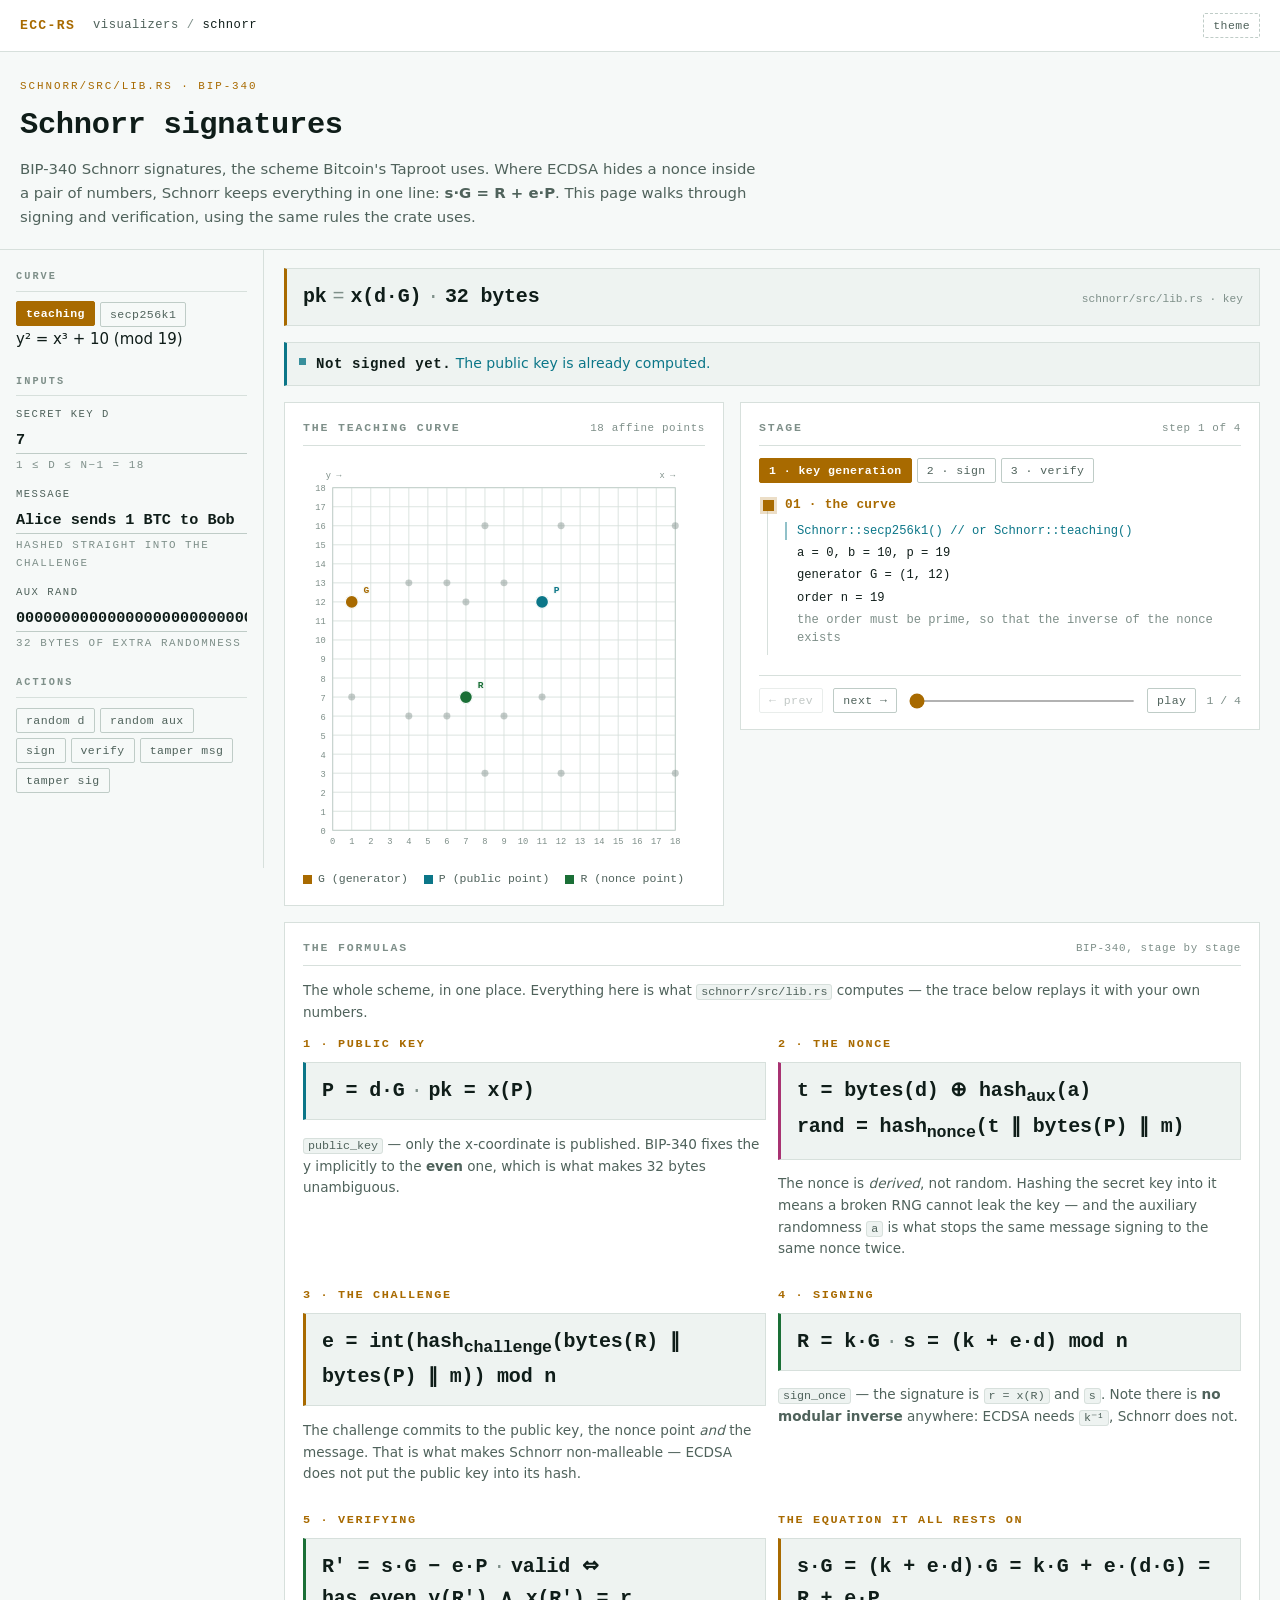
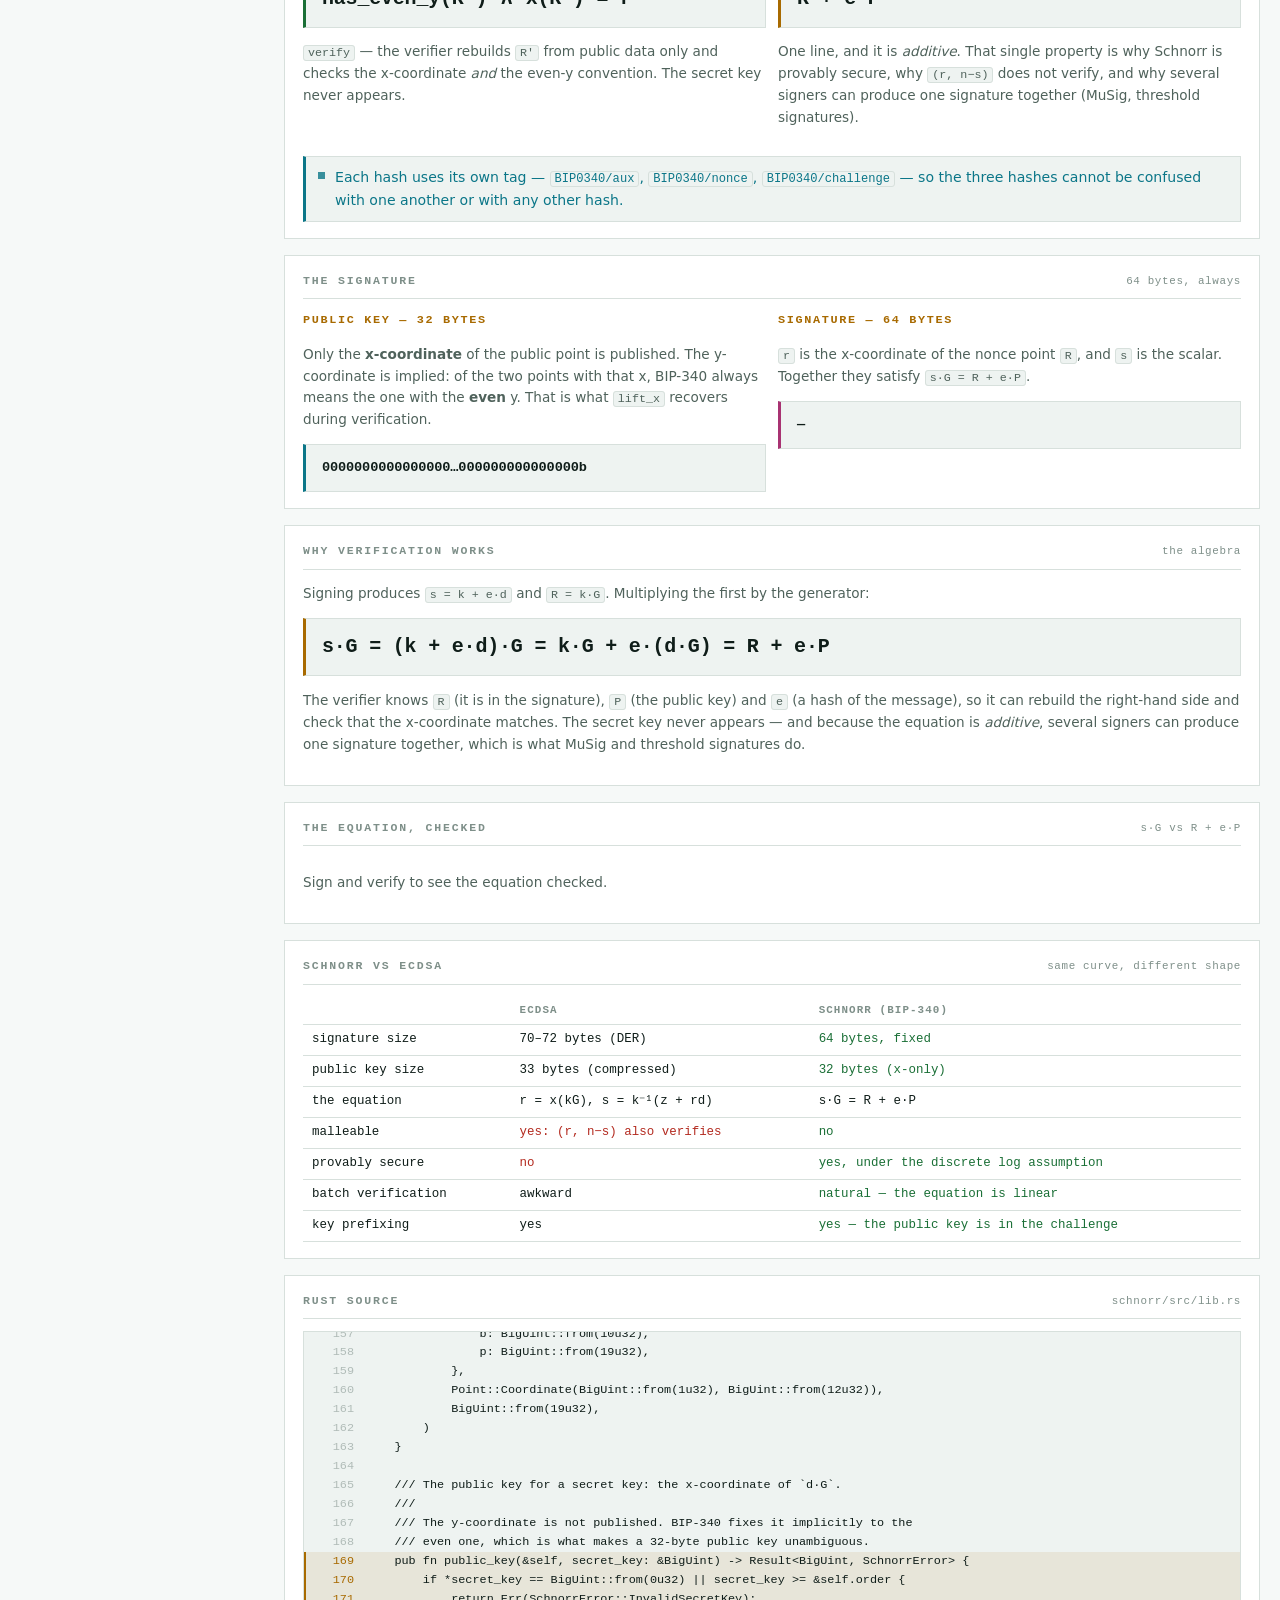
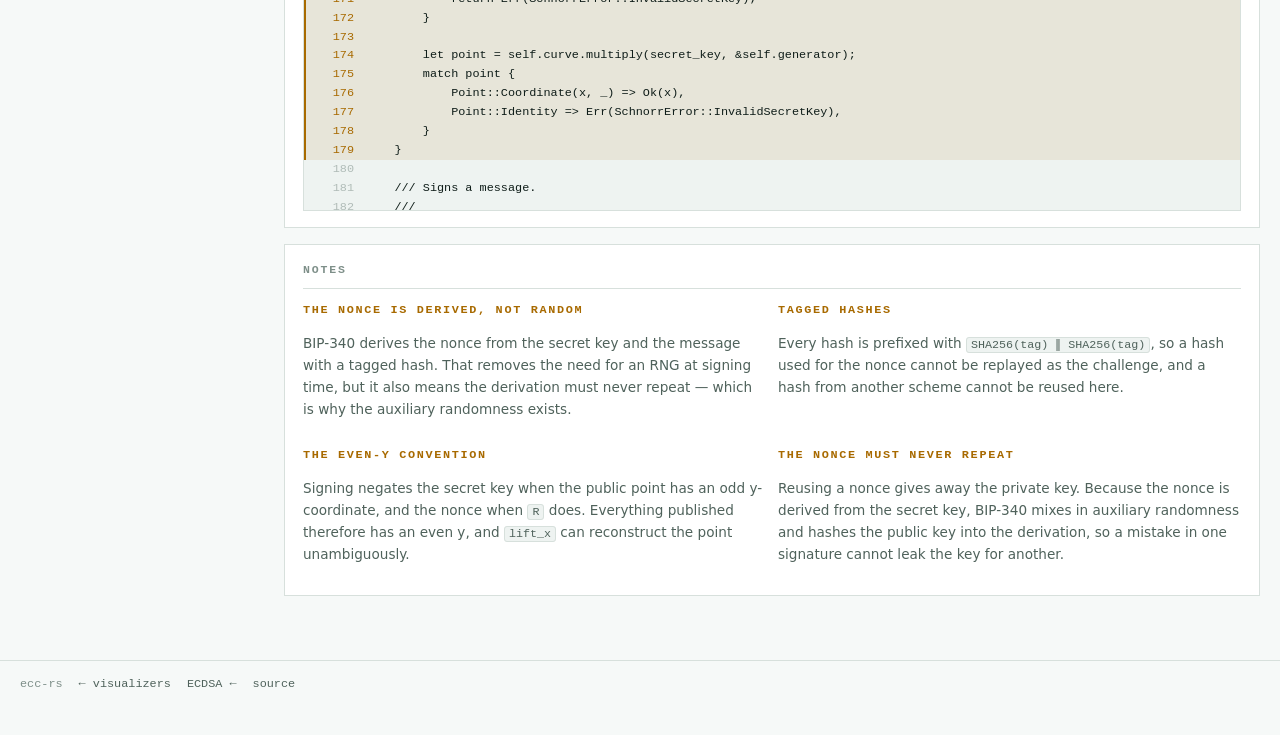
<file: schnorr.html>
<!doctype html>
<html lang="en">
<head>
<meta charset="utf-8">
<meta name="viewport" content="width=device-width, initial-scale=1, viewport-fit=cover">
<title>Schnorr signatures (BIP-340) — ecc-rs visualizers</title>
<link rel="icon" href="data:image/svg+xml,<svg xmlns=%22http://www.w3.org/2000/svg%22 viewBox=%220 0 100 100%22><text y=%22.9em%22 font-size=%2290%22>◈</text></svg>">
<link rel="stylesheet" href="assets/app.css">
</head>
<body>

<header class="masthead">
  <div class="brand"><b>ECC-RS</b></div>
  <nav class="crumbs"><a href="index.html">visualizers</a> / <em>schnorr</em></nav>
  <button class="chip ghost theme-btn" id="theme" type="button">theme</button>
</header>

<section class="title">
  <p class="kicker">schnorr/src/lib.rs · BIP-340</p>
  <h1>Schnorr signatures</h1>
  <p class="lead">
    BIP-340 Schnorr signatures, the scheme Bitcoin's Taproot uses. Where ECDSA hides a
    nonce inside a pair of numbers, Schnorr keeps everything in one line:
    <b>s·G = R + e·P</b>. This page walks through signing and verification, using the same
    rules the crate uses.
  </p>
</section>

<div class="frame">
  <!-- ── control rail ──────────────────────────────────────────────── -->
  <aside class="rail">
    <section class="rail-group">
      <h2>curve</h2>
      <div class="chips">
        <button class="chip" data-curve="small" aria-pressed="true">teaching</button>
        <button class="chip" data-curve="secp" aria-pressed="false">secp256k1</button>
      </div>
      <span class="hint" id="curvehint"></span>
    </section>

    <section class="rail-group">
      <h2>inputs</h2>
      <label class="fld">
        <span>secret key d</span>
        <input id="din" type="number" min="1" step="1" value="7">
        <span class="hint" id="dhint"></span>
      </label>
      <label class="fld">
        <span>message</span>
        <input id="msg" type="text" autocomplete="off" value="Alice sends 1 BTC to Bob">
        <span class="hint">hashed straight into the challenge</span>
      </label>
      <label class="fld">
        <span>aux rand</span>
        <input id="auxin" type="text" autocomplete="off" value="0000000000000000000000000000000000000000000000000000000000000000">
        <span class="hint">32 bytes of extra randomness</span>
      </label>
    </section>

    <section class="rail-group">
      <h2>actions</h2>
      <div class="chips">
        <button class="chip" data-act="rand-d">random d</button>
        <button class="chip" data-act="rand-aux">random aux</button>
        <button class="chip" data-act="sign">sign</button>
        <button class="chip" data-act="verify">verify</button>
        <button class="chip" data-act="tamper-msg">tamper msg</button>
        <button class="chip" data-act="tamper-sig">tamper sig</button>
      </div>
    </section>

    <div class="err" id="err" role="alert"></div>
  </aside>

  <!-- ── canvas ───────────────────────────────────────────────────── -->
  <main class="canvas">

    <div class="readout">
      <div class="expr" id="eq"></div>
      <div class="src" id="src"></div>
    </div>
    <div id="msgbox"></div>

    <div class="split">
      <section class="panel figure">
        <div class="panel-h"><span id="curveTitle">the teaching curve</span><span class="note" id="pointCount"></span></div>
        <svg id="grid" viewBox="0 0 460 460" role="img" aria-label="Points on the curve used in the signature"></svg>
        <div class="legend" id="legend"></div>
      </section>

      <section class="panel">
        <div class="panel-h"><span>stage</span><span class="note" id="progress"></span></div>
        <div class="chips" style="margin-bottom:12px">
          <button class="chip" data-stage="key" aria-pressed="true">1 · key generation</button>
          <button class="chip" data-stage="sign" aria-pressed="false">2 · sign</button>
          <button class="chip" data-stage="verify" aria-pressed="false">3 · verify</button>
        </div>
        <div class="log log--reveal" id="steps"></div>
        <div class="stepper">
          <button class="chip" id="prev" type="button">← prev</button>
          <button class="chip" id="next" type="button">next →</button>
          <input id="range" type="range" min="0" max="1" value="0" aria-label="Walkthrough step">
          <button class="chip" id="play" type="button">play</button>
          <span class="count" id="count"></span>
        </div>
      </section>
    </div>

    <section class="panel" id="formulas">
      <div class="panel-h"><span>the formulas</span><span class="note">BIP-340, stage by stage</span></div>
      <p class="cap" style="margin-bottom:12px">
        The whole scheme, in one place. Everything here is what
        <code>schnorr/src/lib.rs</code> computes — the trace below replays it with your own
        numbers.
      </p>
      <div class="grid-2">
        <div>
          <h3>1 · public key</h3>
          <div class="readout" style="border-left-color:var(--cyan);margin-bottom:8px">
            <div class="expr">P = d·G<span class="op">·</span>pk = x(P)</div>
          </div>
          <p class="cap"><code>public_key</code> — only the x-coordinate is published. BIP-340
          fixes the y implicitly to the <b>even</b> one, which is what makes 32 bytes
          unambiguous.</p>
        </div>
        <div>
          <h3>2 · the nonce</h3>
          <div class="readout" style="border-left-color:var(--rose);margin-bottom:8px">
            <div class="expr">t = bytes(d) ⊕ hash<sub>aux</sub>(a)<br>rand = hash<sub>nonce</sub>(t ‖ bytes(P) ‖ m)</div>
          </div>
          <p class="cap">The nonce is <em>derived</em>, not random. Hashing the secret key into it
          means a broken RNG cannot leak the key — and the auxiliary randomness
          <code>a</code> is what stops the same message signing to the same nonce twice.</p>
        </div>
        <div>
          <h3>3 · the challenge</h3>
          <div class="readout" style="border-left-color:var(--accent);margin-bottom:8px">
            <div class="expr">e = int(hash<sub>challenge</sub>(bytes(R) ‖ bytes(P) ‖ m)) mod n</div>
          </div>
          <p class="cap">The challenge commits to the public key, the nonce point <em>and</em> the
          message. That is what makes Schnorr non-malleable — ECDSA does not put the public key
          into its hash.</p>
        </div>
        <div>
          <h3>4 · signing</h3>
          <div class="readout" style="border-left-color:var(--good);margin-bottom:8px">
            <div class="expr">R = k·G<span class="op">·</span>s = (k + e·d) mod n</div>
          </div>
          <p class="cap"><code>sign_once</code> — the signature is <code>r = x(R)</code> and
          <code>s</code>. Note there is <b>no modular inverse</b> anywhere: ECDSA needs
          <code>k⁻¹</code>, Schnorr does not.</p>
        </div>
        <div>
          <h3>5 · verifying</h3>
          <div class="readout" style="border-left-color:var(--good);margin-bottom:8px">
            <div class="expr">R′ = s·G − e·P<span class="op">·</span>valid ⇔ has_even_y(R′) ∧ x(R′) = r</div>
          </div>
          <p class="cap"><code>verify</code> — the verifier rebuilds <code>R′</code> from public
          data only and checks the x-coordinate <em>and</em> the even-y convention. The secret
          key never appears.</p>
        </div>
        <div>
          <h3>the equation it all rests on</h3>
          <div class="readout" style="border-left-color:var(--accent);margin-bottom:8px">
            <div class="expr">s·G = (k + e·d)·G = k·G + e·(d·G) = R + e·P</div>
          </div>
          <p class="cap">One line, and it is <em>additive</em>. That single property is why Schnorr
          is provably secure, why <code>(r, n−s)</code> does not verify, and why several signers
          can produce one signature together (MuSig, threshold signatures).</p>
        </div>
      </div>
      <div class="status info" style="margin-top:14px">
        <div>Each hash uses its own tag — <code>BIP0340/aux</code>,
        <code>BIP0340/nonce</code>, <code>BIP0340/challenge</code> — so the three hashes cannot be
        confused with one another or with any other hash.</div>
      </div>
    </section>

    <section class="panel" id="signature">
      <div class="panel-h"><span>the signature</span><span class="note">64 bytes, always</span></div>
      <div class="grid-2">
        <div>
          <h3>public key — 32 bytes</h3>
          <p class="cap">Only the <b>x-coordinate</b> of the public point is published. The
          y-coordinate is implied: of the two points with that x, BIP-340 always means the one
          with the <b>even</b> y. That is what <code>lift_x</code> recovers during verification.</p>
          <div class="readout" style="border-left-color:var(--cyan);margin-top:8px">
            <div class="expr" id="pk-readout" style="font-size:.85rem"></div>
          </div>
        </div>
        <div>
          <h3>signature — 64 bytes</h3>
          <p class="cap"><code>r</code> is the x-coordinate of the nonce point <code>R</code>, and
          <code>s</code> is the scalar. Together they satisfy <code>s·G = R + e·P</code>.</p>
          <div class="readout" style="border-left-color:var(--rose);margin-top:8px">
            <div class="expr" id="sig-readout" style="font-size:.85rem"></div>
          </div>
        </div>
      </div>
    </section>

    <section class="panel" id="why-verification">
      <div class="panel-h"><span>why verification works</span><span class="note">the algebra</span></div>
      <p class="cap">Signing produces <code>s = k + e·d</code> and <code>R = k·G</code>. Multiplying the
      first by the generator:</p>
      <div class="readout" style="border-left-color:var(--accent);margin:12px 0">
        <div class="expr">s·G = (k + e·d)·G = k·G + e·(d·G) = R + e·P</div>
      </div>
      <p class="cap">The verifier knows <code>R</code> (it is in the signature), <code>P</code> (the public
      key) and <code>e</code> (a hash of the message), so it can rebuild the right-hand side and check
      that the x-coordinate matches. The secret key never appears — and because the equation is
      <em>additive</em>, several signers can produce one signature together, which is what MuSig and
      threshold signatures do.</p>
    </section>

    <section class="panel" id="equation-checked">
      <div class="panel-h"><span>the equation, checked</span><span class="note">s·G vs R + e·P</span></div>
      <div class="tw" id="equation-table"></div>
    </section>

    <section class="panel" id="vs-ecdsa">
      <div class="panel-h"><span>schnorr vs ecdsa</span><span class="note">same curve, different shape</span></div>
      <table class="data">
        <tr><th></th><th>ECDSA</th><th>Schnorr (BIP-340)</th></tr>
        <tr><td>signature size</td><td>70–72 bytes (DER)</td><td class="pass">64 bytes, fixed</td></tr>
        <tr><td>public key size</td><td>33 bytes (compressed)</td><td class="pass">32 bytes (x-only)</td></tr>
        <tr><td>the equation</td><td>r = x(kG), s = k⁻¹(z + rd)</td><td>s·G = R + e·P</td></tr>
        <tr><td>malleable</td><td class="fail">yes: (r, n−s) also verifies</td><td class="pass">no</td></tr>
        <tr><td>provably secure</td><td class="fail">no</td><td class="pass">yes, under the discrete log assumption</td></tr>
        <tr><td>batch verification</td><td>awkward</td><td class="pass">natural — the equation is linear</td></tr>
        <tr><td>key prefixing</td><td>yes</td><td class="pass">yes — the public key is in the challenge</td></tr>
      </table>
    </section>

    <section class="panel">
      <div class="panel-h"><span>rust source</span><span class="note">schnorr/src/lib.rs</span></div>
      <div class="listing" id="rs"></div>
    </section>

    <section class="panel" id="notes">
      <div class="panel-h"><span>notes</span></div>
      <div class="grid-2">
        <div>
          <h3>the nonce is derived, not random</h3>
          <p class="cap">BIP-340 derives the nonce from the secret key and the message with a
          tagged hash. That removes the need for an RNG at signing time, but it also means the
          derivation must never repeat — which is why the auxiliary randomness exists.</p>
        </div>
        <div>
          <h3>tagged hashes</h3>
          <p class="cap">Every hash is prefixed with <code>SHA256(tag) ‖ SHA256(tag)</code>, so a hash
          used for the nonce cannot be replayed as the challenge, and a hash from another scheme
          cannot be reused here.</p>
        </div>
        <div>
          <h3>the even-y convention</h3>
          <p class="cap">Signing negates the secret key when the public point has an odd
          y-coordinate, and the nonce when <code>R</code> does. Everything published therefore has
          an even y, and <code>lift_x</code> can reconstruct the point unambiguously.</p>
        </div>
        <div>
          <h3>the nonce must never repeat</h3>
          <p class="cap">Reusing a nonce gives away the private key. Because the nonce is derived
          from the secret key, BIP-340 mixes in auxiliary randomness and hashes the public key into
          the derivation, so a mistake in one signature cannot leak the key for another.</p>
        </div>
      </div>
    </section>

  </main>
</div>

<footer class="foot">
  <span>ecc-rs</span>
  <a href="index.html">← visualizers</a>
  <a href="ecdsa.html">ECDSA ←</a>
  <a href="https://github.com/leodyversemilla07/ecc-rs">source</a>
</footer>

<script src="assets/rust-source.js"></script>
<script src="assets/ecc.js"></script>
<script>
(function () {
  'use strict';

  const {
    ec, schnorr, rsView, mod, modPow, pt, ptText, ptCode, IDENTITY,
  } = ECC;

  const $ = (s) => document.querySelector(s);

  const state = {
    curveKey: 'small',
    stage: 'key',
    step: 0,
    timer: null,
    message: 'Alice sends 1 BTC to Bob',
    aux: new Uint8Array(32),
    d: 7n,
    hash: null,
    signature: null,
    publicKey: null,
    keySteps: [],
    signSteps: [],
    verifySteps: [],
    verifyResult: null,
    verifyPanic: null,
  };

  /** The step index that was on screen last, so the new one can animate in. */
  let revealedStep = -1;

  const params = () => (state.curveKey === 'small' ? schnorr.teaching : schnorr.secp256k1);

  function showError(msg) { $('#err').textContent = msg || ''; }

  function hex(bytes) {
    return Array.from(bytes).map((b) => b.toString(16).padStart(2, '0')).join('');
  }

  function parseHex(text) {
    const clean = text.trim().replace(/[^0-9a-fA-F]/g, '');
    if (clean.length === 0) return new Uint8Array(32);
    const padded = clean.padStart(64, '0').slice(-64);
    const out = new Uint8Array(32);
    for (let i = 0; i < 32; i += 1) out[i] = parseInt(padded.substr(i * 2, 2), 16);
    return out;
  }

  const shortHex = (bytes) => {
    const h = hex(bytes);
    return `${h.slice(0, 16)}…${h.slice(-16)}`;
  };

  /* ── the three stages ───────────────────────────────────────────────── */

  function buildKeySteps() {
    const p = params();
    const line = (tone, s) => ({ tone, s });
    const steps = [];
    const push = (t, l) => steps.push({ title: t, lines: l });

    push('the curve', [
      line('code', 'Schnorr::secp256k1()  // or Schnorr::teaching()'),
      line('calc', `a = ${p.curve.a}, b = ${p.curve.b}, p = ${p.curve.p}`),
      line('calc', `generator G = (${p.generator.x}, ${p.generator.y})`),
      line('calc', `order n = ${p.order}`),
      line('dim', 'the order must be prime, so that the inverse of the nonce exists'),
    ]);

    push('P = d·G', [
      line('code', 'let p_point = self.curve.multiply(secret_key, &self.generator);'),
      line('calc', `d = ${state.d}`),
      line('calc', `P = (${p.generator.x}, ${p.generator.y}) · ${state.d} = the public point`),
    ]);

    push('the public key is only the x-coordinate', [
      line('code', 'Point::Coordinate(x, _) => x'),
      line('calc', `pk = x(P) = ${state.publicKey}`),
      line('dim', '32 bytes instead of 33: the y-coordinate is implied to be the even one'),
    ]);

    push('why that is unambiguous', [
      line('code', 'let y = c^((p+1)/4) mod p;  // then pick the even root'),
      line('dim', 'every valid x-coordinate has exactly two points on the curve, and BIP-340 always means the one with an even y'),
      line('dim', 'the verifier calls lift_x to get it back'),
    ]);

    return steps;
  }

  function buildSignSteps() {
    const p = params();
    const line = (tone, s) => ({ tone, s });
    const steps = [];
    const push = (t, l) => steps.push({ title: t, lines: l });

    const pPoint = ec.multiply(p.curve, state.d, p.generator);
    const pX = pPoint.x;
    const even = schnorr.hasEvenY(pPoint);
    const d = even ? state.d : mod(p.order - state.d, p.order);

    push('the public point, and whether to negate the key', [
      line('code', 'let p_point = self.curve.multiply(secret_key, &self.generator);'),
      line('code', 'let d = d\' if has_even_y(P), otherwise let d = n - d\';'),
      line('calc', `P = (${pPoint.x}, ${pPoint.y})   has_even_y(P) = ${even}`),
      line('calc', `d = ${d}`),
      line('dim', 'the point we sign with is always the even-y one, so the public key means exactly one point'),
    ]);

    push('t = bytes(d) XOR hash_aux(a)', [
      line('code', 'let t = bytes(d) XOR hash_aux(a);'),
      line('calc', `bytes(d) = ${hex(ECC.encode32(d))}`),
      line('calc', `hash_aux(a) = ${shortHex(ECC.taggedHash('BIP0340/aux', [state.aux]))}`),
      line('dim', 'the auxiliary randomness is hashed with its own tag, so it cannot be confused with anything else'),
    ]);

    push('rand = hash_nonce(t ‖ bytes(P) ‖ m)', [
      line('code', 'let rand = hash_nonce(t || bytes(P) || m);'),
      line('calc', `bytes(P) = ${hex(ECC.encode32(pX))}`),
      line('calc', `hash_nonce(...) = ${shortHex(ECC.taggedHash('BIP0340/nonce', [state.t, ECC.encode32(pX), new TextEncoder().encode(state.message)]))}`),
      line('dim', 'hashing the public key in means a mistake in the key cannot leak the secret key'),
    ]);

    push('k\' = int(rand) mod n', [
      line('code', 'let k_prime = int(rand) mod n;'),
      line('calc', `k' = ${state.kPrime}`),
      line('dim', 'on secp256k1 the chance of a zero nonce is 2⁻²⁵⁶; on a small curve it is 1 in n, so the crate retries'),
    ]);

    push('R = k\'·G, negated when its y is odd', [
      line('code', 'let k = k\' if has_even_y(R), otherwise let k = n - k\';'),
      line('calc', `R = (${state.rPoint.x}, ${state.rPoint.y})   has_even_y(R) = ${schnorr.hasEvenY(state.rPoint)}`),
      line('calc', `k = ${state.k}`),
      line('dim', 'the nonce point that goes into the signature always has an even y-coordinate'),
    ]);

    push('e = int(hash_challenge(bytes(R) ‖ bytes(P) ‖ m)) mod n', [
      line('code', 'let e = int(hash_challenge(bytes(R) || bytes(P) || m)) mod n;'),
      line('calc', `e = ${state.e}`),
      line('dim', 'the challenge commits to the message, the public key and the nonce — this is the key prefixing that protects against related-key attacks'),
    ]);

    push('s = (k + e·d) mod n', [
      line('code', 'let s = (k + e*d) mod n;'),
      line('calc', `s = (${state.k} + ${state.e}·${d}) mod ${p.order} = ${state.s}`),
      line('dim', 'one multiplication and one addition — the whole signature is this line'),
    ]);

    push('sig = bytes(R) ‖ bytes(s)', [
      line('code', 'let sig = bytes(R) || bytes(s);'),
      line('ok', `r = x(R) = ${state.rPoint.x},  s = ${state.s}`),
      line('dim', '64 bytes, always the same length'),
      line(state.signature ? 'dim' : 'dim', state.signature
        ? `the signature above was made: (r = ${state.signature.r}, s = ${state.signature.s})`
        : 'press "sign" to produce it'),
    ]);

    return steps;
  }

  function buildVerifySteps() {
    const p = params();
    const line = (tone, s) => ({ tone, s });
    const steps = [];
    const push = (t, l) => steps.push({ title: t, lines: l });

    if (!state.signature || !state.verifyResult) {
      push('nothing to verify', [line('dim', 'press "sign" first')]);
      return steps;
    }

    const v = state.verifyResult;
    const pk = state.publicKey;

    push('P = lift_x(int(pk))', [
      line('code', 'let p_point = self.lift_x(public_key)?;'),
      line('calc', `pk = ${pk}  →  P = (${v.pPoint.x}, ${v.pPoint.y})`),
      line('dim', 'the y-coordinate was never published — it is recovered from the x-coordinate, choosing the even root'),
    ]);

    push('e = int(hash_challenge(bytes(r) ‖ bytes(P) ‖ m)) mod n', [
      line('code', 'let e = int(hash_challenge(bytes(r) || bytes(P) || m)) mod n;'),
      line('calc', `e = ${v.e}`),
      line('dim', 'the verifier recomputes the challenge from the message it was given — this is what makes tampering fail'),
    ]);

    push('R\' = s·G − e·P', [
      line('code', 'let r_point = self.curve.add(&s_g, &self.negate(&e_p));'),
      line('calc', `s·G = (${v.sG.x}, ${v.sG.y})`),
      line('calc', `e·P = (${v.eP.x}, ${v.eP.y})`),
      line('calc', `R' = (${v.rPoint.x}, ${v.rPoint.y})`),
    ]);

    push('the three checks', [
      line('code', 'fail if is_infinite(R)'),
      line('code', 'fail if not has_even_y(R)'),
      line('code', 'fail if x(R) != r'),
      line(v.valid ? 'ok' : 'bad', v.valid
        ? `R' is not the infinity ✓  ·  its y is even ✓  ·  x(R') = ${v.rPoint.x} = r ✓`
        : 'one of the three checks failed'),
    ]);

    push('result', [
      line(v.valid ? 'ok' : 'bad', v.valid ? 'the signature is VALID ✓' : 'the signature is INVALID ✗'),
      line('dim', 'the verifier never needed the secret key or the nonce — only the public key, the message and the signature'),
    ]);

    return steps;
  }

  /* ── computing the run ──────────────────────────────────────────────── */

  function computeAll() {
    const p = params();
    const line = (tone, s) => ({ tone, s });

    try {
      state.publicKey = schnorr.publicKey(p, state.d);
    } catch (error) {
      state.publicKey = null;
      state.keySteps = buildKeySteps();
      state.signSteps = [];
      state.verifySteps = [];
      state.verifyResult = null;
      return;
    }

    // Mirror the crate's signing so the trace can show every intermediate.
    // Nothing is signed here: the signature only changes when the reader
    // presses "sign", so that tampering with the message really does break it.
    const pPoint = ec.multiply(p.curve, state.d, p.generator);
    const even = schnorr.hasEvenY(pPoint);
    const d = even ? state.d : mod(p.order - state.d, p.order);

    const auxHash = ECC.taggedHash('BIP0340/aux', [state.aux]);
    const dBytes = ECC.encode32(d);
    const t = new Uint8Array(32);
    for (let i = 0; i < 32; i += 1) t[i] = dBytes[i] ^ auxHash[i];
    state.t = t;

    const messageBytes = new TextEncoder().encode(state.message);
    const rand = ECC.taggedHash('BIP0340/nonce', [t, ECC.encode32(pPoint.x), messageBytes]);
    const kPrime = mod(BigInt(`0x${hex(rand)}`), p.order);
    state.kPrime = kPrime;

    const rPoint = ec.multiply(p.curve, kPrime, p.generator);
    state.rPoint = rPoint;
    state.k = schnorr.hasEvenY(rPoint) ? kPrime : mod(p.order - kPrime, p.order);

    const challenge = ECC.taggedHash('BIP0340/challenge', [
      ECC.encode32(rPoint.x), ECC.encode32(pPoint.x), messageBytes,
    ]);
    state.e = mod(BigInt(`0x${hex(challenge)}`), p.order);
    state.s = mod(state.k + ECC.ff.mul(state.e, d, p.order), p.order);

    state.keySteps = buildKeySteps();
    state.signSteps = buildSignSteps();

    // The verification is checked against the signature that was actually
    // made, and the message as it stands now.
    if (state.signature) {
      try {
        const e = BigInt(`0x${hex(ECC.taggedHash('BIP0340/challenge', [
          ECC.encode32(state.signature.r), ECC.encode32(pPoint.x), messageBytes,
        ]))}`) % p.order;

        const sG = ec.multiply(p.curve, state.signature.s, p.generator);
        const eP = ec.multiply(p.curve, e, pPoint);
        const negEP = schnorr.negate(p, eP);
        const rCalc = ECC.ptEq(sG, negEP) ? ec.double(p.curve, sG) : ec.add(p.curve, sG, negEP);

        const valid = schnorr.verify(p, state.publicKey, messageBytes, state.signature);
        state.verifyResult = { valid, pPoint, e, sG, eP, rPoint: rCalc };
        state.verifyPanic = null;
        state.verifySteps = buildVerifySteps();
      } catch (error) {
        state.verifyResult = null;
        state.verifyPanic = error.message || String(error);
        state.verifySteps = [];
      }
    } else {
      state.verifyResult = null;
      state.verifySteps = [];
    }
  }

  /* ── grid ───────────────────────────────────────────────────────────── */

  function renderGrid() {
    const p = params();
    if (state.curveKey !== 'small') {
      $('#grid').innerHTML = '<text x="230" y="215" text-anchor="middle" class="g-text" style="font-size:12px">secp256k1 has no small grid to draw —</text>'
        + '<text x="230" y="236" text-anchor="middle" class="g-text" style="font-size:12px">its field has 2²⁵⁶ elements.</text>';
      return;
    }

    const field = Number(p.curve.p);
    const W = 460;
    const pad = 34;
    const size = W - pad * 2;
    const step = size / (field - 1);
    const X = (x) => pad + Number(x) * step;
    const Y = (y) => pad + (field - 1 - Number(y)) * step;

    let s = '';
    for (let i = 0; i < field; i += 1) {
      s += `<line x1="${X(i)}" y1="${pad}" x2="${X(i)}" y2="${pad + size}" class="g-line"/>`;
      s += `<line x1="${pad}" y1="${Y(i)}" x2="${pad + size}" y2="${Y(i)}" class="g-line"/>`;
    }
    s += `<rect x="${pad}" y="${pad}" width="${size}" height="${size}" fill="none" class="g-axis"/>`;

    const ticks = new Set([0, field - 1]);
    for (let i = 1; i < field - 1; i += 1) ticks.add(i);
    for (const t of ticks) {
      s += `<text x="${X(t)}" y="${pad + size + 16}" text-anchor="middle" class="g-text">${t}</text>`;
      s += `<text x="${pad - 8}" y="${Y(t) + 4}" text-anchor="end" class="g-text">${t}</text>`;
    }
    s += `<text x="${pad + size}" y="${pad - 11}" text-anchor="end" class="g-text">x →</text>`;
    s += `<text x="${pad - 8}" y="${pad - 11}" text-anchor="start" class="g-text">y →</text>`;

    const points = ec.enumerate(p.curve);
    const dotR = Math.max(2, Math.min(4, (step * 0.2)));
    for (const q of points) s += `<circle cx="${X(q.x)}" cy="${Y(q.y)}" r="${dotR}" class="g-dot"/>`;

    const mr = Math.max(5.5, Math.min(9, (step * 0.34)));
    const marks = [];
    const add = (q, label, cls) => {
      if (!q || q === IDENTITY) return;
      marks.push({ q, label, cls });
    };

    add(p.generator, 'G', 'g');
    if (state.publicKey !== null) {
      add(ec.multiply(p.curve, state.d, p.generator), 'P', 'p');
    }
    if (state.rPoint) add(state.rPoint, 'R', 'r');
    if (state.verifyResult) add(state.verifyResult.rPoint, "R'", 'u1');

    const placed = [];
    for (const m of marks) {
      let dx = mr + 6;
      let dy = -mr - 3;
      while (placed.some((o) => Math.abs(o.x - X(m.q.x)) < 24 && Math.abs(o.y - (Y(m.q.y) + dy)) < 13)) {
        dy += 13;
        if (dy > mr + 20) { dy = -mr - 3; dx += 16; }
      }
      placed.push({ x: X(m.q.x), y: Y(m.q.y) + dy });
      s += `<circle cx="${X(m.q.x)}" cy="${Y(m.q.y)}" r="${mr}" class="mk ${m.cls}"/>`;
      s += `<text x="${X(m.q.x) + dx}" y="${Y(m.q.y) + dy}" class="mk-label ${m.cls}">${m.label}</text>`;
    }

    $('#grid').innerHTML = s;
    $('#pointCount').textContent = `${points.length} affine points`;
  }

  function renderLegend() {
    const items = [
      '<span><i class="swatch g"></i> G (generator)</span>',
      '<span><i class="swatch p"></i> P (public point)</span>',
    ];
    if (state.rPoint) items.push('<span><i class="swatch r"></i> R (nonce point)</span>');
    if (state.verifyResult) items.push('<span><i class="swatch q"></i> R\' (rebuilt by the verifier)</span>');
    $('#legend').innerHTML = items.join('');
  }

  /* ── render ─────────────────────────────────────────────────────────── */

  function renderMsgBox() {
    const box = $('#msgbox');
    if (state.verifyPanic) {
      box.innerHTML = `<div class="status bad" style="margin-bottom:0"><div><b>The program panicked ✗</b> ${state.verifyPanic}</div></div>`;
      return;
    }
    if (state.verifyResult) {
      box.innerHTML = state.verifyResult.valid
        ? '<div class="status good" style="margin-bottom:0"><div><b>Valid signature ✓</b> The verifier rebuilt R\' = s·G − e·P and found x(R\') = r.</div></div>'
        : '<div class="status bad" style="margin-bottom:0"><div><b>Invalid signature ✗</b> The message, the signature or the public key was tampered with.</div></div>';
      return;
    }
    if (state.signature) {
      box.innerHTML = `<div class="status info" style="margin-bottom:0"><div><b>Signed.</b> (r, s) = (${state.signature.r}, ${state.signature.s}) — press <b>verify</b> to check it.</div></div>`;
      return;
    }
    box.innerHTML = '<div class="status info" style="margin-bottom:0"><div><b>Not signed yet.</b> The public key is already computed.</div></div>';
  }

  function renderEquationTable() {
    const p = params();
    const v = state.verifyResult;
    if (!v) {
      $('#equation-table').innerHTML = '<p class="cap">Sign and verify to see the equation checked.</p>';
      return;
    }

    const show = (q) => (q === IDENTITY ? '∞' : `(${q.x}, ${q.y})`);
    const left = ec.multiply(p.curve, v.e, v.pPoint);
    const sum = ec.add(p.curve, v.rPoint, left);

    let html = '<table class="data"><tr><th>term</th><th>value</th></tr>';
    html += `<tr><td>s·G</td><td>${show(v.sG)}</td></tr>`;
    html += `<tr><td>R</td><td>${show(state.rPoint)}</td></tr>`;
    html += `<tr><td>e·P</td><td>${show(left)}</td></tr>`;
    html += `<tr><td>R + e·P</td><td>${show(sum)}</td></tr>`;
    html += '<tr><td>s·G = R + e·P ?</td><td>';
    html += (v.sG.x === sum.x && v.sG.y === sum.y)
      ? '<span class="pass">yes — the points are equal</span>'
      : '<span class="fail">no</span>';
    html += '</td></tr></table>';
    $('#equation-table').innerHTML = html;
  }

  function render() {
    const p = params();

    document.querySelectorAll('[data-curve]').forEach((b) => {
      b.setAttribute('aria-pressed', String(b.dataset.curve === state.curveKey));
    });
    document.querySelectorAll('[data-stage]').forEach((b) => {
      b.setAttribute('aria-pressed', String(b.dataset.stage === state.stage));
    });

    $('#curvehint').textContent = state.curveKey === 'small'
      ? 'y² = x³ + 10 (mod 19)'
      : 'y² = x³ + 7';
    $('#dhint').textContent = state.curveKey === 'small'
      ? `1 ≤ d ≤ n−1 = ${p.order - 1n}`
      : '1 ≤ d ≤ n−1 (256 bits)';
    $('#curveTitle').textContent = state.curveKey === 'small' ? 'the teaching curve' : 'secp256k1';

    computeAll();

    const steps = state.stage === 'key' ? state.keySteps : state.stage === 'sign' ? state.signSteps : state.verifySteps;
    const eqs = {
      key: 'pk<span class="op">=</span>x(d·G)<span class="op">·</span>32 bytes',
      sign: 's<span class="op">=</span>(k + e·d) mod n<span class="op">·</span>sig<span class="op">=</span>R.x ‖ s',
      verify: 'R\'<span class="op">=</span>s·G − e·P<span class="op">·</span>valid ⇔ x(R\') = r',
    };
    $('#eq').innerHTML = eqs[state.stage];
    $('#src').textContent = `schnorr/src/lib.rs · ${state.stage}`;

    state.step = Math.max(0, Math.min(state.step, steps.length - 1));
    $('#progress').textContent = `step ${state.step + 1} of ${steps.length}`;
    $('#steps').innerHTML = steps.map((st, i) => {
      const cls = i === state.step ? 'current' : i < state.step ? 'done' : 'future';
      const incoming = i === state.step && i !== revealedStep ? ' incoming' : '';
      if (i === state.step) revealedStep = i;
      return `<div class="log-step ${cls}${incoming}">
        <h3>${String(i + 1).padStart(2, '0')} · ${st.title}</h3>
        <div class="lines">${st.lines.map((l) => `<div class="ln ${l.tone}">${l.s}</div>`).join('')}</div>
      </div>`;
    }).join('');

    $('#range').max = String(steps.length - 1);
    $('#range').value = String(state.step);
    $('#count').textContent = `${state.step + 1} / ${steps.length}`;
    $('#prev').disabled = state.step === 0;
    $('#next').disabled = state.step >= steps.length - 1;
    $('#play').textContent = state.timer ? 'pause' : 'play';

    $('#pk-readout').textContent = state.publicKey === null
      ? '—'
      : shortHex(ECC.encode32(state.publicKey));
    $('#sig-readout').textContent = state.signature
      ? shortHex(ECC.encode32(state.signature.r)) + ' ‖ ' + shortHex(ECC.encode32(state.signature.s))
      : '—';

    const regions = { key: ['public_key'], sign: ['sign', 'sign_once'], verify: ['verify'] };
    $('#rs').innerHTML = rsView.html('schnorr/src/lib.rs', regions[state.stage]);
    rsView.reveal('schnorr/src/lib.rs', regions[state.stage]);

    renderGrid();
    renderLegend();
    renderMsgBox();
    renderEquationTable();
  }

  /* ── playback ───────────────────────────────────────────────────────── */

  function stopPlay() {
    if (state.timer) { clearInterval(state.timer); state.timer = null; }
    const b = $('#play');
    if (b) b.textContent = 'play';
  }

  function togglePlay() {
    if (state.timer) { stopPlay(); render(); return; }
    const steps = state.stage === 'key' ? state.keySteps : state.stage === 'sign' ? state.signSteps : state.verifySteps;
    if (state.step >= steps.length - 1) state.step = 0;
    state.timer = setInterval(() => {
      if (state.step < steps.length - 1) {
        state.step += 1;
        render();
      } else {
        stopPlay();
        render();
      }
    }, 1100);
    render();
  }

  /* ── events ─────────────────────────────────────────────────────────── */

  document.querySelectorAll('[data-curve]').forEach((b) => {
    b.addEventListener('click', () => {
      state.curveKey = b.dataset.curve;
      const p = params();
      state.d = mod(state.d, p.order) || 1n;
      $('#din').value = String(state.d);
      state.signature = null;
      state.verifyResult = null;
      state.verifyPanic = null;
      state.stage = 'key';
      state.step = 0;
      showError('');
      render();
    });
  });

  document.querySelectorAll('[data-stage]').forEach((b) => {
    b.addEventListener('click', () => {
      state.stage = b.dataset.stage;
      state.step = 0;
      stopPlay();
      render();
    });
  });

  $('#msg').addEventListener('input', (e) => {
    state.message = e.target.value;
    state.verifyResult = null;
    state.verifyPanic = null;
    state.verifySteps = [];
    render();
  });

  $('#auxin').addEventListener('input', (e) => {
    state.aux = parseHex(e.target.value);
    state.verifyResult = null;
    state.verifyPanic = null;
    render();
  });

  $('#din').addEventListener('input', (e) => {
    const v = e.target.value.trim();
    if (!/^\d+$/.test(v)) return;
    state.d = BigInt(v);
    state.signature = null;
    state.verifyResult = null;
    state.verifyPanic = null;
    render();
  });

  const randomBytes = (count) => {
    const out = new Uint8Array(count);
    if (globalThis.crypto && globalThis.crypto.getRandomValues) globalThis.crypto.getRandomValues(out);
    else for (let i = 0; i < count; i += 1) out[i] = Math.floor(Math.random() * 256);
    return out;
  };

  document.addEventListener('click', (e) => {
    const act = e.target.dataset.act;
    if (!act) return;

    if (act === 'rand-d') {
      const p = params();
      let v = 1n;
      while (v === 1n) v = mod(BigInt(`0x${hex(randomBytes(32))}`), p.order) || 1n;
      state.d = v;
      $('#din').value = String(v);
      state.signature = null;
      state.verifyResult = null;
      state.verifyPanic = null;
      render();
      return;
    }
    if (act === 'rand-aux') {
      state.aux = randomBytes(32);
      $('#auxin').value = hex(state.aux);
      state.verifyResult = null;
      state.verifyPanic = null;
      render();
      return;
    }
    if (act === 'sign') {
      try {
        state.signature = schnorr.sign(params(), state.d, new TextEncoder().encode(state.message), state.aux);
        state.verifyPanic = null;
        state.stage = 'sign';
        state.step = 0;
        showError('');
      } catch (error) {
        showError(error.message || String(error));
      }
      render();
      return;
    }
    if (act === 'verify') {
      if (!state.signature) { showError('Sign first.'); return; }
      state.stage = 'verify';
      state.step = 0;
      render();
      return;
    }
    if (act === 'tamper-msg') {
      $('#msg').value = `${state.message} (tampered)`;
      state.message = $('#msg').value;
      state.verifyResult = null;
      state.verifyPanic = null;
      render();
      return;
    }
    if (act === 'tamper-sig') {
      if (!state.signature) { showError('Sign first.'); return; }
      const p = params();
      state.signature = {
        r: mod(state.signature.r + 1n, p.order),
        s: state.signature.s,
      };
      state.verifyResult = null;
      state.verifyPanic = null;
      render();
    }
  });

  $('#prev').addEventListener('click', () => { stopPlay(); state.step = Math.max(0, state.step - 1); render(); });
  $('#next').addEventListener('click', () => { stopPlay(); state.step += 1; render(); });
  $('#range').addEventListener('input', (e) => { stopPlay(); state.step = Number(e.target.value); render(); });
  $('#play').addEventListener('click', togglePlay);
  $('#theme').addEventListener('click', () => {
    const cur = document.documentElement.getAttribute('data-theme');
    const next = cur === 'dark' ? 'light' : 'dark';
    document.documentElement.setAttribute('data-theme', next);
    try { localStorage.setItem('ecc-theme', next); } catch (err) { /* ignore */ }
  });

  try {
    const saved = localStorage.getItem('ecc-theme');
    if (saved) document.documentElement.setAttribute('data-theme', saved);
  } catch (err) { /* ignore */ }

  render();
}());
</script>
</body>
</html>
</file>
<file: assets/app.css>
/* ==========================================================================
   app.css — the ecc-rs visualizer design system.

   The pages are built as instrument panels rather than a card grid: a narrow
   control rail on the left, a wide canvas on the right, hairline rules
   instead of shadows, and a monospace read-out for every number.

   Dark is the default (an oscilloscope); light is a blueprint variant.
   ========================================================================== */

/* ── tokens ──────────────────────────────────────────────────────────── */

:root {
  --bg: #080b0a;
  --panel: #0e1312;
  --panel-2: #131a18;
  --panel-3: #18211f;
  --line: #1e2725;
  --line-2: #2c3835;
  --fg: #e4ece8;
  --fg-dim: #93a69f;
  --fg-faint: #5d706a;

  --accent: #ffc857;   /* the measurement colour */
  --accent-ink: #1b1509;
  --cyan: #56d5e8;      /* the computation colour */
  --rose: #f78ac0;      /* the signature colour */
  --good: #86e09b;
  --bad: #ff8a7c;

  --sans: system-ui, -apple-system, "Segoe UI", Roboto, sans-serif;
  --mono: ui-monospace, "JetBrains Mono", "Cascadia Mono", Consolas, "SF Mono", monospace;

  --rail: 264px;
  --rule: 1px solid var(--line);
}

:root[data-theme="light"] {
  --bg: #f6f9f8;
  --panel: #ffffff;
  --panel-2: #eef3f1;
  --panel-3: #e5ece9;
  --line: #d7e0dc;
  --line-2: #bfccc7;
  --fg: #0f1d19;
  --fg-dim: #4f625b;
  --fg-faint: #7e8f89;

  --accent: #a86a00;
  --accent-ink: #ffffff;
  --cyan: #0b7688;
  --rose: #a83272;
  --good: #1a6f36;
  --bad: #b32a1f;
}

@media (prefers-color-scheme: light) {
  :root:not([data-theme="dark"]) {
    --bg: #f6f9f8;
    --panel: #ffffff;
    --panel-2: #eef3f1;
    --panel-3: #e5ece9;
    --line: #d7e0dc;
    --line-2: #bfccc7;
    --fg: #0f1d19;
    --fg-dim: #4f625b;
    --fg-faint: #7e8f89;

    --accent: #a86a00;
    --accent-ink: #ffffff;
    --cyan: #0b7688;
    --rose: #a83272;
    --good: #1a6f36;
    --bad: #b32a1f;
  }
}

/* ── base ────────────────────────────────────────────────────────────── */

* { box-sizing: border-box; }

html { scroll-padding-top: 12px; }

body {
  margin: 0;
  background: var(--bg);
  color: var(--fg);
  font: 15px/1.6 var(--sans);
  -webkit-font-size-adjust: 100%;
}

a { color: var(--cyan); text-decoration-color: color-mix(in srgb, var(--cyan) 40%, transparent); }
a:hover { text-decoration-color: currentColor; }

code, pre, .mono, .num { font-family: var(--mono); }

code {
  font-size: .86em;
  background: var(--panel-2);
  border: 1px solid var(--line);
  border-radius: 3px;
  padding: 0 4px;
}

::selection { background: color-mix(in srgb, var(--accent) 35%, transparent); }

/* ── masthead ────────────────────────────────────────────────────────── */

.masthead {
  display: flex;
  align-items: center;
  gap: 18px;
  padding: 0 20px;
  height: 52px;
  border-bottom: var(--rule);
  background: var(--panel);
  position: sticky;
  top: 0;
  z-index: 30;
}

.brand {
  display: flex;
  align-items: baseline;
  gap: 8px;
  font-family: var(--mono);
  font-size: .82rem;
  letter-spacing: .04em;
}

.brand b {
  color: var(--accent);
  font-weight: 700;
  letter-spacing: .1em;
}

.brand span { color: var(--fg-faint); }

.crumbs {
  display: flex;
  align-items: center;
  gap: 8px;
  font-family: var(--mono);
  font-size: .76rem;
  color: var(--fg-faint);
  letter-spacing: .04em;
  flex: 1;
  min-width: 0;
  overflow: hidden;
  white-space: nowrap;
}

.crumbs a { color: var(--fg-dim); text-decoration: none; }
.crumbs a:hover { color: var(--accent); }
.crumbs em { font-style: normal; color: var(--fg); }

.masthead .theme-btn { margin-left: auto; }

.title {
  padding: 26px 20px 20px;
  border-bottom: var(--rule);
}

.title h1 {
  font-family: var(--mono);
  font-size: clamp(1.35rem, 3.4vw, 1.9rem);
  font-weight: 700;
  letter-spacing: -.01em;
  margin: 6px 0 8px;
}

.title .kicker {
  font-family: var(--mono);
  font-size: .68rem;
  letter-spacing: .18em;
  text-transform: uppercase;
  color: var(--accent);
  margin: 0;
}

.title .lead {
  color: var(--fg-dim);
  max-width: 78ch;
  margin: 0;
  font-size: .93rem;
}

/* ── frame ───────────────────────────────────────────────────────────── */

.frame {
  display: grid;
  grid-template-columns: var(--rail) minmax(0, 1fr);
  align-items: start;
  gap: 0;
}

.rail {
  border-right: var(--rule);
  padding: 18px 16px 40px;
  position: sticky;
  top: 52px;
  max-height: calc(100vh - 52px);
  overflow-y: auto;
}

.canvas {
  padding: 18px 20px 64px;
  display: grid;
  gap: 16px;
  min-width: 0;
}

@media (max-width: 900px) {
  .frame { grid-template-columns: 1fr; }
  .rail {
    position: static;
    max-height: none;
    border-right: 0;
    border-bottom: var(--rule);
  }
}

/* ── panels ──────────────────────────────────────────────────────────── */

.panel {
  background: var(--panel);
  border: var(--rule);
  padding: 16px 18px;
  min-width: 0;
}

.panel > h2,
.panel > .panel-h {
  display: flex;
  align-items: baseline;
  justify-content: space-between;
  gap: 12px;
  font-family: var(--mono);
  font-size: .72rem;
  font-weight: 700;
  letter-spacing: .16em;
  text-transform: uppercase;
  color: var(--fg-faint);
  margin: 0 0 12px;
  padding-bottom: 8px;
  border-bottom: var(--rule);
}

.panel-h .note {
  font-family: var(--mono);
  font-size: .68rem;
  letter-spacing: .06em;
  text-transform: none;
  color: var(--fg-faint);
  font-weight: 400;
}

.panel h3 {
  font-family: var(--mono);
  font-size: .74rem;
  font-weight: 700;
  letter-spacing: .14em;
  text-transform: uppercase;
  color: var(--accent);
  margin: 22px 0 8px;
}

.panel h3:first-child { margin-top: 0; }

.cap {
  color: var(--fg-dim);
  font-size: .85rem;
}

.cap.mono { font-family: var(--mono); font-size: .76rem; }

.grid-2 { display: grid; grid-template-columns: repeat(2, minmax(0, 1fr)); gap: 12px; }
.grid-3 { display: grid; grid-template-columns: repeat(3, minmax(0, 1fr)); gap: 12px; }
@media (max-width: 760px) { .grid-2, .grid-3 { grid-template-columns: 1fr; } }

/* A figure beside its explanation. */
.split {
  display: grid;
  grid-template-columns: minmax(300px, 440px) minmax(0, 1fr);
  gap: 16px;
  align-items: start;
}

@media (max-width: 1100px) { .split { grid-template-columns: 1fr; } }

.figure svg { max-width: 460px; margin: 0 auto; }

/* ── rail controls ───────────────────────────────────────────────────── */

.rail-group { margin-bottom: 22px; }

.rail-group > h2 {
  font-family: var(--mono);
  font-size: .64rem;
  font-weight: 700;
  letter-spacing: .2em;
  text-transform: uppercase;
  color: var(--fg-faint);
  margin: 0 0 10px;
  padding-bottom: 6px;
  border-bottom: var(--rule);
}

.fld {
  display: block;
  margin-bottom: 12px;
}

.fld > span {
  display: block;
  font-family: var(--mono);
  font-size: .66rem;
  letter-spacing: .14em;
  text-transform: uppercase;
  color: var(--fg-dim);
  margin-bottom: 4px;
}

.fld input,
.fld select {
  width: 100%;
  font-family: var(--mono);
  font-size: .95rem;
  font-weight: 600;
  color: var(--fg);
  background: transparent;
  border: 0;
  border-bottom: 1px solid var(--line-2);
  border-radius: 0;
  padding: 4px 0;
}

.fld input:hover,
.fld select:hover { border-bottom-color: var(--fg-faint); }

.fld input:focus,
.fld select:focus {
  outline: none;
  border-bottom-color: var(--accent);
  box-shadow: 0 1px 0 var(--accent);
}

.fld select { cursor: pointer; }
.fld select option { background: var(--panel); color: var(--fg); }

.fld .hint {
  display: block;
  font-family: var(--mono);
  font-size: .68rem;
  color: var(--fg-faint);
  margin-top: 3px;
  min-height: 1em;
}

.fld .hint.warn { color: var(--bad); }

/* ── chips & buttons ─────────────────────────────────────────────────── */

.chips { display: flex; flex-wrap: wrap; gap: 5px; }

.chip {
  font-family: var(--mono);
  font-size: .72rem;
  letter-spacing: .04em;
  color: var(--fg-dim);
  background: transparent;
  border: 1px solid var(--line-2);
  border-radius: 2px;
  padding: 5px 9px;
  cursor: pointer;
  transition: color .12s, border-color .12s, background .12s;
}

.chip:hover:not(:disabled) { color: var(--fg); border-color: var(--fg-faint); }

.chip[aria-pressed="true"] {
  color: var(--accent-ink);
  background: var(--accent);
  border-color: var(--accent);
  font-weight: 700;
}

.chip:disabled { opacity: .35; cursor: not-allowed; }

.chip.ghost { border-style: dashed; }

button:focus-visible,
a:focus-visible,
input:focus-visible,
select:focus-visible,
[tabindex]:focus-visible {
  outline: 2px solid var(--accent);
  outline-offset: 2px;
}

/* ── read-out ────────────────────────────────────────────────────────── */

.readout {
  display: flex;
  align-items: baseline;
  gap: 14px;
  flex-wrap: wrap;
  background: var(--panel-2);
  border: var(--rule);
  border-left: 3px solid var(--accent);
  padding: 12px 16px;
}

.readout .expr {
  font-family: var(--mono);
  font-size: clamp(.95rem, 2.2vw, 1.25rem);
  font-weight: 700;
  letter-spacing: -.01em;
}

.readout .expr .op { color: var(--fg-faint); padding: 0 6px; font-weight: 400; }
.readout .expr .val { color: var(--accent); }
.readout .expr .bad { color: var(--bad); }
.readout .expr .ok { color: var(--good); }
.readout .expr .inf { color: var(--cyan); }
.readout .expr .rose { color: var(--rose); }

.readout .src {
  font-family: var(--mono);
  font-size: .7rem;
  color: var(--fg-faint);
  margin-left: auto;
  white-space: nowrap;
}

/* ── status line ─────────────────────────────────────────────────────── */

.status {
  display: flex;
  align-items: flex-start;
  gap: 10px;
  font-size: .88rem;
  padding: 9px 12px;
  border: var(--rule);
  border-left: 3px solid var(--fg-faint);
  background: var(--panel-2);
}

.status.good { border-left-color: var(--good); }
.status.bad { border-left-color: var(--bad); }
.status.warn { border-left-color: var(--accent); }
.status.info { border-left-color: var(--cyan); }

.status b { font-family: var(--mono); letter-spacing: .04em; }

.status::before {
  content: "";
  width: 7px;
  height: 7px;
  margin-top: 6px;
  flex: 0 0 auto;
  background: currentColor;
  opacity: .8;
}

.status.good { color: var(--good); }
.status.bad { color: var(--bad); }
.status.warn { color: var(--accent); }
.status.info { color: var(--cyan); }
.status b { color: var(--fg); }

/* ── the log (step walkthrough) ──────────────────────────────────────── */

.log { position: relative; padding-left: 26px; }

.log::before {
  content: "";
  position: absolute;
  left: 8px;
  top: 6px;
  bottom: 6px;
  width: 1px;
  background: var(--line);
}

.log-step { position: relative; padding: 0 0 14px; }

.log-step::before {
  content: "";
  position: absolute;
  left: -22px;
  top: 5px;
  width: 9px;
  height: 9px;
  background: var(--bg);
  border: 1px solid var(--line-2);
}

.log-step.current::before {
  background: var(--accent);
  border-color: var(--accent);
  box-shadow: 0 0 0 3px color-mix(in srgb, var(--accent) 22%, transparent);
}

.log-step.done::before { background: var(--line-2); border-color: var(--line-2); }

.log-step > h3 {
  margin: 0 0 6px;
  font-family: var(--mono);
  font-size: .8rem;
  font-weight: 700;
  letter-spacing: .02em;
  text-transform: none;
  color: var(--fg);
}

.log-step.current > h3 { color: var(--accent); }

.log-step.future { opacity: .38; }
.log-step.done { opacity: .72; }

/* By default the whole route is readable, with the current step picked out.
   `log--reveal` hides the steps that have not been reached yet, so the
   walkthrough unfolds one step at a time as the reader advances. */
.log--reveal .log-step.future { display: none; }
.log--reveal .log-step.done { opacity: 1; }

/* A step that has just come into view. */
@keyframes step-in {
  from { opacity: 0; transform: translateY(-5px); }
  to { opacity: 1; transform: none; }
}

.log--reveal .log-step.incoming { animation: step-in .2s ease-out; }

.lines { display: grid; gap: 4px; }

.ln {
  font-family: var(--mono);
  font-size: .76rem;
  line-height: 1.5;
  overflow-wrap: anywhere;
  color: var(--fg-dim);
  padding-left: 10px;
  border-left: 2px solid transparent;
}

.ln.code {
  color: var(--cyan);
  border-left-color: color-mix(in srgb, var(--cyan) 45%, transparent);
}

.ln.calc { color: var(--fg); }

.ln.ok { color: var(--good); border-left-color: var(--good); }
.ln.bad { color: var(--bad); border-left-color: var(--bad); }
.ln.dim { color: var(--fg-faint); }

.stepper {
  display: flex;
  align-items: center;
  gap: 10px;
  flex-wrap: wrap;
  margin-top: 14px;
  padding-top: 12px;
  border-top: var(--rule);
}

.stepper input[type="range"] {
  flex: 1;
  min-width: 130px;
  accent-color: var(--accent);
  height: 2px;
}

.stepper .count {
  font-family: var(--mono);
  font-size: .72rem;
  color: var(--fg-faint);
  white-space: nowrap;
}

/* ── branch checks ───────────────────────────────────────────────────── */

/* Flex rather than grid: the last row stretches to fill, so there are never
   empty cells hanging off the end. */
.checks { display: flex; flex-wrap: wrap; gap: 1px; background: var(--line); border: var(--rule); }

.check { background: var(--panel); padding: 9px 11px; flex: 1 1 190px; min-width: 0; }

.check .name {
  font-family: var(--mono);
  font-size: .72rem;
  color: var(--fg-dim);
  margin-bottom: 3px;
}

.check .val {
  font-family: var(--mono);
  font-size: .85rem;
  font-weight: 700;
  letter-spacing: .06em;
}

.check .val.t { color: var(--good); }
.check .val.f { color: var(--bad); }

.check .detail {
  font-size: .73rem;
  color: var(--fg-faint);
  margin-top: 3px;
  line-height: 1.4;
}

/* ── rust listing ────────────────────────────────────────────────────── */

.listing {
  font-family: var(--mono);
  font-size: .74rem;
  line-height: 1.6;
  background: var(--panel-2);
  border: var(--rule);
  max-height: 480px;
  overflow: auto;
  padding: 8px 0;
}

.lst-line {
  display: grid;
  grid-template-columns: 3rem minmax(0, 1fr);
  gap: 12px;
  padding: 0 12px 0 0;
  white-space: pre;
  border-left: 2px solid transparent;
}

.lst-line .n {
  text-align: right;
  color: var(--fg-faint);
  opacity: .55;
  user-select: none;
}

.lst-line.hl {
  background: color-mix(in srgb, var(--accent) 10%, transparent);
  border-left-color: var(--accent);
}

.lst-line.hl .n { color: var(--accent); opacity: 1; }

/* ── tables ──────────────────────────────────────────────────────────── */

.tw { overflow-x: auto; }

table.op {
  border-collapse: collapse;
  font-family: var(--mono);
  font-size: .78rem;
}

table.op td,
table.op th {
  width: 2rem;
  height: 2rem;
  text-align: center;
  border: 1px solid var(--line);
  padding: 0;
  font-weight: 500;
}

table.op th { color: var(--fg-faint); font-weight: 600; font-size: .72rem; }
table.op th.hl { color: var(--accent); }

table.op td {
  background: hsl(var(--h) 55% var(--cell-l, 22%));
  color: hsl(var(--h) 70% 88%);
  cursor: pointer;
}

table.op td:hover { outline: 1px solid var(--accent); outline-offset: -1px; }

table.op td.cur {
  outline: 2px solid var(--accent);
  outline-offset: -2px;
  font-weight: 700;
  color: var(--accent-ink);
  background: var(--accent);
}

table.op td.rc { filter: brightness(1.25) saturate(1.15); }
table.op td.na { background: var(--panel-2); color: var(--fg-faint); }

table.data {
  width: 100%;
  border-collapse: collapse;
  font-family: var(--mono);
  font-size: .78rem;
}

table.data th,
table.data td {
  padding: 5px 9px;
  text-align: left;
  border-bottom: 1px solid var(--line);
}

table.data th {
  color: var(--fg-faint);
  font-weight: 600;
  font-size: .68rem;
  letter-spacing: .1em;
  text-transform: uppercase;
}

table.data td.pass { color: var(--good); }
table.data td.fail { color: var(--bad); }
table.data td.dim { color: var(--fg-faint); }

/* ── power chain ─────────────────────────────────────────────────────── */

.chain { display: flex; flex-wrap: wrap; gap: 4px; margin: 8px 0; }

.pw {
  font-family: var(--mono);
  font-size: .74rem;
  padding: 3px 7px;
  border: 1px solid var(--line-2);
  background: hsl(var(--h, 45) 50% var(--cell-l, 18%));
  color: hsl(var(--h, 45) 60% 88%);
  border-radius: 2px;
}

.pw.hi { border-color: var(--accent); border-width: 2px; font-weight: 700; }

/* ── tags ────────────────────────────────────────────────────────────── */

.tag {
  display: inline-block;
  font-family: var(--mono);
  font-size: .66rem;
  font-weight: 700;
  letter-spacing: .1em;
  text-transform: uppercase;
  padding: 2px 7px;
  border: 1px solid currentColor;
  border-radius: 2px;
}

.tag.good { color: var(--good); }
.tag.bad { color: var(--bad); }
.tag.warn { color: var(--accent); }
.tag.info { color: var(--cyan); }
.tag.rose { color: var(--rose); }
.tag.dim { color: var(--fg-faint); }

/* ── svg ─────────────────────────────────────────────────────────────── */

svg { width: 100%; height: auto; display: block; }

.g-line { stroke: var(--line); stroke-width: 1; }
.g-axis { stroke: var(--line-2); stroke-width: 1; }
.g-text {
  fill: var(--fg-faint);
  font-family: var(--mono);
  font-size: 10px;
}

.g-dot { fill: var(--fg-faint); opacity: .45; }

.ladder-line { fill: none; stroke: var(--accent); stroke-width: 1.2; stroke-dasharray: 4 3; opacity: .9; }
.ladder-dot { fill: var(--accent); opacity: .9; }

.mk { stroke: var(--bg); stroke-width: 1.5; }
.mk.p { fill: var(--cyan); }
.mk.q { fill: var(--rose); }
.mk.r { fill: var(--good); }
.mk.g { fill: var(--accent); }
.mk.u1 { fill: var(--rose); }
.mk.u2 { fill: var(--cyan); }

.mk-ring { fill: none; stroke-width: 2; }

.mk-label {
  font-family: var(--mono);
  font-size: 11px;
  font-weight: 700;
  paint-order: stroke;
  stroke: var(--bg);
  stroke-width: 3px;
  stroke-linejoin: round;
}

.mk-label.p { fill: var(--cyan); }
.mk-label.q { fill: var(--rose); }
.mk-label.r { fill: var(--good); }
.mk-label.g { fill: var(--accent); }
.mk-label.l { fill: var(--fg-dim); }

/* clock */
.clock-ring { fill: none; stroke: var(--line-2); stroke-width: 1.5; }
.clock-node { stroke: var(--line); stroke-width: 1; }
.clock-label {
  fill: var(--fg);
  font-family: var(--mono);
  font-weight: 700;
  text-anchor: middle;
  dominant-baseline: central;
}
.clock-hub { fill: var(--accent); }
.clock-hub-label { fill: var(--accent-ink); font-family: var(--mono); font-size: 11px; font-weight: 700; text-anchor: middle; dominant-baseline: central; }
.clock-cap { fill: var(--fg-faint); font-family: var(--mono); font-size: 12px; text-anchor: middle; }

/* real curve */
.real-grid { stroke: var(--line); stroke-width: 1; opacity: .55; }
.real-axis { stroke: var(--line-2); stroke-width: 1; }
.real-zero { stroke: var(--fg-faint); stroke-width: 1.2; }
.real-tick { stroke: var(--fg-faint); stroke-width: 1; }
.real-curve { fill: none; stroke: var(--cyan); stroke-width: 2; }
.real-line { fill: none; stroke: var(--accent); stroke-width: 1.6; }
.real-label {
  font-family: var(--mono);
  font-size: 12px;
  font-weight: 700;
  paint-order: stroke;
  stroke: var(--bg);
  stroke-width: 3px;
  stroke-linejoin: round;
}
.real-label.a { fill: var(--cyan); }
.real-label.b { fill: var(--rose); }
.real-label.s { fill: var(--accent); }
.real-label.r { fill: var(--good); }

/* ── legend ──────────────────────────────────────────────────────────── */

.legend { display: flex; flex-wrap: wrap; gap: 6px 16px; margin-top: 10px; font-family: var(--mono); font-size: .72rem; color: var(--fg-dim); }

.legend span { display: inline-flex; align-items: center; gap: 6px; }

.swatch { width: 9px; height: 9px; display: inline-block; }
.swatch.curve { background: var(--fg-faint); opacity: .5; }
.swatch.p { background: var(--cyan); }
.swatch.q { background: var(--rose); }
.swatch.r { background: var(--good); }
.swatch.g { background: var(--accent); }
.swatch.l { background: var(--accent); }

/* ── misc ────────────────────────────────────────────────────────────── */

hr.rule { border: 0; border-top: var(--rule); margin: 16px 0; }

.muted { color: var(--fg-faint); }

.err {
  font-family: var(--mono);
  font-size: .74rem;
  color: var(--bad);
  min-height: 1.1em;
  margin-top: 6px;
}

.pill-row { display: flex; flex-wrap: wrap; gap: 8px; align-items: center; }

.foot {
  border-top: var(--rule);
  padding: 14px 20px 40px;
  font-family: var(--mono);
  font-size: .74rem;
  color: var(--fg-faint);
  display: flex;
  gap: 16px;
  flex-wrap: wrap;
}

.foot a { color: var(--fg-dim); text-decoration: none; }
.foot a:hover { color: var(--accent); }

@media (prefers-reduced-motion: reduce) {
  * { animation: none !important; transition: none !important; }
}
</file>
